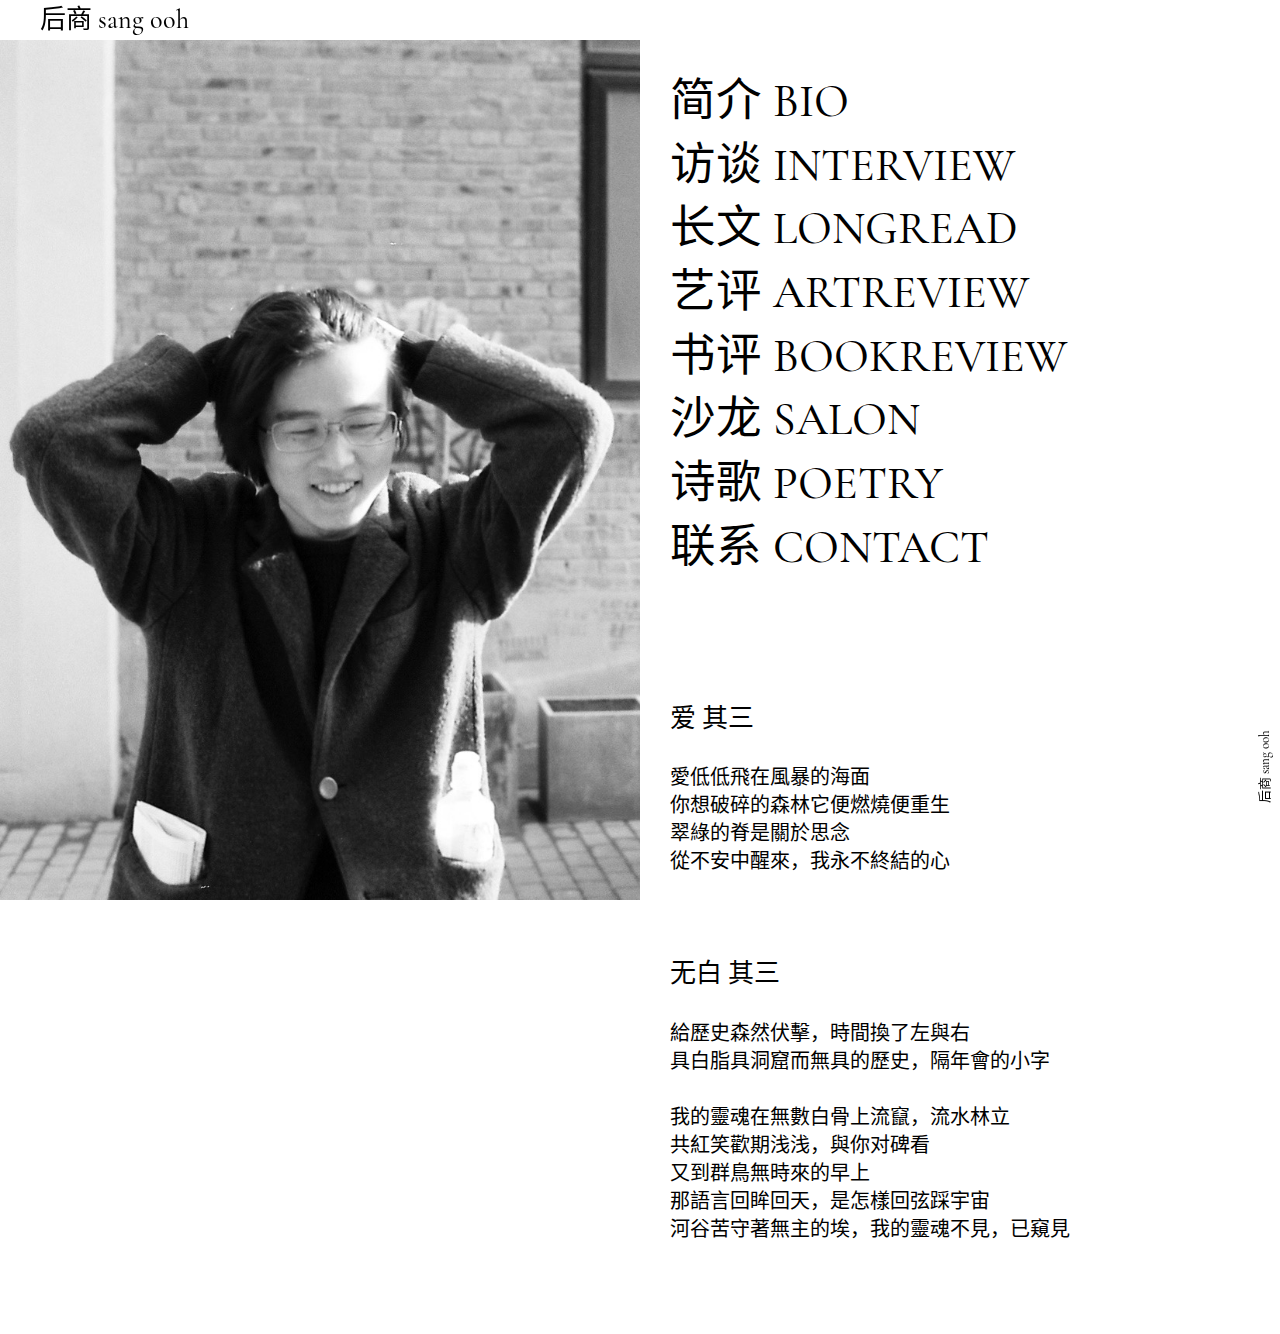
<file: index.html>
<!DOCTYPE html>
<html lang="zh-cn">

<head>
    <meta http-equiv="Content-Type" content="text/html; charset=UTF-8">
    <meta name="viewport" content="width=device-width, initial-scale=1">
    <style>
        @font-face {
            font-family: 'Cormorant Garamond';
            font-style: normal;
            font-weight: 500;
            src: local('Cormorant Garamond Medium'), local('CormorantGaramond-Medium'), url('https://doublenine18.github.io/theme/fonts/cormorant-garamond-v7-latin-500.woff2') format('woff2'), url('https://doublenine18.github.io/theme/fonts/cormorant-garamond-v7-latin-500.woff') format('woff');
        }

        @font-face {
            font-family: 'Cormorant Garamond';
            font-style: italic;
            font-weight: 500;
            src: local('Cormorant Garamond Medium Italic'), local('CormorantGaramond-MediumItalic'), url('https://doublenine18.github.io/theme/fonts/cormorant-garamond-v7-latin-500italic.woff2') format('woff2'), url('https://doublenine18.github.io/theme/fonts/cormorant-garamond-v7-latin-500italic.woff') format('woff');
        }
    </style>
    <title>后商 sang ooh</title>
    <meta name="description"
        content=" A good Friend.  ">
    <meta name="robots" content="index, follow">
    <meta property="og:locale" content="zh-cn">
    <meta property="og:locale:alternate" content="en_US">
    <meta property="og:type" content="article">
    <meta property="og:title" content="后商 sang ooh">
    <meta property="og:description"
        content=" A good Friend. ">
    <meta property="og:url" content="https://doublenine18.github.io/">
    <meta property="og:site_name" content="后商 sang ooh">
    <meta property="og:image" content="https://doublenine18.github.io/theme/index.jpg">
    <!-- <meta name="twitter:card" content="summary">
    <meta name="twitter:description"
        content=" Lutz Seiler erhält für »Stern 111« den Preis der Leipziger Buchmesse 2020 in der Kategorie Belletristik.">
    <meta name="twitter:title" content="Lutz Seiler">
    <meta name="twitter:image" content="https://doublenine18.github.io/theme/index.jpg"> -->
    <link rel="stylesheet" href="https://doublenine18.github.io/theme/bundled.style.css">
</head>

<body class="home">
    <header class="uk-container uk-container-expand ls-header" data-uk-sticky>
        <nav class="uk-navbar-container uk-navbar-transparent" data-uk-navbar>
            <div class="uk-navbar-left uk-width-1-2@m">
                <a class="ls-logo" href="/" style="font-size: 26px; line-height: 36px;">后商 sang ooh</a>
                <ul class="uk-navbar-nav ls-nav ls-nav__main uk-visible@m"></ul>
            </div>
            <div class="uk-navbar-right uk-width-1-2@m">
                <ul class="uk-navbar-nav ls-nav ls-nav__sub uk-visible@s"></ul>
            </div>
            <a href="#" class="ls-toggle-icon uk-hidden@m" data-uk-icon="icon: menu; ratio: 1.5"
                data-uk-toggle="target: #offcanvas-nav"></a>
        </nav>
    </header>
    <div class="content" id="content">
        <div class="uk-grid-collapse uk-child-width-1-2@s" data-uk-grid>
            <div>
                <div class="ls-img_sticky" data-uk-sticky="offset: 40; media: 640">
                    <div class="ls-figure notwork" style="background-color:#DFE2D9">
                        <img data-src="https://doublenine18.github.io/theme/index.jpg" data-uk-cover="media: 640"
                            alt="后商 sang ooh" data-uk-img>
                    </div>
                </div>
            </div>
            <div>
                <div class="ls-padding">
                    <div class="ls-content">
                        <div>
                            <ul class="ls-nav-start uk-h1">
                                <li class=""><a href="https://doublenine18.github.io/bio.html"><span data-name="Bio">简介 BIO</span></a></li>
                                <li class=""><a href="https://doublenine18.github.io/interview.html"><span data-name="Interview">访谈 INTERVIEW</span></a></li>
                                <li class=""><a href="https://doublenine18.github.io/longread.html"><span data-name="Longread">长文 LONGREAD</span></a></li>
                                <li class=""><a href="https://doublenine18.github.io/artreview.html"><span data-name="Artreview">艺评 ARTREVIEW</span></a></li>
                                <li class=""><a href="https://doublenine18.github.io/bookreview.html"><span data-name="bookreview">书评 BOOKREVIEW</span></a></li>
                                <li class=""><a href="https://doublenine18.github.io/salon.html"><span data-name="Salon">沙龙 SALON</span></a></li>
                                <li class=""><a href="https://doublenine18.github.io/poetry.html"><span data-name="Poetry">诗歌 POETRY</span></a></li>
                                <li class=""><a href="https://doublenine18.github.io/contact.html"><span data-name="Contact">联系 CONTACT</span></a></li>
                            </ul>
                        </div>
                        <div class="ls-padding-hor">
                            <div class="txt">
                                <h2>爱 其三</h2>
                                <p>愛低低飛在風暴的海面<br>
                                    你想破碎的森林它便燃燒便重生<br>
                                    翠綠的脊是關於思念<br>
                                    從不安中醒來，我永不終結的心<br></p>
                            </div>
                            <div class="txt eventlist">
                                <h2>无白 其三</h2>
                                <div class="ls-event">
                                    <!-- <h3 class="ls-event__title">Lutz Seiler liest aus seinem Werk und spricht zum Thema
                                        »Literatur und Zeitgeschehen«</h3>
                                    <p class="ls-event__subtitle">Moderation: Michael Braun</p> -->
                                    <p>給歷史森然伏擊，時間換了左與右<br>
                                    具白脂具洞窟而無具的歷史，隔年會的小字<br>
                                    <br>
                                    我的靈魂在無數白骨上流竄，流水林立<br>
                                    共紅笑歡期浅浅，與你对碑看<br>
                                    又到群鳥無時來的早上<br>
                                    那語言回眸回天，是怎樣回弦踩宇宙<br>
                                    河谷苦守著無主的埃，我的靈魂不見，已窺見<br></p>
                                </div>
                            </div>
                        </div>
                    </div>
                </div>
            </div>
        </div>
    </div>
    <ul class="uk-navbar-nav nav_meta rotate">
        <li>
            <a href="https://doublenine18.github.io">后商 sang ooh</a>
        </li>
    </ul>
    <div id="offcanvas-nav" data-uk-offcanvas="mode: none; flip: true;">
        <div class="uk-offcanvas-bar">
            <a href="#" class="ls-toggle-icon__close uk-offcanvas-close" data-uk-icon="icon: close; ratio: 1.5"></a>
            <ul class="ls-offcanvas-nav uk-h1"></ul>
        </div>
    </div>
    <script src="https://doublenine18.github.io/theme/bundled.script.js"></script>
</body>

</html>
</file>
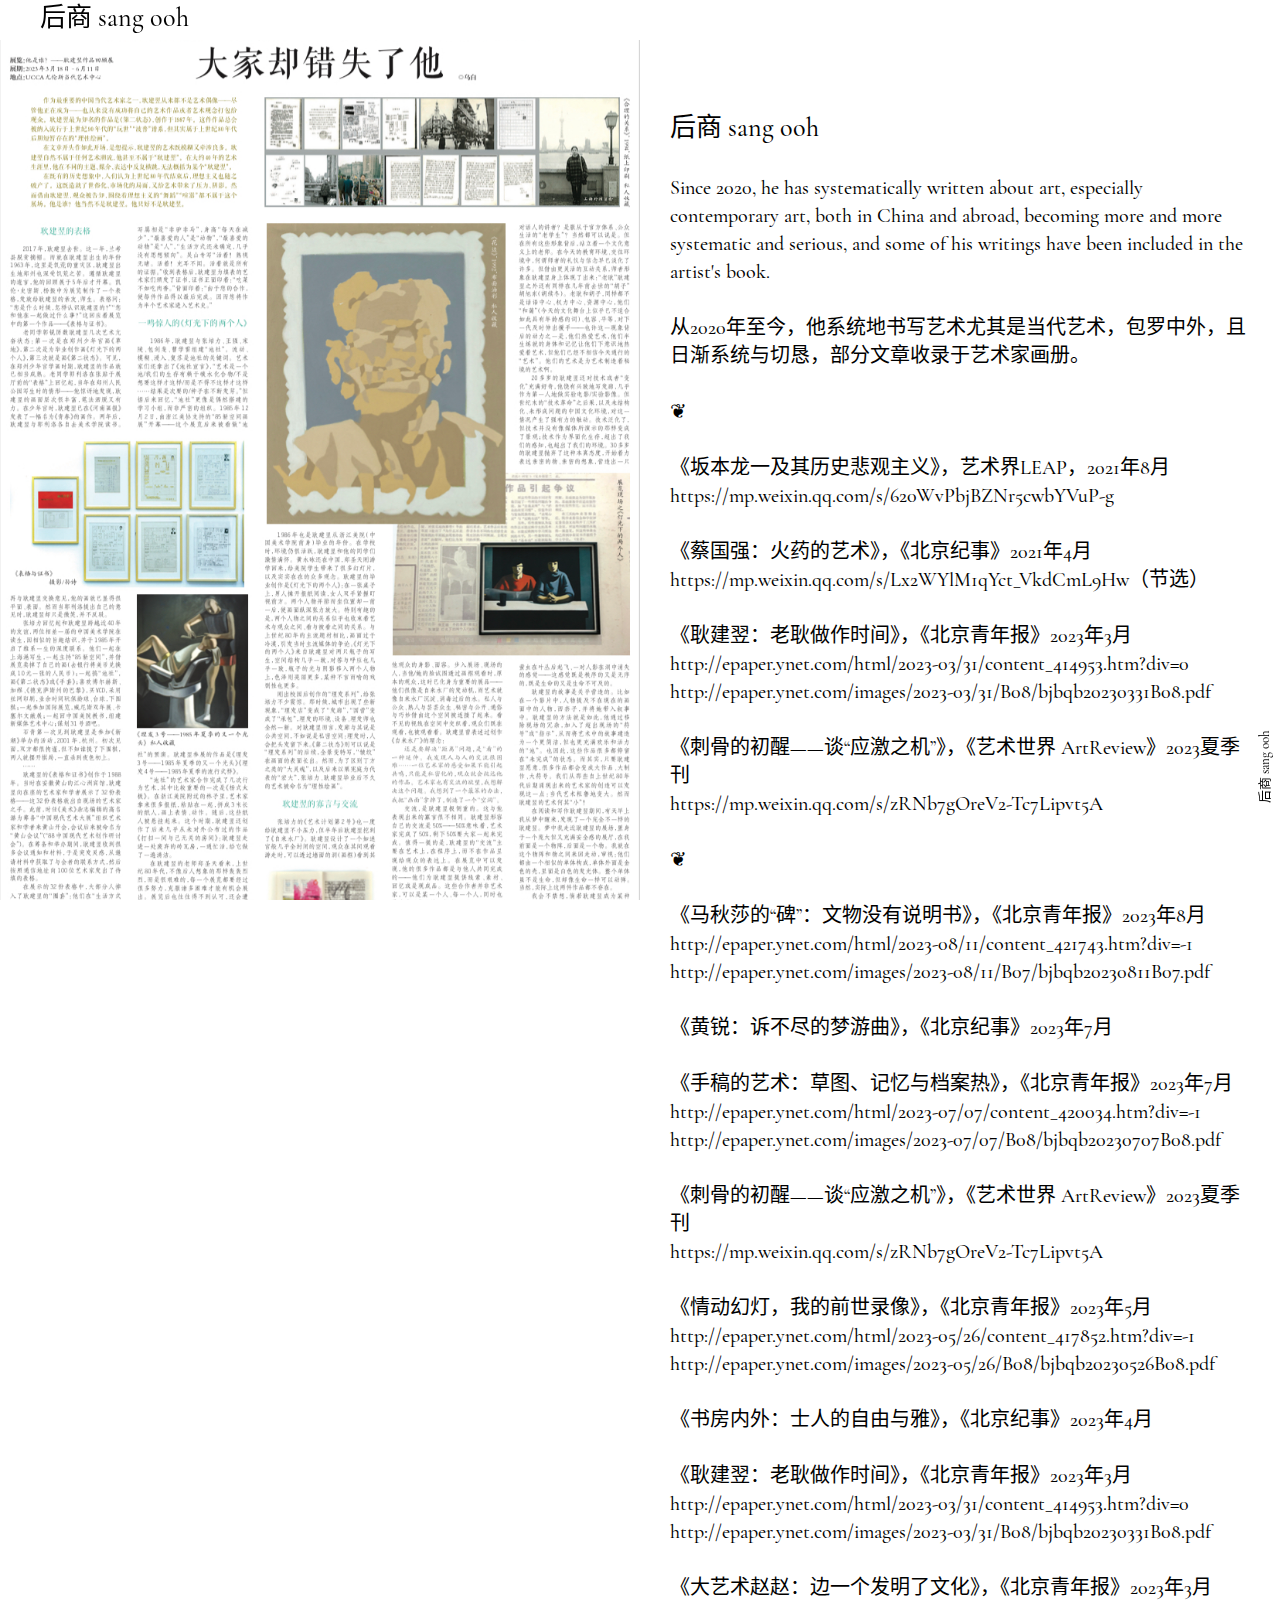
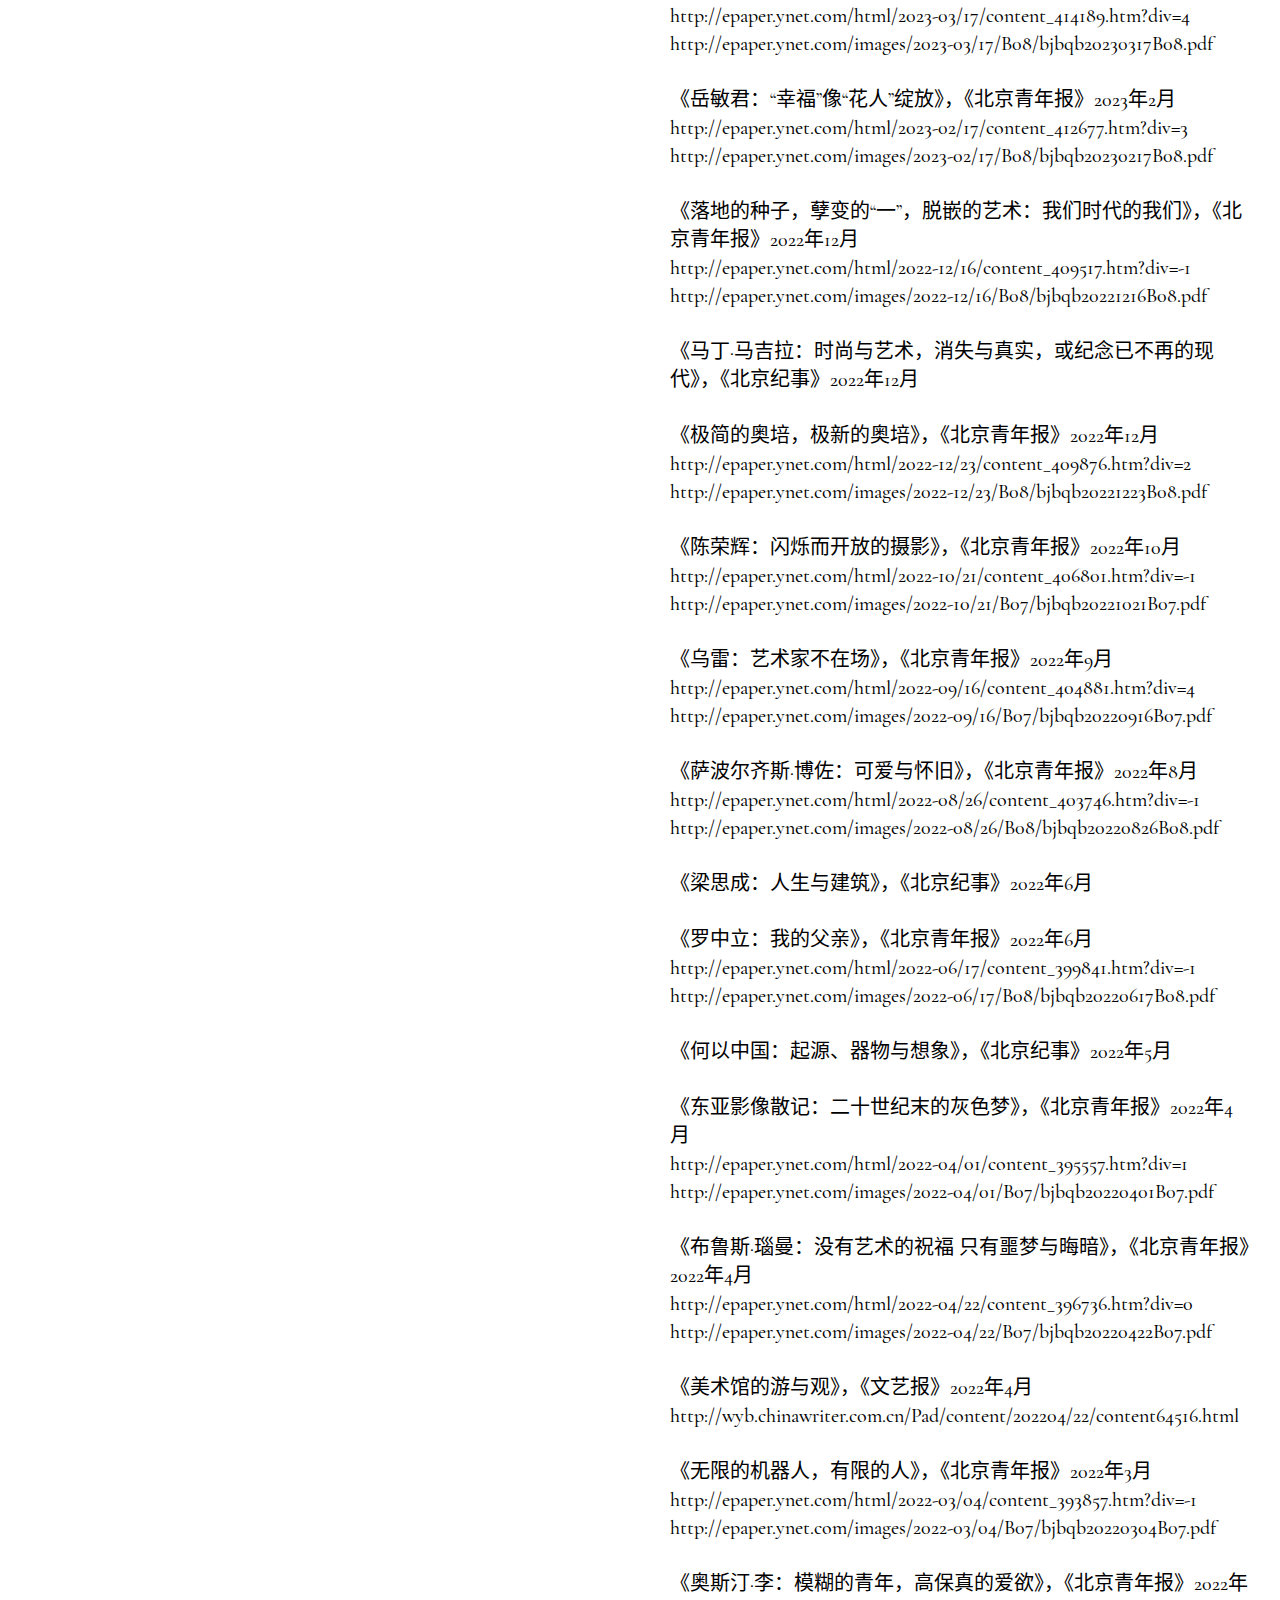
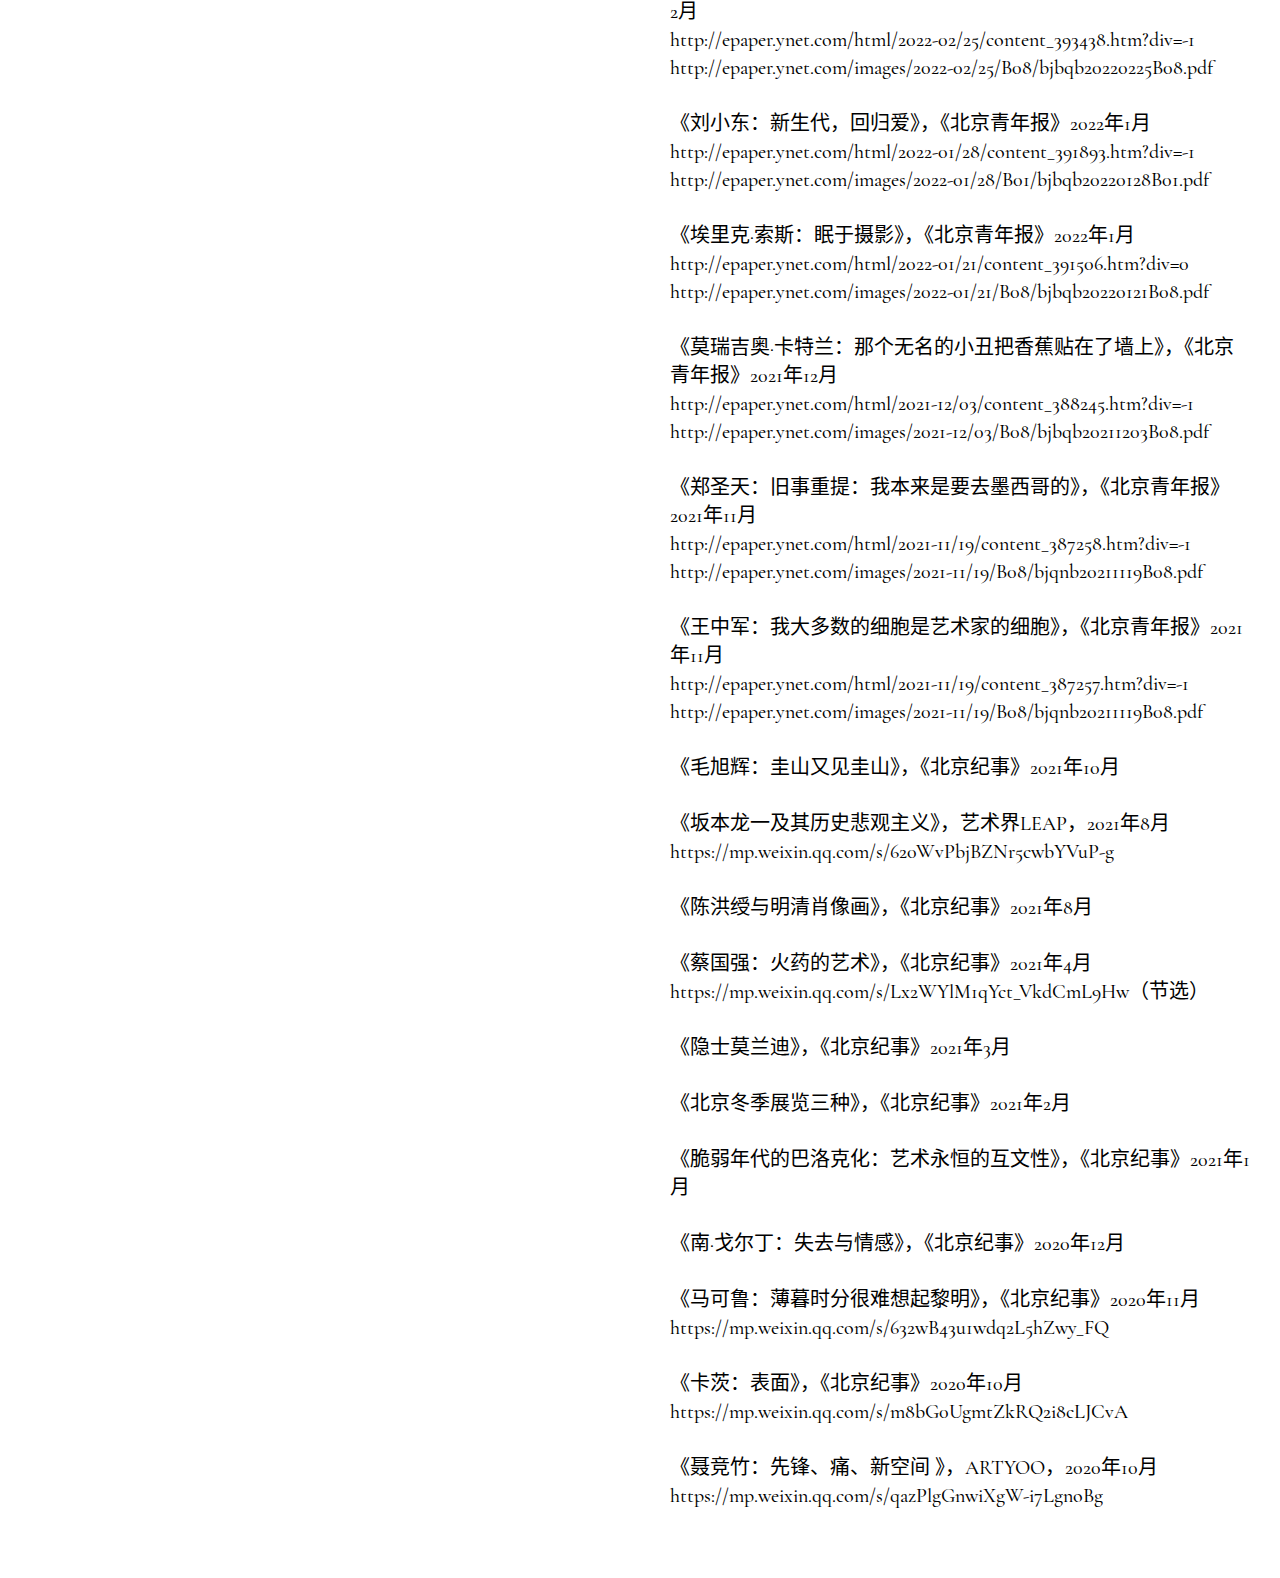
<file: artreview.html>
<!DOCTYPE html>
<html lang="zh-cn">

<head>
    <meta http-equiv="Content-Type" content="text/html; charset=UTF-8">
    <meta name="viewport" content="width=device-width, initial-scale=1">
    <style>
        @font-face {
            font-family: 'Cormorant Garamond';
            font-style: normal;
            font-weight: 500;
            src: local('Cormorant Garamond Medium'), local('CormorantGaramond-Medium'), url('https://doublenine18.github.io/theme/fonts/cormorant-garamond-v7-latin-500.woff2') format('woff2'), url('https://doublenine18.github.io/theme/fonts/cormorant-garamond-v7-latin-500.woff') format('woff');
        }

        @font-face {
            font-family: 'Cormorant Garamond';
            font-style: italic;
            font-weight: 500;
            src: local('Cormorant Garamond Medium Italic'), local('CormorantGaramond-MediumItalic'), url('https://doublenine18.github.io/theme/fonts/cormorant-garamond-v7-latin-500italic.woff2') format('woff2'), url('https://doublenine18.github.io/theme/fonts/cormorant-garamond-v7-latin-500italic.woff') format('woff');
        }
    </style>
    <title>后商 sang ooh</title>
    <meta name="description" content="">
    <meta name="robots" content="index, follow">
    <meta property="og:locale" content="zh-cn">
    <meta property="og:locale:alternate" content="en_US">
    <meta property="og:type" content="article">
    <meta property="og:title" content="后商 sang ooh">
    <meta property="og:description" content=" A Good Friend. ">
    <meta property="og:url" content="https://doublenine18.github.io/artreview.html">
    <meta property="og:site_name" content="后商 sang ooh">
    <meta property="og:image" content="https://doublenine18.github.io/theme/artreview.jpg">
    <!-- <meta name="twitter:card" content="summary">
    <meta name="twitter:description" content="">
    <meta name="twitter:title" content="Leben / Lutz Seiler">
    <meta name="twitter:image" content="https://lutzseiler.de/media/bio.jpg"> -->
    <link rel="stylesheet" href="https://doublenine18.github.io/theme/bundled.style.css">
</head>

<body class="cat6 art6">
    <header class="uk-container uk-container-expand ls-header" data-uk-sticky>
        <nav class="uk-navbar-container uk-navbar-transparent" data-uk-navbar>
            <div class="uk-navbar-left uk-width-1-2@m">
                <a class="ls-logo" href="/" style="font-size: 26px; line-height: 36px;">后商 sang ooh</a>
                <ul class="uk-navbar-nav ls-nav ls-nav__main uk-visible@m">
                    <li class=""><a href="https://doublenine18.github.io/bio.html"><span data-name="Bio">Bio</span></a>
                    </li>
                    <li class=""><a href="https://doublenine18.github.io/interview.html"><span
                                data-name="Interview">Interview</span></a></li>
                    <li class=""><a href="https://doublenine18.github.io/longread.html"><span
                                data-name="Longread">Longread</span></a></li>
                    <li class=""><a href="https://doublenine18.github.io/artreview.html"><span
                                data-name="Artreview">Artreview</span></a></li>
                    <li class=""><a href="https://doublenine18.github.io/bookreview.html"><span data-name="Bookreview">Bookreview</span></a></li>

                    <li class=""><a href="https://doublenine18.github.io/salon.html"><span
                                data-name="Salon">Salon</span></a></li>
                    <li class=""><a href="https://doublenine18.github.io/poetry.html"><span
                                data-name="Poetry">Poetry</span></a></li>
                    <li class=""><a href="https://doublenine18.github.io/contact.html"><span
                                data-name="Contact">Contact</span></a></li>
                </ul>
            </div>
            <div class="uk-navbar-right uk-width-1-2@m">
                <ul class="uk-navbar-nav ls-nav ls-nav__sub uk-visible@s"></ul>
            </div>
            <a href="#" class="ls-toggle-icon uk-hidden@m" data-uk-icon="icon: menu; ratio: 1.5"
                data-uk-toggle="target: #offcanvas-nav"></a>
        </nav>
    </header>
    <div class="content" id="content">
        <div class="uk-grid-collapse uk-child-width-1-2@s" data-uk-grid>
            <div>
                <div class="ls-img_sticky" data-uk-sticky="offset: 40; media: 640">
                    <div class="ls-figure notwork" style="background-image:url(&#39;/theme/artreview.jpg&#39;)">
                        <img data-src="https://doublenine18.github.io/theme/artreview.jpg" data-uk-cover="media: 640"
                            alt=" 后商 sang ooh " src="https://doublenine18.github.io/theme/artreview.jpg" data-uk-img>
                        <!-- <div class="ls-copy uk-position-bottom-left"> 后商 sang ooh </div> -->
                    </div>
                </div>
            </div>
            <div>
                <div class="ls-padding">
                    <div class="ls-content">
                        <div class="txt">
                            <h2>后商 sang ooh</h2>

                            <p>Since 2020, he has systematically written about art, especially contemporary art, both in
                                China and abroad, becoming more and more systematic and serious, and some of his
                                writings have been included in the artist's book.</p>
                            <p>从2020年至今，他系统地书写艺术尤其是当代艺术，包罗中外，且日渐系统与切恳，部分文章收录于艺术家画册。</p>


                            ❦

                            <p>《坂本龙一及其历史悲观主义》，艺术界LEAP，2021年8月<br>
                                https://mp.weixin.qq.com/s/620WvPbjBZNr5cwbYVuP-g</p>

                            <p>《蔡国强：火药的艺术》，《北京纪事》2021年4月<br>
                                https://mp.weixin.qq.com/s/Lx2WYlM1qYct_VkdCmL9Hw（节选）</p>

                            <p>《耿建翌：老耿做作时间》，《北京青年报》2023年3月<br>
                                http://epaper.ynet.com/html/2023-03/31/content_414953.htm?div=0<br>
                                http://epaper.ynet.com/images/2023-03/31/B08/bjbqb20230331B08.pdf</p>

                            <p>《刺骨的初醒——谈“应激之机”》，《艺术世界 ArtReview》2023夏季刊<br>
                                https://mp.weixin.qq.com/s/zRNb7gOreV2-Tc7Lipvt5A</p>


                            ❦

                            <p>《马秋莎的“碑”：文物没有说明书》，《北京青年报》2023年8月<br>
                                http://epaper.ynet.com/html/2023-08/11/content_421743.htm?div=-1<br>
                                http://epaper.ynet.com/images/2023-08/11/B07/bjbqb20230811B07.pdf</p>

                            <p>《黄锐：诉不尽的梦游曲》，《北京纪事》2023年7月</p>

                            <p>《手稿的艺术：草图、记忆与档案热》，《北京青年报》2023年7月<br>
                                http://epaper.ynet.com/html/2023-07/07/content_420034.htm?div=-1<br>
                                http://epaper.ynet.com/images/2023-07/07/B08/bjbqb20230707B08.pdf</p>

                            <p>《刺骨的初醒——谈“应激之机”》，《艺术世界 ArtReview》2023夏季刊<br>
                                https://mp.weixin.qq.com/s/zRNb7gOreV2-Tc7Lipvt5A</p>

                            <p>《情动幻灯，我的前世录像》，《北京青年报》2023年5月<br>
                                http://epaper.ynet.com/html/2023-05/26/content_417852.htm?div=-1<br>
                                http://epaper.ynet.com/images/2023-05/26/B08/bjbqb20230526B08.pdf</p>

                            <p>《书房内外：士人的自由与雅》，《北京纪事》2023年4月</p>

                            <p>《耿建翌：老耿做作时间》，《北京青年报》2023年3月<br>
                                http://epaper.ynet.com/html/2023-03/31/content_414953.htm?div=0<br>
                                http://epaper.ynet.com/images/2023-03/31/B08/bjbqb20230331B08.pdf</p>

                            <p>《大艺术赵赵：边一个发明了文化》，《北京青年报》2023年3月<br>
                                http://epaper.ynet.com/html/2023-03/17/content_414189.htm?div=4<br>
                                http://epaper.ynet.com/images/2023-03/17/B08/bjbqb20230317B08.pdf</p>

                            <p>《岳敏君：“幸福”像“花人”绽放》，《北京青年报》2023年2月<br>
                                http://epaper.ynet.com/html/2023-02/17/content_412677.htm?div=3<br>
                                http://epaper.ynet.com/images/2023-02/17/B08/bjbqb20230217B08.pdf</p>

                            <p>《落地的种子，孽变的“一”，脱嵌的艺术：我们时代的我们》，《北京青年报》2022年12月<br>
                                http://epaper.ynet.com/html/2022-12/16/content_409517.htm?div=-1<br>
                                http://epaper.ynet.com/images/2022-12/16/B08/bjbqb20221216B08.pdf</p>

                            <p>《马丁·马吉拉：时尚与艺术，消失与真实，或纪念已不再的现代》，《北京纪事》2022年12月</p>

                            <p>《极简的奥培，极新的奥培》，《北京青年报》2022年12月<br>
                                http://epaper.ynet.com/html/2022-12/23/content_409876.htm?div=2<br>
                                http://epaper.ynet.com/images/2022-12/23/B08/bjbqb20221223B08.pdf</p>

                            <p>《陈荣辉：闪烁而开放的摄影》，《北京青年报》2022年10月<br>
                                http://epaper.ynet.com/html/2022-10/21/content_406801.htm?div=-1<br>
                                http://epaper.ynet.com/images/2022-10/21/B07/bjbqb20221021B07.pdf</p>

                            <p>《乌雷：艺术家不在场》，《北京青年报》2022年9月<br>
                                http://epaper.ynet.com/html/2022-09/16/content_404881.htm?div=4<br>
                                http://epaper.ynet.com/images/2022-09/16/B07/bjbqb20220916B07.pdf</p>

                            <p>《萨波尔齐斯·博佐：可爱与怀旧》，《北京青年报》2022年8月<br>
                                http://epaper.ynet.com/html/2022-08/26/content_403746.htm?div=-1<br>
                                http://epaper.ynet.com/images/2022-08/26/B08/bjbqb20220826B08.pdf</p>

                            <p>《梁思成：人生与建筑》，《北京纪事》2022年6月</p>

                            <p>《罗中立：我的父亲》，《北京青年报》2022年6月<br>
                                http://epaper.ynet.com/html/2022-06/17/content_399841.htm?div=-1<br>
                                http://epaper.ynet.com/images/2022-06/17/B08/bjbqb20220617B08.pdf</p>

                            <p>《何以中国：起源、器物与想象》，《北京纪事》2022年5月</p>

                            <p>《东亚影像散记：二十世纪末的灰色梦》，《北京青年报》2022年4月<br>
                                http://epaper.ynet.com/html/2022-04/01/content_395557.htm?div=1<br>
                                http://epaper.ynet.com/images/2022-04/01/B07/bjbqb20220401B07.pdf</p>

                            <p>《布鲁斯·瑙曼：没有艺术的祝福 只有噩梦与晦暗》，《北京青年报》2022年4月<br>
                                http://epaper.ynet.com/html/2022-04/22/content_396736.htm?div=0<br>
                                http://epaper.ynet.com/images/2022-04/22/B07/bjbqb20220422B07.pdf</p>

                            <p>《美术馆的游与观》，《文艺报》2022年4月<br>
                                http://wyb.chinawriter.com.cn/Pad/content/202204/22/content64516.html</p>

                            <p>《无限的机器人，有限的人》，《北京青年报》2022年3月<br>
                                http://epaper.ynet.com/html/2022-03/04/content_393857.htm?div=-1<br>
                                http://epaper.ynet.com/images/2022-03/04/B07/bjbqb20220304B07.pdf</p>

                            <p>《奥斯汀·李：模糊的青年，高保真的爱欲》，《北京青年报》2022年2月<br>
                                http://epaper.ynet.com/html/2022-02/25/content_393438.htm?div=-1<br>
                                http://epaper.ynet.com/images/2022-02/25/B08/bjbqb20220225B08.pdf</p>

                            <p>《刘小东：新生代，回归爱》，《北京青年报》2022年1月<br>
                                http://epaper.ynet.com/html/2022-01/28/content_391893.htm?div=-1<br>
                                http://epaper.ynet.com/images/2022-01/28/B01/bjbqb20220128B01.pdf</p>

                            <p>《埃里克·索斯：眠于摄影》，《北京青年报》2022年1月<br>
                                http://epaper.ynet.com/html/2022-01/21/content_391506.htm?div=0<br>
                                http://epaper.ynet.com/images/2022-01/21/B08/bjbqb20220121B08.pdf</p>

                            <p>《莫瑞吉奥·卡特兰：那个无名的小丑把香蕉贴在了墙上》，《北京青年报》2021年12月<br>
                                http://epaper.ynet.com/html/2021-12/03/content_388245.htm?div=-1<br>
                                http://epaper.ynet.com/images/2021-12/03/B08/bjbqb20211203B08.pdf</p>

                            <p>《郑圣天：旧事重提：我本来是要去墨西哥的》，《北京青年报》2021年11月<br>
                                http://epaper.ynet.com/html/2021-11/19/content_387258.htm?div=-1<br>
                                http://epaper.ynet.com/images/2021-11/19/B08/bjqnb20211119B08.pdf</p>

                            <p>《王中军：我大多数的细胞是艺术家的细胞》，《北京青年报》2021年11月<br>
                                http://epaper.ynet.com/html/2021-11/19/content_387257.htm?div=-1<br>
                                http://epaper.ynet.com/images/2021-11/19/B08/bjqnb20211119B08.pdf</p>

                            <p>《毛旭辉：圭山又见圭山》，《北京纪事》2021年10月</p>

                            <p>《坂本龙一及其历史悲观主义》，艺术界LEAP，2021年8月<br>
                                https://mp.weixin.qq.com/s/620WvPbjBZNr5cwbYVuP-g</p>

                            <p>《陈洪绶与明清肖像画》，《北京纪事》2021年8月</p>

                            <p>《蔡国强：火药的艺术》，《北京纪事》2021年4月<br>
                                https://mp.weixin.qq.com/s/Lx2WYlM1qYct_VkdCmL9Hw（节选）</p>

                            <p>《隐士莫兰迪》，《北京纪事》2021年3月</p>

                            <p>《北京冬季展览三种》，《北京纪事》2021年2月</p>

                            <p>《脆弱年代的巴洛克化：艺术永恒的互文性》，《北京纪事》2021年1月</p>

                            <p>《南·戈尔丁：失去与情感》，《北京纪事》2020年12月</p>

                            <p>《马可鲁：薄暮时分很难想起黎明》，《北京纪事》2020年11月<br>
                                https://mp.weixin.qq.com/s/632wB43u1wdq2L5hZwy_FQ</p>

                            <p>《卡茨：表面》，《北京纪事》2020年10月<br>
                                https://mp.weixin.qq.com/s/m8bG0UgmtZkRQ2i8cLJCvA</p>

                            <p>《聂竞竹：先锋、痛、新空间 》，ARTYOO，2020年10月<br>
                                https://mp.weixin.qq.com/s/qazPlgGnwiXgW-i7LgnoBg</p>

                        </div>
                    </div>
                </div>
            </div>
        </div>
    </div>
    <ul class="uk-navbar-nav nav_meta rotate">
        <li>
            <a href="https://doublenine18.github.io/">后商 sang ooh</a>
        </li>
    </ul>
    <div id="offcanvas-nav" data-uk-offcanvas="mode: none; flip: true;">
        <div class="uk-offcanvas-bar">
            <a href="#" class="ls-toggle-icon__close uk-offcanvas-close" data-uk-icon="icon: close; ratio: 1.5"></a>
            <ul class="ls-offcanvas-nav uk-h1">
                <li class=""><a href="https://doublenine18.github.io/bio.html"><span data-name="Bio">BIO</span></a></li>
                <li class=""><a href="https://doublenine18.github.io/interview.html"><span
                            data-name="Interview">INTERVIEW</span></a></li>
                <li class=""><a href="https://doublenine18.github.io/longread.html"><span
                            data-name="Longread">LONGREAD</span></a></li>
                <li class=""><a href="https://doublenine18.github.io/artreview.html"><span
                            data-name="Artreview">ARTREVIEW</span></a></li>
                <li class=""><a href="https://doublenine18.github.io/bookreview.html"><span
                            data-name="Bookreview">BOOKREVIEW</span></a></li>
                <li class=""><a href="https://doublenine18.github.io/salon.html"><span
                            data-name="Salon">SALON</span></a></li>
                <li class=""><a href="https://doublenine18.github.io/poetry.html"><span
                            data-name="Poetry">POETRY</span></a></li>
                <li class=""><a href="https://doublenine18.github.io/contact.html"><span
                            data-name="Contact">CONTACT</span></a></li>
            </ul>
        </div>
    </div>
    <script src="https://doublenine18.github.io/theme/bundled.script.js"></script>
</body>

</html>
</file>
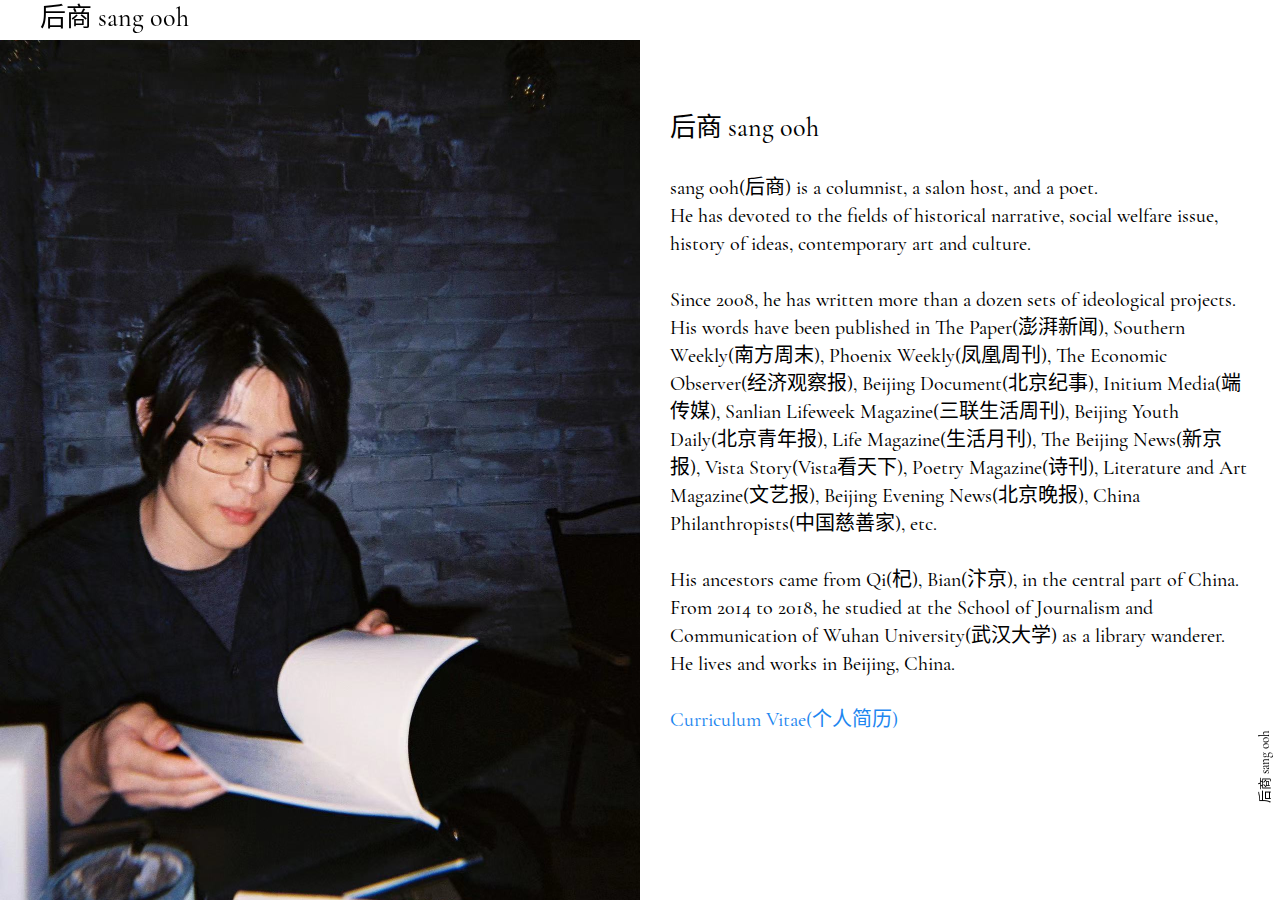
<file: bio.html>
<!DOCTYPE html>
<html lang="zh-cn">

<head>
    <meta http-equiv="Content-Type" content="text/html; charset=UTF-8">
    <meta name="viewport" content="width=device-width, initial-scale=1">
    <style>
        @font-face {
            font-family: 'Cormorant Garamond';
            font-style: normal;
            font-weight: 500;
            src: local('Cormorant Garamond Medium'), local('CormorantGaramond-Medium'), url('https://doublenine18.github.io/theme/fonts/cormorant-garamond-v7-latin-500.woff2') format('woff2'), url('https://doublenine18.github.io/theme/fonts/cormorant-garamond-v7-latin-500.woff') format('woff');
        }

        @font-face {
            font-family: 'Cormorant Garamond';
            font-style: italic;
            font-weight: 500;
            src: local('Cormorant Garamond Medium Italic'), local('CormorantGaramond-MediumItalic'), url('https://doublenine18.github.io/theme/fonts/cormorant-garamond-v7-latin-500italic.woff2') format('woff2'), url('https://doublenine18.github.io/theme/fonts/cormorant-garamond-v7-latin-500italic.woff') format('woff');
        }
    </style>
    <title>后商 sang ooh</title>
    <meta name="description" content="">
    <meta name="robots" content="index, follow">
    <meta property="og:locale" content="zh-cn">
    <meta property="og:locale:alternate" content="en_US">
    <meta property="og:type" content="article">
    <meta property="og:title" content="后商 sang ooh">
    <meta property="og:description" content=" A Good Friend. ">
    <meta property="og:url" content="https://doublenine18.github.io/bio.html">
    <meta property="og:site_name" content="后商 sang ooh">
    <meta property="og:image" content="https://doublenine18.github.io/theme/bio.jpg">
    <!-- <meta name="twitter:card" content="summary">
    <meta name="twitter:description" content="">
    <meta name="twitter:title" content="Leben / Lutz Seiler">
    <meta name="twitter:image" content="https://lutzseiler.de/media/bio.jpg"> -->
    <link rel="stylesheet" href="https://doublenine18.github.io/theme/bundled.style.css">
</head>

<body class="cat6 art6">
    <header class="uk-container uk-container-expand ls-header" data-uk-sticky>
        <nav class="uk-navbar-container uk-navbar-transparent" data-uk-navbar>
            <div class="uk-navbar-left uk-width-1-2@m">
                <a class="ls-logo" href="/" style="font-size: 26px; line-height: 36px;">后商 sang ooh</a>
                <ul class="uk-navbar-nav ls-nav ls-nav__main uk-visible@m">
                    <li class=""><a href="https://doublenine18.github.io/bio.html"><span data-name="Bio">Bio</span></a></li>
                    <li class=""><a href="https://doublenine18.github.io/interview.html"><span data-name="Interview">Interview</span></a></li>
                    <li class=""><a href="https://doublenine18.github.io/longread.html"><span data-name="Longread">Longread</span></a></li>
                    <li class=""><a href="https://doublenine18.github.io/artreview.html"><span data-name="Artreview">Artreview</span></a></li>
                    <li class=""><a href="https://doublenine18.github.io/bookreview.html"><span data-name="Bookreview">Bookreview</span></a></li>
                    <li class=""><a href="https://doublenine18.github.io/salon.html"><span data-name="Salon">Salon</span></a></li>
                    <li class=""><a href="https://doublenine18.github.io/poetry.html"><span data-name="Poetry">Poetry</span></a></li>
                    <li class=""><a href="https://doublenine18.github.io/contact.html"><span data-name="Contact">Contact</span></a></li>
                </ul>
            </div>
            <div class="uk-navbar-right uk-width-1-2@m">
                <ul class="uk-navbar-nav ls-nav ls-nav__sub uk-visible@s"></ul>
            </div>
            <a href="#" class="ls-toggle-icon uk-hidden@m" data-uk-icon="icon: menu; ratio: 1.5"
                data-uk-toggle="target: #offcanvas-nav"></a>
        </nav>
    </header>
    <div class="content" id="content">
        <div class="uk-grid-collapse uk-child-width-1-2@s" data-uk-grid>
            <div>
                <div class="ls-img_sticky" data-uk-sticky="offset: 40; media: 640">
                    <div class="ls-figure notwork" style="background-image:url(&#39;/theme/bio.jpg&#39;)">
                        <img data-src="https://doublenine18.github.io/theme/bio.jpg" data-uk-cover="media: 640"
                            alt=" 后商 sang ooh " src="https://doublenine18.github.io/theme/bio.jpg" data-uk-img>
                        <!-- <div class="ls-copy uk-position-bottom-left"> 后商 sang ooh </div> -->
                    </div>
                </div>
            </div>
            <div>
                <div class="ls-padding">
                    <div class="ls-content">
                        <div class="txt">
                            <h2>后商 sang ooh</h2>
                            <p>sang ooh(后商) is a columnist, a salon host, and a poet. <br>
                                He has devoted to the fields of historical narrative, social welfare issue, history of ideas, contemporary art and culture. <br></p>
                            <p>Since 2008, he has written more than a dozen sets of ideological projects. 
                                His words have been published in The Paper(澎湃新闻), Southern Weekly(南方周末), 
                                Phoenix Weekly(凤凰周刊), The Economic Observer(经济观察报), Beijing Document(北京纪事), 
                                Initium Media(端传媒), Sanlian Lifeweek Magazine(三联生活周刊), Beijing Youth Daily(北京青年报), 
                                Life Magazine(生活月刊), The Beijing News(新京报), Vista Story(Vista看天下), Poetry Magazine(诗刊), 
                                Literature and Art Magazine(文艺报), Beijing Evening News(北京晚报), China Philanthropists(中国慈善家), etc.<br></p>
                            <p>His ancestors came from Qi(杞), Bian(汴京), in the central part of China. 
                                From 2014 to 2018, he studied at the School of Journalism and Communication of Wuhan University(武汉大学) as a library wanderer. <br>
                                He lives and works in Beijing, China.<br></p>

                            <p><a href="https://drive.google.com/file/d/1eHh4KNx77u_oAgIKGqzVhGWqLTQWpGXD/view?usp=sharing">Curriculum Vitae(个人简历)</a></p>
                        </div>
                    </div>
                </div>
            </div>
        </div>
    </div>
    <ul class="uk-navbar-nav nav_meta rotate">
        <li>
            <a href="https://doublenine18.github.io/">后商 sang ooh</a>
        </li>
    </ul>
    <div id="offcanvas-nav" data-uk-offcanvas="mode: none; flip: true;">
        <div class="uk-offcanvas-bar">
            <a href="#" class="ls-toggle-icon__close uk-offcanvas-close" data-uk-icon="icon: close; ratio: 1.5"></a>
            <ul class="ls-offcanvas-nav uk-h1">
                <li class=""><a href="https://doublenine18.github.io/bio.html"><span data-name="Bio">BIO</span></a></li>
                <li class=""><a href="https://doublenine18.github.io/interview.html"><span data-name="Interview">INTERVIEW</span></a></li>
                <li class=""><a href="https://doublenine18.github.io/longread.html"><span data-name="Longread">LONGREAD</span></a></li>
                <li class=""><a href="https://doublenine18.github.io/artreview.html"><span data-name="Artreview">ARTREVIEW</span></a></li>
                <li class=""><a href="https://doublenine18.github.io/bookreview.html"><span data-name="Bookreview">BOOKREVIEW</span></a></li>
                <li class=""><a href="https://doublenine18.github.io/salon.html"><span data-name="Salon">SALON</span></a></li>
                <li class=""><a href="https://doublenine18.github.io/poetry.html"><span data-name="Poetry">POETRY</span></a></li>
                <li class=""><a href="https://doublenine18.github.io/contact.html"><span data-name="Contact">CONTACT</span></a></li>
            </ul>
        </div>
    </div>
    <script src="https://doublenine18.github.io/theme/bundled.script.js"></script>
</body>

</html>
</file>
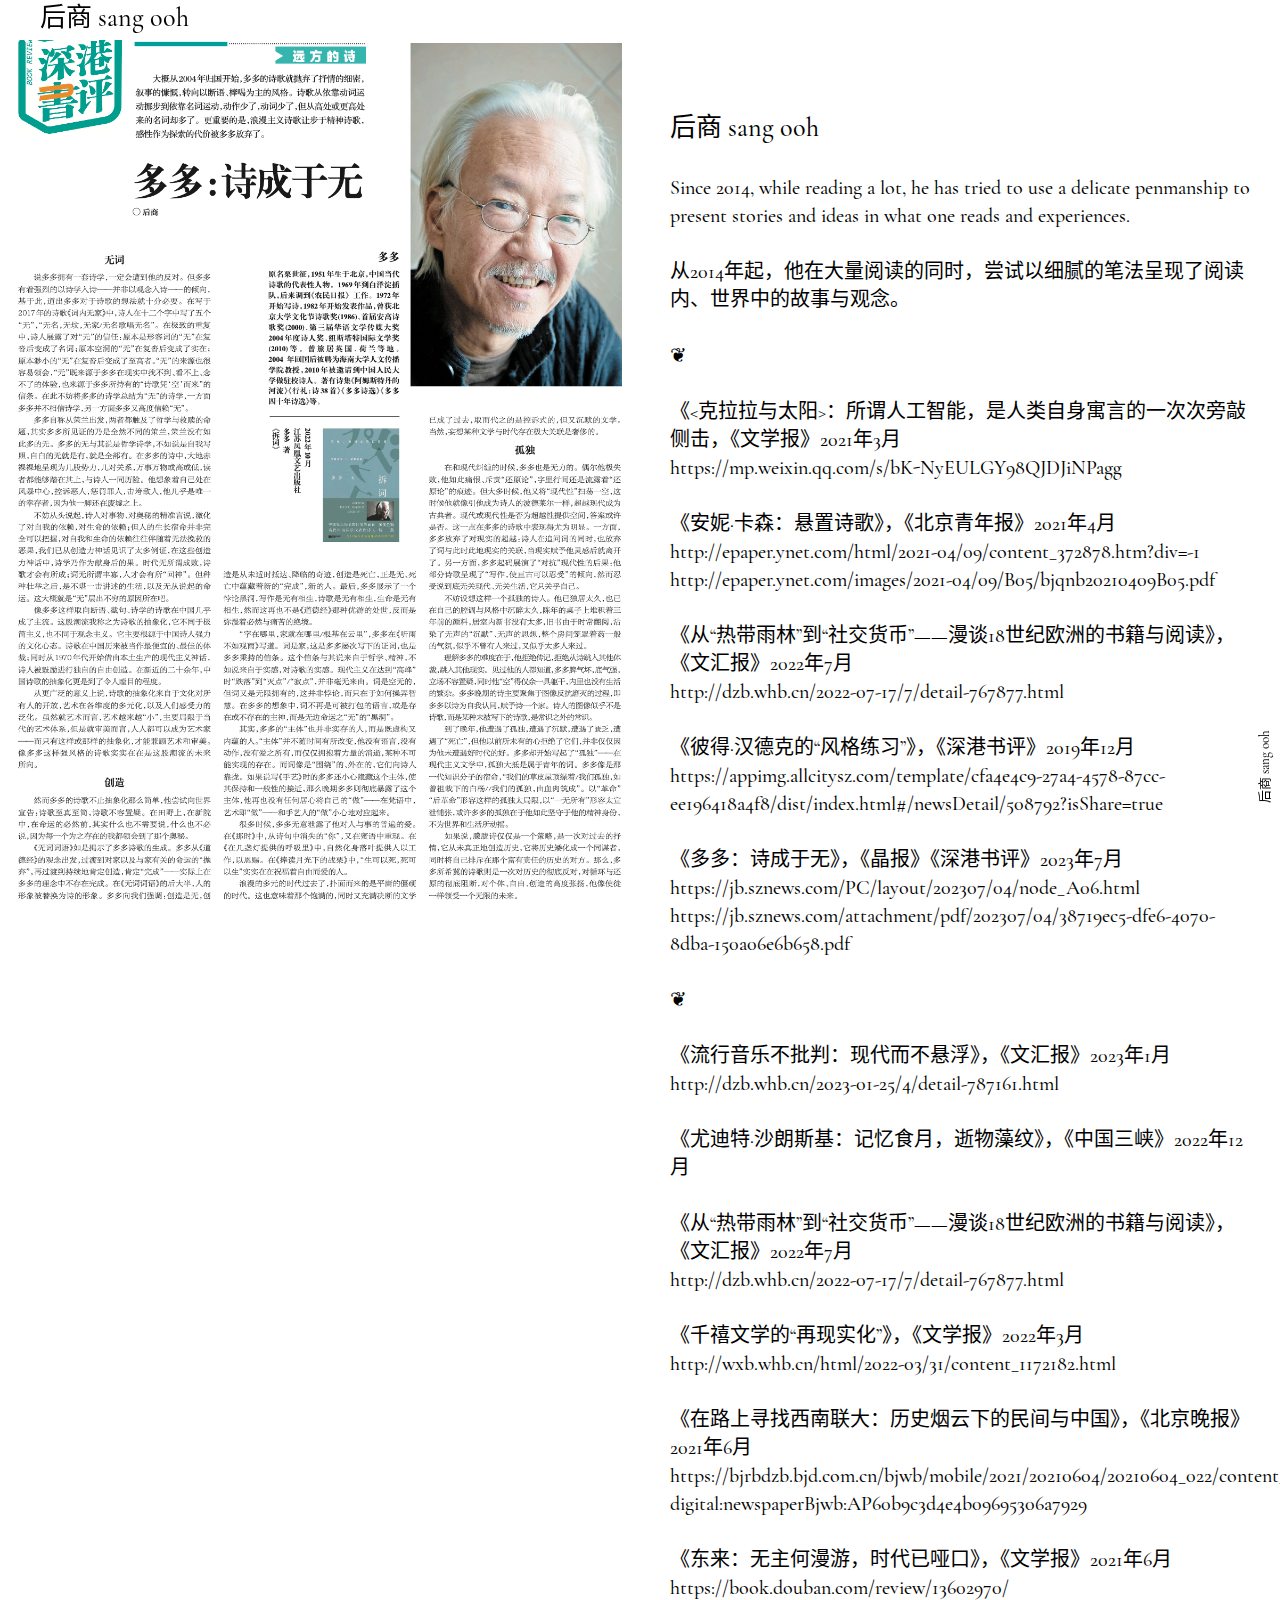
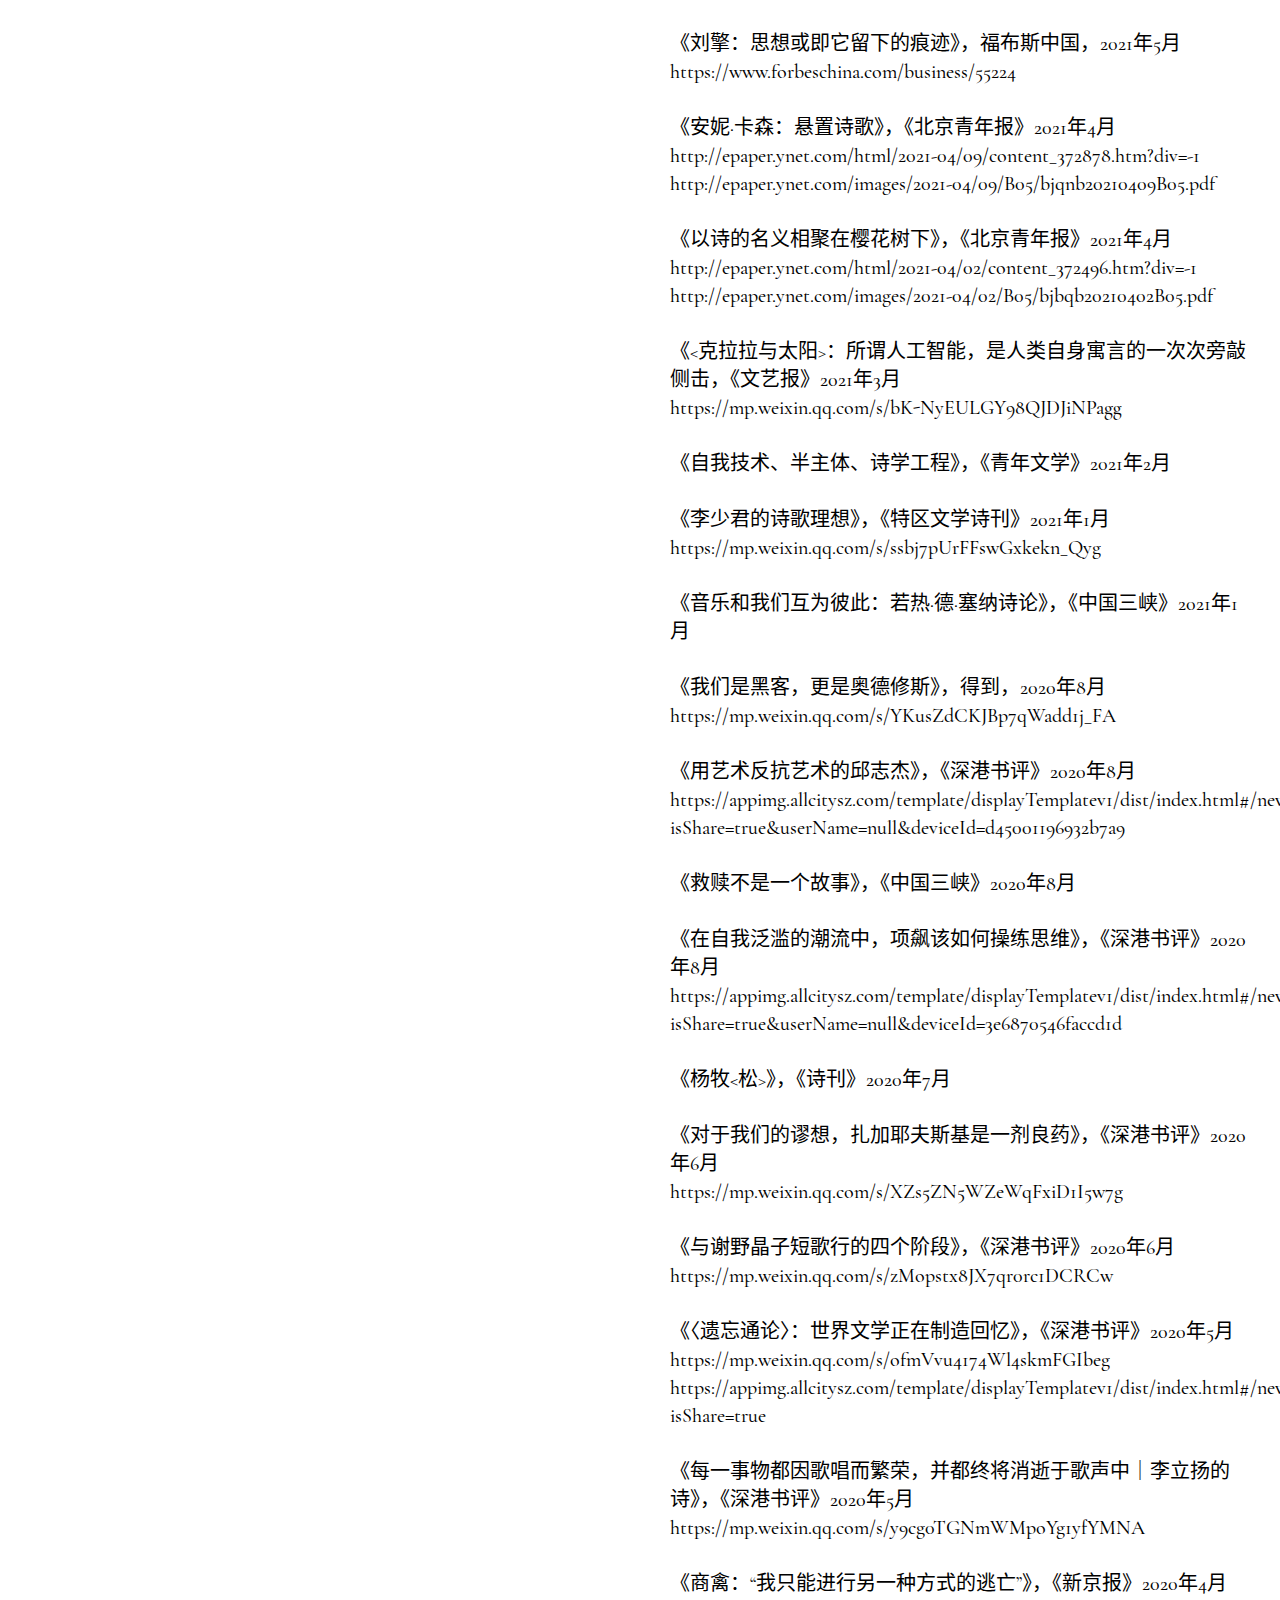
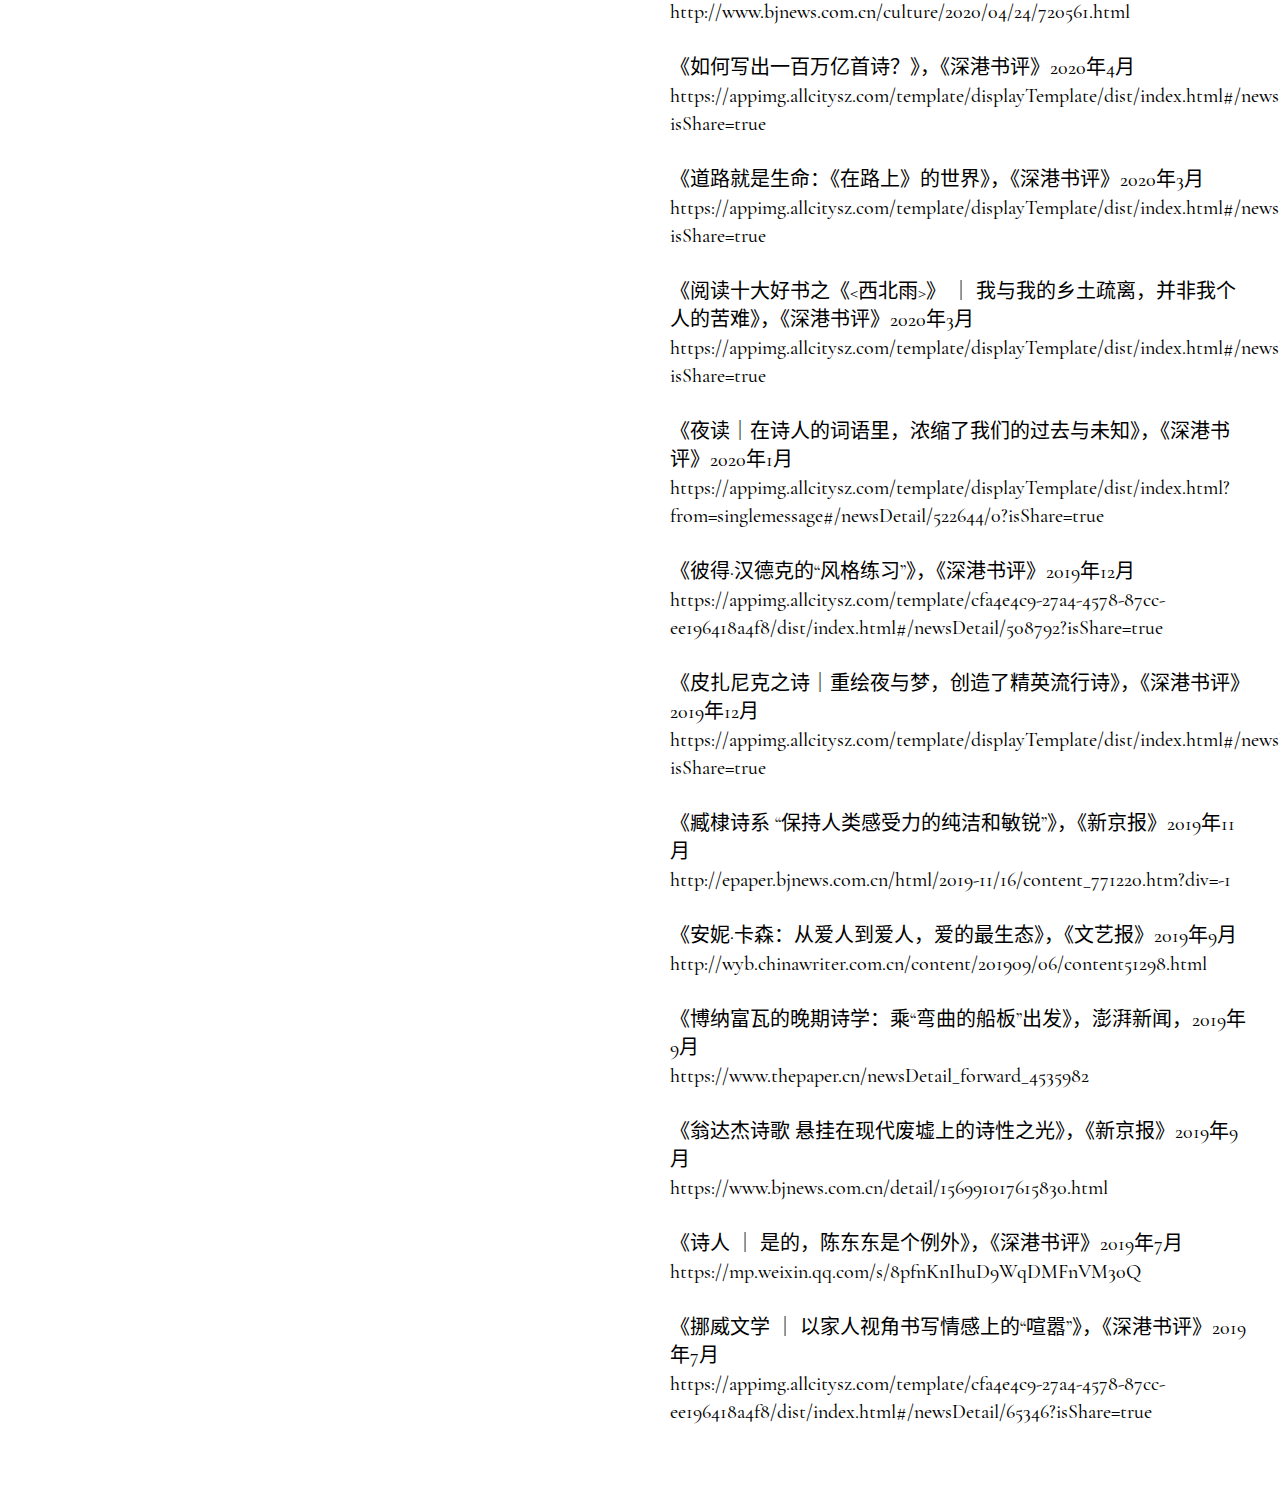
<file: bookreview.html>
<!DOCTYPE html>
<html lang="zh-cn">

<head>
    <meta http-equiv="Content-Type" content="text/html; charset=UTF-8">
    <meta name="viewport" content="width=device-width, initial-scale=1">
    <style>
        @font-face {
            font-family: 'Cormorant Garamond';
            font-style: normal;
            font-weight: 500;
            src: local('Cormorant Garamond Medium'), local('CormorantGaramond-Medium'), url('https://doublenine18.github.io/theme/fonts/cormorant-garamond-v7-latin-500.woff2') format('woff2'), url('https://doublenine18.github.io/theme/fonts/cormorant-garamond-v7-latin-500.woff') format('woff');
        }

        @font-face {
            font-family: 'Cormorant Garamond';
            font-style: italic;
            font-weight: 500;
            src: local('Cormorant Garamond Medium Italic'), local('CormorantGaramond-MediumItalic'), url('https://doublenine18.github.io/theme/fonts/cormorant-garamond-v7-latin-500italic.woff2') format('woff2'), url('https://doublenine18.github.io/theme/fonts/cormorant-garamond-v7-latin-500italic.woff') format('woff');
        }
    </style>
    <title>后商 sang ooh</title>
    <meta name="description" content="">
    <meta name="robots" content="index, follow">
    <meta property="og:locale" content="zh-cn">
    <meta property="og:locale:alternate" content="en_US">
    <meta property="og:type" content="article">
    <meta property="og:title" content="后商 sang ooh">
    <meta property="og:description" content=" A Good Friend. ">
    <meta property="og:url" content="https://doublenine18.github.io/bookreview.html">
    <meta property="og:site_name" content="后商 sang ooh">
    <meta property="og:image" content="https://doublenine18.github.io/theme/bookreview.jpg">
    <!-- <meta name="twitter:card" content="summary">
    <meta name="twitter:description" content="">
    <meta name="twitter:title" content="Leben / Lutz Seiler">
    <meta name="twitter:image" content="https://lutzseiler.de/media/bio.jpg"> -->
    <link rel="stylesheet" href="https://doublenine18.github.io/theme/bundled.style.css">
</head>

<body class="cat6 art6">
    <header class="uk-container uk-container-expand ls-header" data-uk-sticky>
        <nav class="uk-navbar-container uk-navbar-transparent" data-uk-navbar>
            <div class="uk-navbar-left uk-width-1-2@m">
                <a class="ls-logo" href="/" style="font-size: 26px; line-height: 36px;">后商 sang ooh</a>
                <ul class="uk-navbar-nav ls-nav ls-nav__main uk-visible@m">
                    <li class=""><a href="https://doublenine18.github.io/bio.html"><span data-name="Bio">Bio</span></a>
                    </li>
                    <li class=""><a href="https://doublenine18.github.io/interview.html"><span
                                data-name="Interview">Interview</span></a></li>
                    <li class=""><a href="https://doublenine18.github.io/longread.html"><span
                                data-name="Longread">Longread</span></a></li>
                    <li class=""><a href="https://doublenine18.github.io/artreview.html"><span
                                data-name="Artreview">Artreview</span></a></li>
                    <li class=""><a href="https://doublenine18.github.io/bookreview.html"><span data-name="Bookreview">Bookreview</span></a></li>

                    <li class=""><a href="https://doublenine18.github.io/salon.html"><span
                                data-name="Salon">Salon</span></a></li>
                    <li class=""><a href="https://doublenine18.github.io/poetry.html"><span
                                data-name="Poetry">Poetry</span></a></li>
                    <li class=""><a href="https://doublenine18.github.io/contact.html"><span
                                data-name="Contact">Contact</span></a></li>
                </ul>
            </div>
            <div class="uk-navbar-right uk-width-1-2@m">
                <ul class="uk-navbar-nav ls-nav ls-nav__sub uk-visible@s"></ul>
            </div>
            <a href="#" class="ls-toggle-icon uk-hidden@m" data-uk-icon="icon: menu; ratio: 1.5"
                data-uk-toggle="target: #offcanvas-nav"></a>
        </nav>
    </header>
    <div class="content" id="content">
        <div class="uk-grid-collapse uk-child-width-1-2@s" data-uk-grid>
            <div>
                <div class="ls-img_sticky" data-uk-sticky="offset: 40; media: 640">
                    <div class="ls-figure notwork" style="background-image:url(&#39;/theme/bookreview.jpg&#39;)">
                        <img data-src="https://doublenine18.github.io/theme/bookreview.jpg" data-uk-cover="media: 640"
                            alt=" 后商 sang ooh " src="https://doublenine18.github.io/theme/bookreview.jpg" data-uk-img>
                        <!-- <div class="ls-copy uk-position-bottom-left"> 后商 sang ooh </div> -->
                    </div>
                </div>
            </div>
            <div>
                <div class="ls-padding">
                    <div class="ls-content">
                        <div class="txt">
                            <h2>后商 sang ooh</h2>

                            <p>Since 2014, while reading a lot, he has tried to use a delicate penmanship to present
                                stories and ideas in what one reads and experiences.</p>
                            <p>从2014年起，他在大量阅读的同时，尝试以细腻的笔法呈现了阅读内、世界中的故事与观念。</p>


                            ❦

                            <p>《<克拉拉与太阳>：所谓人工智能，是人类自身寓言的一次次旁敲侧击，《文学报》2021年3月<br>
                                    https://mp.weixin.qq.com/s/bK-NyEULGY98QJDJiNPagg </p>

                            <p>《安妮·卡森：悬置诗歌》，《北京青年报》2021年4月<br>
                                http://epaper.ynet.com/html/2021-04/09/content_372878.htm?div=-1<br>
                                http://epaper.ynet.com/images/2021-04/09/B05/bjqnb20210409B05.pdf</p>

                            <p>《从“热带雨林”到“社交货币”——漫谈18世纪欧洲的书籍与阅读》，《文汇报》2022年7月<br>
                                http://dzb.whb.cn/2022-07-17/7/detail-767877.html</p>

                            <p>《彼得·汉德克的“风格练习”》，《深港书评》2019年12月<br>
                                https://appimg.allcitysz.com/template/cfa4e4c9-27a4-4578-87cc-ee196418a4f8/dist/index.html#/newsDetail/508792?isShare=true
                            </p>

                            <p>《多多：诗成于无》，《晶报》《深港书评》2023年7月<br>
                                https://jb.sznews.com/PC/layout/202307/04/node_A06.html<br>
                                https://jb.sznews.com/attachment/pdf/202307/04/38719ec5-dfe6-4070-8dba-150a06e6b658.pdf
                            </p>
                            ❦

                            <p>《流行音乐不批判：现代而不悬浮》，《文汇报》2023年1月<br>
                                http://dzb.whb.cn/2023-01-25/4/detail-787161.html</p>

                            <p>《尤迪特·沙朗斯基：记忆食月，逝物藻纹》，《中国三峡》2022年12月</p>

                            <p>《从“热带雨林”到“社交货币”——漫谈18世纪欧洲的书籍与阅读》，《文汇报》2022年7月<br>
                                http://dzb.whb.cn/2022-07-17/7/detail-767877.html</p>

                            <p>《千禧文学的“再现实化”》，《文学报》2022年3月<br>
                                http://wxb.whb.cn/html/2022-03/31/content_1172182.html</p>

                            <p>《在路上寻找西南联大：历史烟云下的民间与中国》，《北京晚报》2021年6月<br>
                                https://bjrbdzb.bjd.com.cn/bjwb/mobile/2021/20210604/20210604_022/content_20210604_022_1.htm#page21?digital:newspaperBjwb:AP60b9c3d4e4b09695306a7929
                            </p>

                            <p>《东来：无主何漫游，时代已哑口》，《文学报》2021年6月<br>
                                https://book.douban.com/review/13602970/</p>

                            <p>《刘擎：思想或即它留下的痕迹》，福布斯中国，2021年5月<br>
                                https://www.forbeschina.com/business/55224</p>

                            <p>《安妮·卡森：悬置诗歌》，《北京青年报》2021年4月<br>
                                http://epaper.ynet.com/html/2021-04/09/content_372878.htm?div=-1<br>
                                http://epaper.ynet.com/images/2021-04/09/B05/bjqnb20210409B05.pdf</p>

                            <p>《以诗的名义相聚在樱花树下》，《北京青年报》2021年4月<br>
                                http://epaper.ynet.com/html/2021-04/02/content_372496.htm?div=-1<br>
                                http://epaper.ynet.com/images/2021-04/02/B05/bjbqb20210402B05.pdf</p>

                            <p>《<克拉拉与太阳>：所谓人工智能，是人类自身寓言的一次次旁敲侧击，《文艺报》2021年3月<br>
                                    https://mp.weixin.qq.com/s/bK-NyEULGY98QJDJiNPagg </p>

                            <p>《自我技术、半主体、诗学工程》，《青年文学》2021年2月</p>

                            <p>《李少君的诗歌理想》，《特区文学诗刊》2021年1月<br>
                                https://mp.weixin.qq.com/s/ssbj7pUrFFswGxkekn_Qyg</p>

                            <p>《音乐和我们互为彼此：若热·德·塞纳诗论》，《中国三峡》2021年1月</p>

                            <p>《我们是黑客，更是奥德修斯》，得到，2020年8月<br>
                                https://mp.weixin.qq.com/s/YKusZdCKJBp7qWadd1j_FA</p>

                            <p>《用艺术反抗艺术的邱志杰》，《深港书评》2020年8月<br>
                                https://appimg.allcitysz.com/template/displayTemplatev1/dist/index.html#/newsDetail/597998/83?isShare=true&userName=null&deviceId=d45001196932b7a9
                            </p>

                            <p>《救赎不是一个故事》，《中国三峡》2020年8月</p>

                            <p>《在自我泛滥的潮流中，项飙该如何操练思维》，《深港书评》2020年8月<br>
                                https://appimg.allcitysz.com/template/displayTemplatev1/dist/index.html#/newsDetail/590949/83?isShare=true&userName=null&deviceId=3e6870546faccd1d
                            </p>

                            <p>《杨牧<松>》，《诗刊》2020年7月</p>

                            <p>《对于我们的谬想，扎加耶夫斯基是一剂良药》，《深港书评》2020年6月<br>
                                https://mp.weixin.qq.com/s/XZs5ZN5WZeWqFxiD1I5w7g</p>

                            <p>《与谢野晶子短歌行的四个阶段》，《深港书评》2020年6月<br>
                                https://mp.weixin.qq.com/s/zMopstx8JX7qr0rc1DCRCw</p>

                            <p>《〈遗忘通论〉：世界文学正在制造回忆》，《深港书评》2020年5月<br>
                                https://mp.weixin.qq.com/s/ofmVvu4174Wl4skmFGIbeg<br>
                                https://appimg.allcitysz.com/template/displayTemplatev1/dist/index.html#/newsDetail/567767/122?isShare=true
                            </p>

                            <p>《每一事物都因歌唱而繁荣，并都终将消逝于歌声中｜李立扬的诗》，《深港书评》2020年5月<br>
                                https://mp.weixin.qq.com/s/y9cg0TGNmWMpoYg1yfYMNA</p>

                            <p>《商禽：“我只能进行另一种方式的逃亡”》，《新京报》2020年4月<br>
                                http://www.bjnews.com.cn/culture/2020/04/24/720561.html</p>

                            <p>《如何写出一百万亿首诗？》，《深港书评》2020年4月<br>
                                https://appimg.allcitysz.com/template/displayTemplate/dist/index.html#/newsDetail/558215?isShare=true
                            </p>

                            <p>《道路就是生命：《在路上》的世界》，《深港书评》2020年3月<br>
                                https://appimg.allcitysz.com/template/displayTemplate/dist/index.html#/newsDetail/550669/82?isShare=true
                            </p>

                            <p>《阅读十大好书之《<西北雨>》 ｜ 我与我的乡土疏离，并非我个人的苦难》，《深港书评》2020年3月<br>
                                    https://appimg.allcitysz.com/template/displayTemplate/dist/index.html#/newsDetail/545222/82?isShare=true
                            </p>

                            <p>《夜读｜在诗人的词语里，浓缩了我们的过去与未知》，《深港书评》2020年1月<br>
                                https://appimg.allcitysz.com/template/displayTemplate/dist/index.html?from=singlemessage#/newsDetail/522644/0?isShare=true
                            </p>

                            <p>《彼得·汉德克的“风格练习”》，《深港书评》2019年12月<br>
                                https://appimg.allcitysz.com/template/cfa4e4c9-27a4-4578-87cc-ee196418a4f8/dist/index.html#/newsDetail/508792?isShare=true
                            </p>

                            <p>《皮扎尼克之诗｜重绘夜与梦，创造了精英流行诗》，《深港书评》2019年12月<br>
                                https://appimg.allcitysz.com/template/displayTemplate/dist/index.html#/newsDetail/514646/0?isShare=true
                            </p>

                            <p>《臧棣诗系 “保持人类感受力的纯洁和敏锐”》，《新京报》2019年11月<br>
                                http://epaper.bjnews.com.cn/html/2019-11/16/content_771220.htm?div=-1</p>

                            <p>《安妮·卡森：从爱人到爱人，爱的最生态》，《文艺报》2019年9月<br>
                                http://wyb.chinawriter.com.cn/content/201909/06/content51298.html</p>

                            <p>《博纳富瓦的晚期诗学：乘“弯曲的船板”出发》，澎湃新闻，2019年9月<br>
                                https://www.thepaper.cn/newsDetail_forward_4535982</p>

                            <p>《翁达杰诗歌 悬挂在现代废墟上的诗性之光》，《新京报》2019年9月<br>
                                https://www.bjnews.com.cn/detail/156991017615830.html</p>

                            <p>《诗人 ｜ 是的，陈东东是个例外》，《深港书评》2019年7月<br>
                                https://mp.weixin.qq.com/s/8pfnKnIhuD9WqDMFnVM30Q</p>

                            <p>《挪威文学 ｜ 以家人视角书写情感上的“喧嚣”》，《深港书评》2019年7月<br>
                                https://appimg.allcitysz.com/template/cfa4e4c9-27a4-4578-87cc-ee196418a4f8/dist/index.html#/newsDetail/65346?isShare=true
                            </p>

                        </div>
                    </div>
                </div>
            </div>
        </div>
    </div>
    <ul class="uk-navbar-nav nav_meta rotate">
        <li>
            <a href="https://doublenine18.github.io/">后商 sang ooh</a>
        </li>
    </ul>
    <div id="offcanvas-nav" data-uk-offcanvas="mode: none; flip: true;">
        <div class="uk-offcanvas-bar">
            <a href="#" class="ls-toggle-icon__close uk-offcanvas-close" data-uk-icon="icon: close; ratio: 1.5"></a>
            <ul class="ls-offcanvas-nav uk-h1">
                <li class=""><a href="https://doublenine18.github.io/bio.html"><span data-name="Bio">BIO</span></a></li>
                <li class=""><a href="https://doublenine18.github.io/interview.html"><span
                            data-name="Interview">INTERVIEW</span></a></li>
                <li class=""><a href="https://doublenine18.github.io/longread.html"><span
                            data-name="Longread">LONGREAD</span></a></li>
                <li class=""><a href="https://doublenine18.github.io/artreview.html"><span
                            data-name="Artreview">ARTREVIEW</span></a></li>
                <li class=""><a href="https://doublenine18.github.io/bookreview.html"><span
                            data-name="Bookreview">BOOKREVIEW</span></a></li>
                <li class=""><a href="https://doublenine18.github.io/salon.html"><span
                            data-name="Salon">SALON</span></a></li>
                <li class=""><a href="https://doublenine18.github.io/poetry.html"><span
                            data-name="Poetry">POETRY</span></a></li>
                <li class=""><a href="https://doublenine18.github.io/contact.html"><span
                            data-name="Contact">CONTACT</span></a></li>
            </ul>
        </div>
    </div>
    <script src="https://doublenine18.github.io/theme/bundled.script.js"></script>
</body>

</html>
</file>
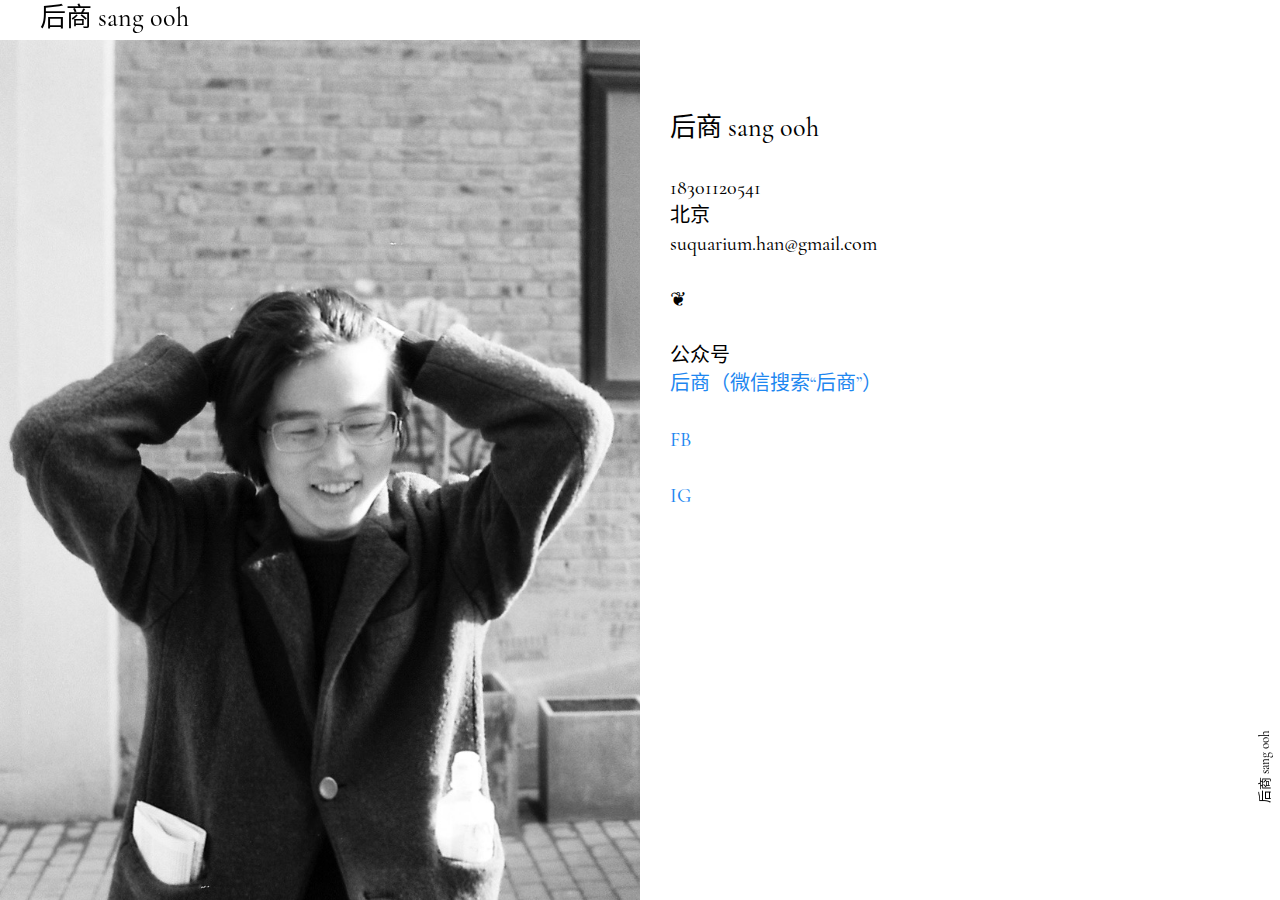
<file: contact.html>
<!DOCTYPE html>
<html lang="zh-cn">

<head>
    <meta http-equiv="Content-Type" content="text/html; charset=UTF-8">
    <meta name="viewport" content="width=device-width, initial-scale=1">
    <style>
        @font-face {
            font-family: 'Cormorant Garamond';
            font-style: normal;
            font-weight: 500;
            src: local('Cormorant Garamond Medium'), local('CormorantGaramond-Medium'), url('https://doublenine18.github.io/theme/fonts/cormorant-garamond-v7-latin-500.woff2') format('woff2'), url('https://doublenine18.github.io/theme/fonts/cormorant-garamond-v7-latin-500.woff') format('woff');
        }

        @font-face {
            font-family: 'Cormorant Garamond';
            font-style: italic;
            font-weight: 500;
            src: local('Cormorant Garamond Medium Italic'), local('CormorantGaramond-MediumItalic'), url('https://doublenine18.github.io/theme/fonts/cormorant-garamond-v7-latin-500italic.woff2') format('woff2'), url('https://doublenine18.github.io/theme/fonts/cormorant-garamond-v7-latin-500italic.woff') format('woff');
        }
    </style>
    <title>后商 sang ooh</title>
    <meta name="description" content="">
    <meta name="robots" content="index, follow">
    <meta property="og:locale" content="zh-cn">
    <meta property="og:locale:alternate" content="en_US">
    <meta property="og:type" content="article">
    <meta property="og:title" content="后商 sang ooh">
    <meta property="og:description" content=" A Good Friend. ">
    <meta property="og:url" content="https://doublenine18.github.io/contact.html">
    <meta property="og:site_name" content="后商 sang ooh">
    <meta property="og:image" content="https://doublenine18.github.io/theme/index.jpg">
    <!-- <meta name="twitter:card" content="summary">
    <meta name="twitter:description" content="">
    <meta name="twitter:title" content="Leben / Lutz Seiler">
    <meta name="twitter:image" content="https://lutzseiler.de/media/bio.jpg"> -->
    <link rel="stylesheet" href="https://doublenine18.github.io/theme/bundled.style.css">
</head>

<body class="cat6 art6">
    <header class="uk-container uk-container-expand ls-header" data-uk-sticky>
        <nav class="uk-navbar-container uk-navbar-transparent" data-uk-navbar>
            <div class="uk-navbar-left uk-width-1-2@m">
                <a class="ls-logo" href="/" style="font-size: 26px; line-height: 36px;">后商 sang ooh</a>
                <ul class="uk-navbar-nav ls-nav ls-nav__main uk-visible@m">
                    <li class=""><a href="https://doublenine18.github.io/bio.html"><span data-name="Bio">Bio</span></a>
                    </li>
                    <li class=""><a href="https://doublenine18.github.io/interview.html"><span
                                data-name="Interview">Interview</span></a></li>
                    <li class=""><a href="https://doublenine18.github.io/longread.html"><span
                                data-name="Longread">Longread</span></a></li>
                    <li class=""><a href="https://doublenine18.github.io/artreview.html"><span
                                data-name="Artreview">Artreview</span></a></li>
                    <li class=""><a href="https://doublenine18.github.io/bookreview.html"><span
                                data-name="Bookreview">Bookreview</span></a></li>

                    <li class=""><a href="https://doublenine18.github.io/salon.html"><span
                                data-name="Salon">Salon</span></a></li>
                    <li class=""><a href="https://doublenine18.github.io/poetry.html"><span
                                data-name="Poetry">Poetry</span></a></li>
                    <li class=""><a href="https://doublenine18.github.io/contact.html"><span
                                data-name="Contact">Contact</span></a></li>
                </ul>
            </div>
            <div class="uk-navbar-right uk-width-1-2@m">
                <ul class="uk-navbar-nav ls-nav ls-nav__sub uk-visible@s"></ul>
            </div>
            <a href="#" class="ls-toggle-icon uk-hidden@m" data-uk-icon="icon: menu; ratio: 1.5"
                data-uk-toggle="target: #offcanvas-nav"></a>
        </nav>
    </header>
    <div class="content" id="content">
        <div class="uk-grid-collapse uk-child-width-1-2@s" data-uk-grid>
            <div>
                <div class="ls-img_sticky" data-uk-sticky="offset: 40; media: 640">
                    <div class="ls-figure notwork" style="background-image:url(&#39;/theme/index.jpg&#39;)">
                        <img data-src="https://doublenine18.github.io/theme/index.jpg" data-uk-cover="media: 640"
                            alt=" 后商 sang ooh " src="https://doublenine18.github.io/theme/index.jpg" data-uk-img>
                        <!-- <div class="ls-copy uk-position-bottom-left"> 后商 sang ooh </div> -->
                    </div>
                </div>
            </div>
            <div>
                <div class="ls-padding">
                    <div class="ls-content">
                        <div class="txt">
                            <h2>后商 sang ooh</h2>
                            <p>18301120541<br>
                                北京<br>
                                suquarium.han@gmail.com</p>
                            ❦
                            <p>公众号<br><a href="https://mp.weixin.qq.com/s/b3FyjtAqKJSOxXDBzxwQ_w" class="workspace__link ls-link">后商（微信搜索“后商”）</a></p>
                            <p><a href="https://www.facebook.com/criticshang/" class="workspace__link ls-link">FB</a></p>
                            <p><a href="https://www.instagram.com/ryu_sang_ooh/" class="workspace__link ls-link">IG</a></p>
                        
                        </div>
                    </div>
                </div>
            </div>
        </div>
    </div>
    <ul class="uk-navbar-nav nav_meta rotate">
        <li>
            <a href="https://doublenine18.github.io/">后商 sang ooh</a>
        </li>
    </ul>
    <div id="offcanvas-nav" data-uk-offcanvas="mode: none; flip: true;">
        <div class="uk-offcanvas-bar">
            <a href="#" class="ls-toggle-icon__close uk-offcanvas-close" data-uk-icon="icon: close; ratio: 1.5"></a>
            <ul class="ls-offcanvas-nav uk-h1">
                <li class=""><a href="https://doublenine18.github.io/bio.html"><span data-name="Bio">BIO</span></a></li>
                <li class=""><a href="https://doublenine18.github.io/interview.html"><span
                            data-name="Interview">INTERVIEW</span></a></li>
                <li class=""><a href="https://doublenine18.github.io/longread.html"><span
                            data-name="Longread">LONGREAD</span></a></li>
                <li class=""><a href="https://doublenine18.github.io/artreview.html"><span
                            data-name="Artreview">ARTREVIEW</span></a></li>
                <li class=""><a href="https://doublenine18.github.io/bookreview.html"><span
                            data-name="Bookreview">BOOKREVIEW</span></a></li>
                <li class=""><a href="https://doublenine18.github.io/salon.html"><span
                            data-name="Salon">SALON</span></a></li>
                <li class=""><a href="https://doublenine18.github.io/poetry.html"><span
                            data-name="Poetry">POETRY</span></a></li>
                <li class=""><a href="https://doublenine18.github.io/contact.html"><span
                            data-name="Contact">CONTACT</span></a></li>
            </ul>
        </div>
    </div>
    <script src="https://doublenine18.github.io/theme/bundled.script.js"></script>
</body>

</html>
</file>
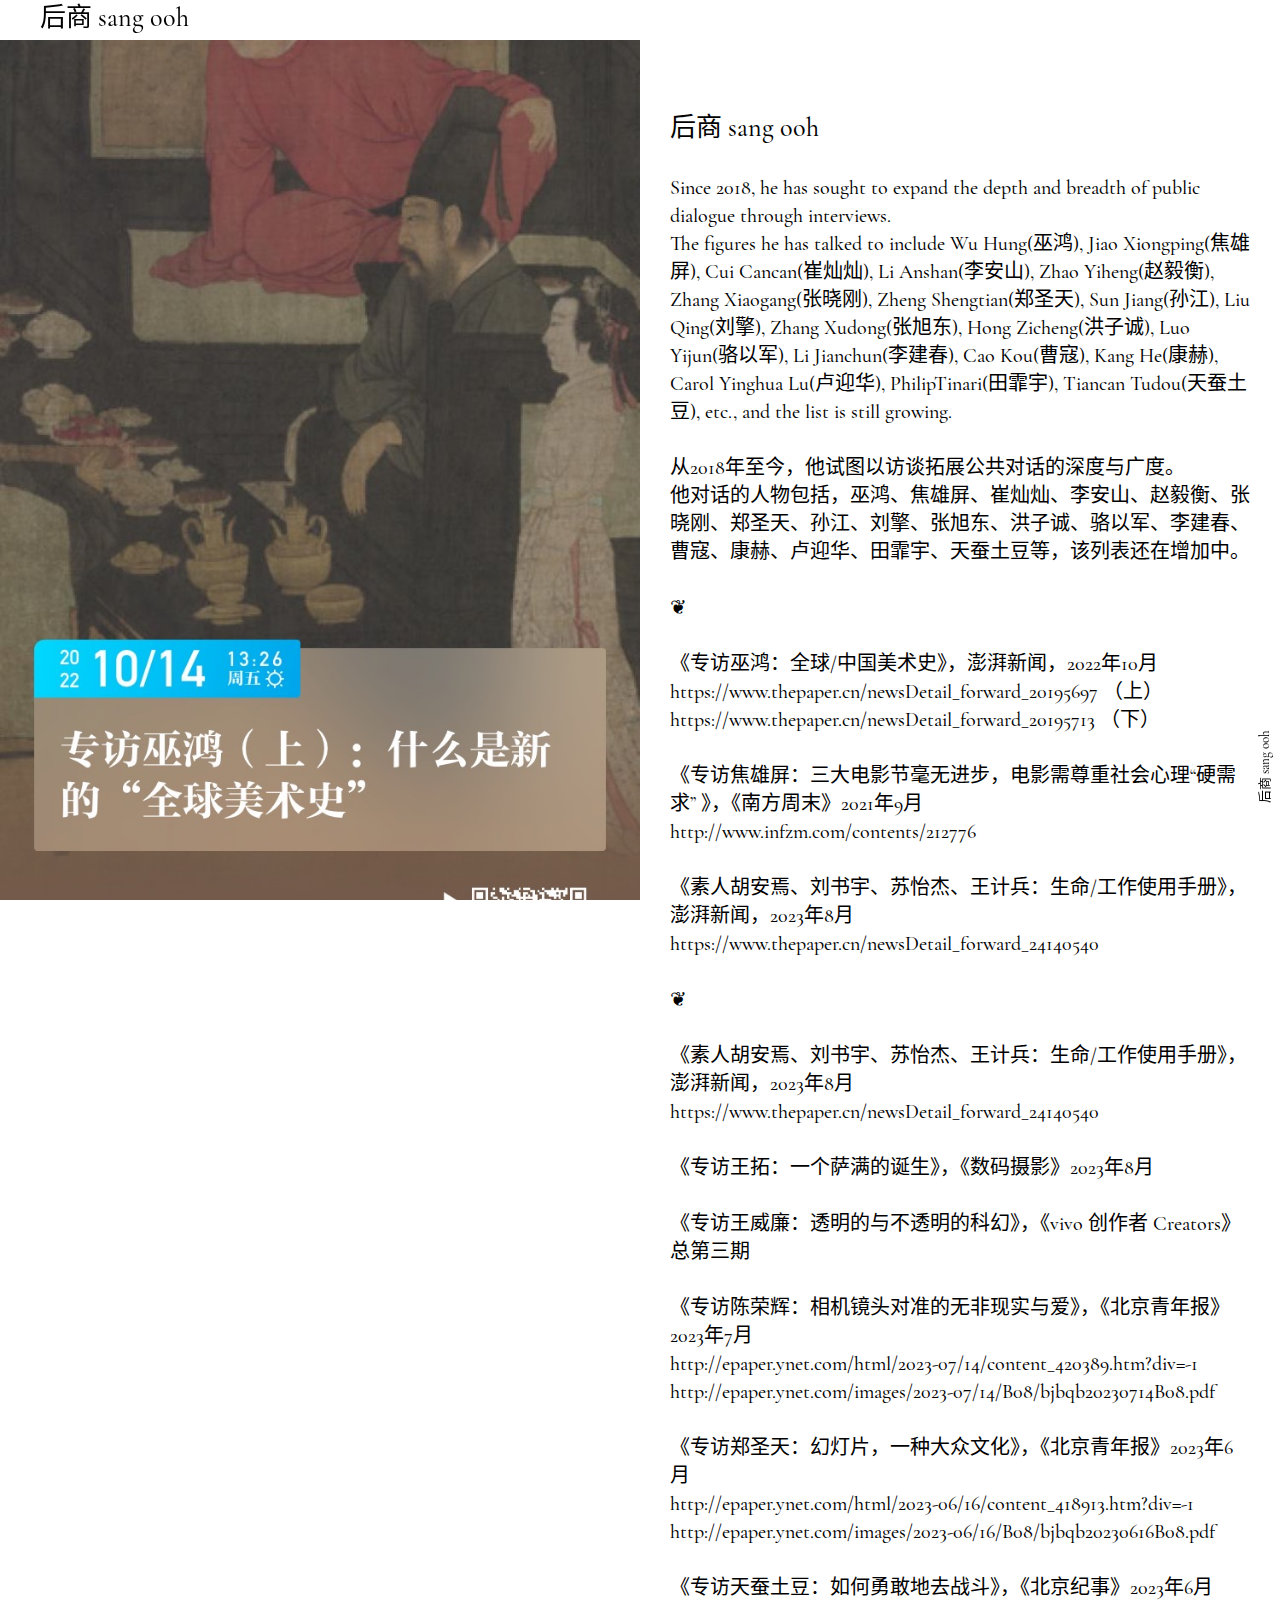
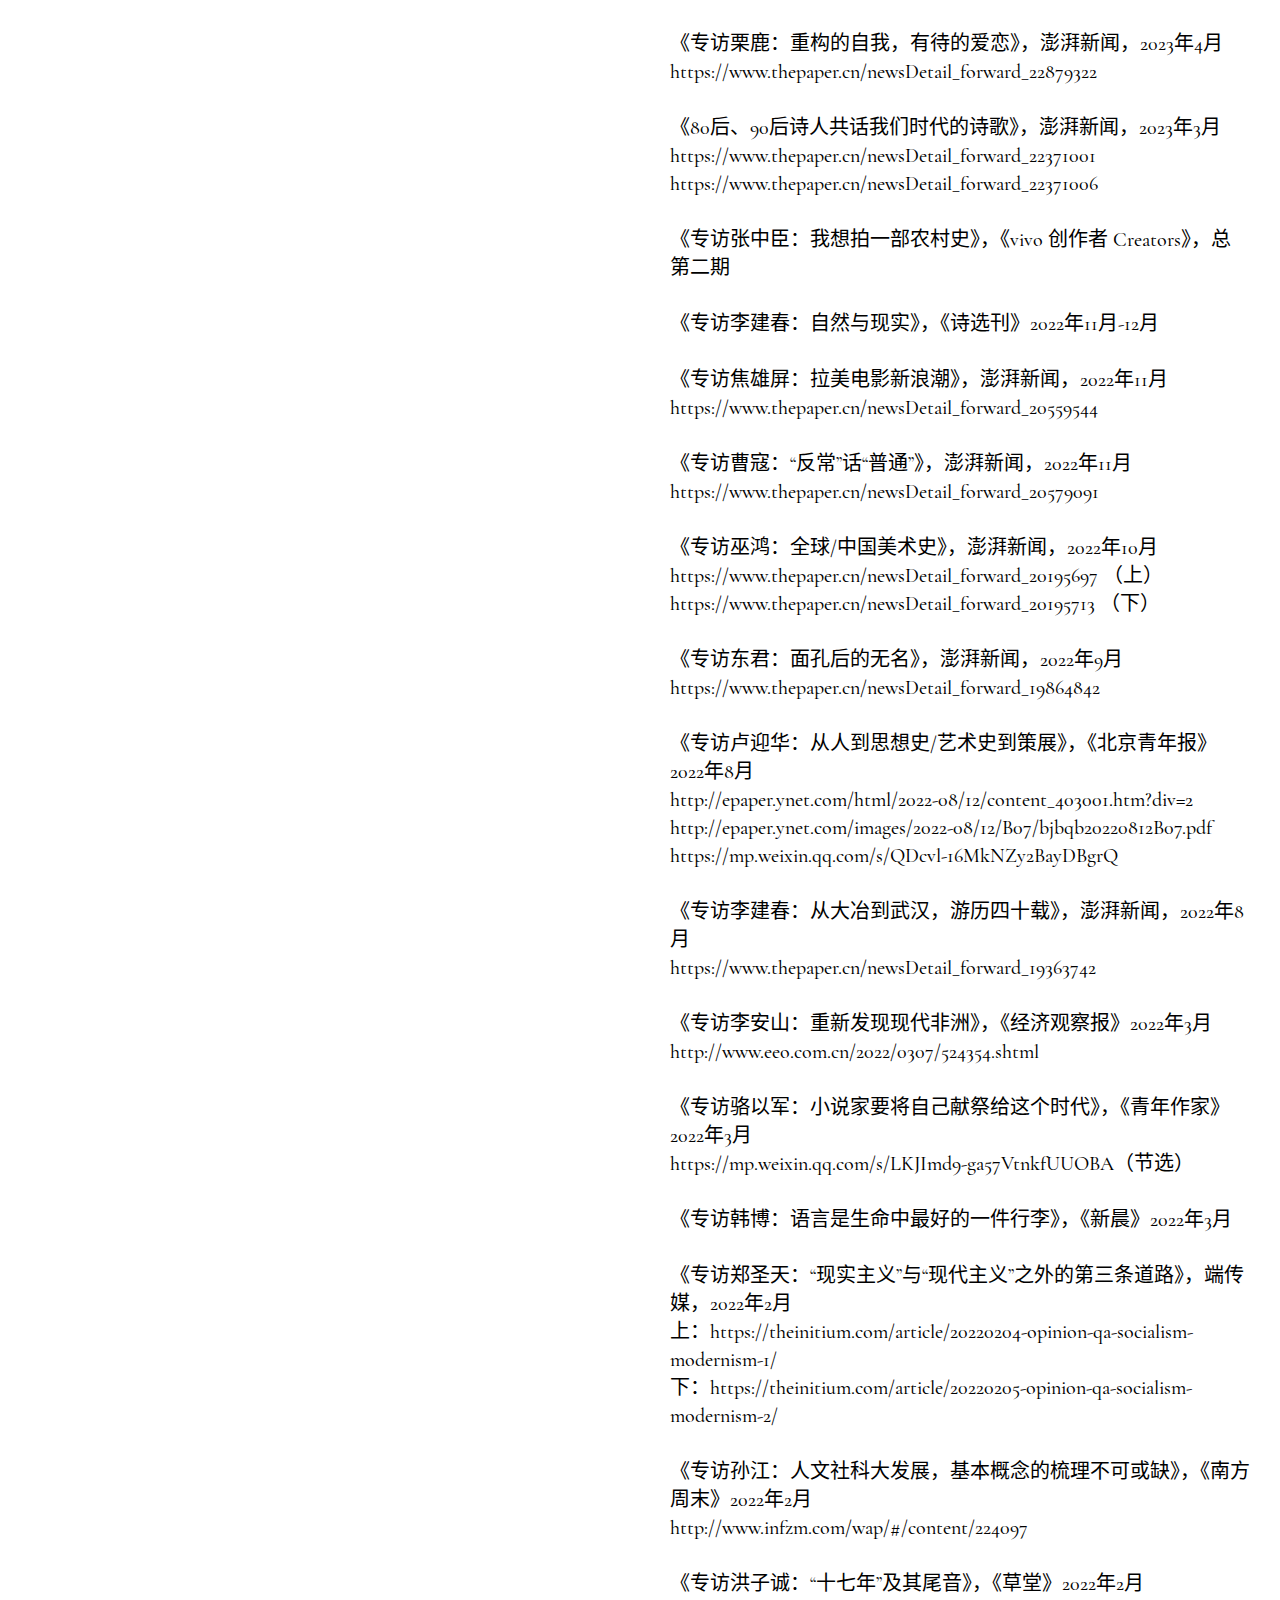
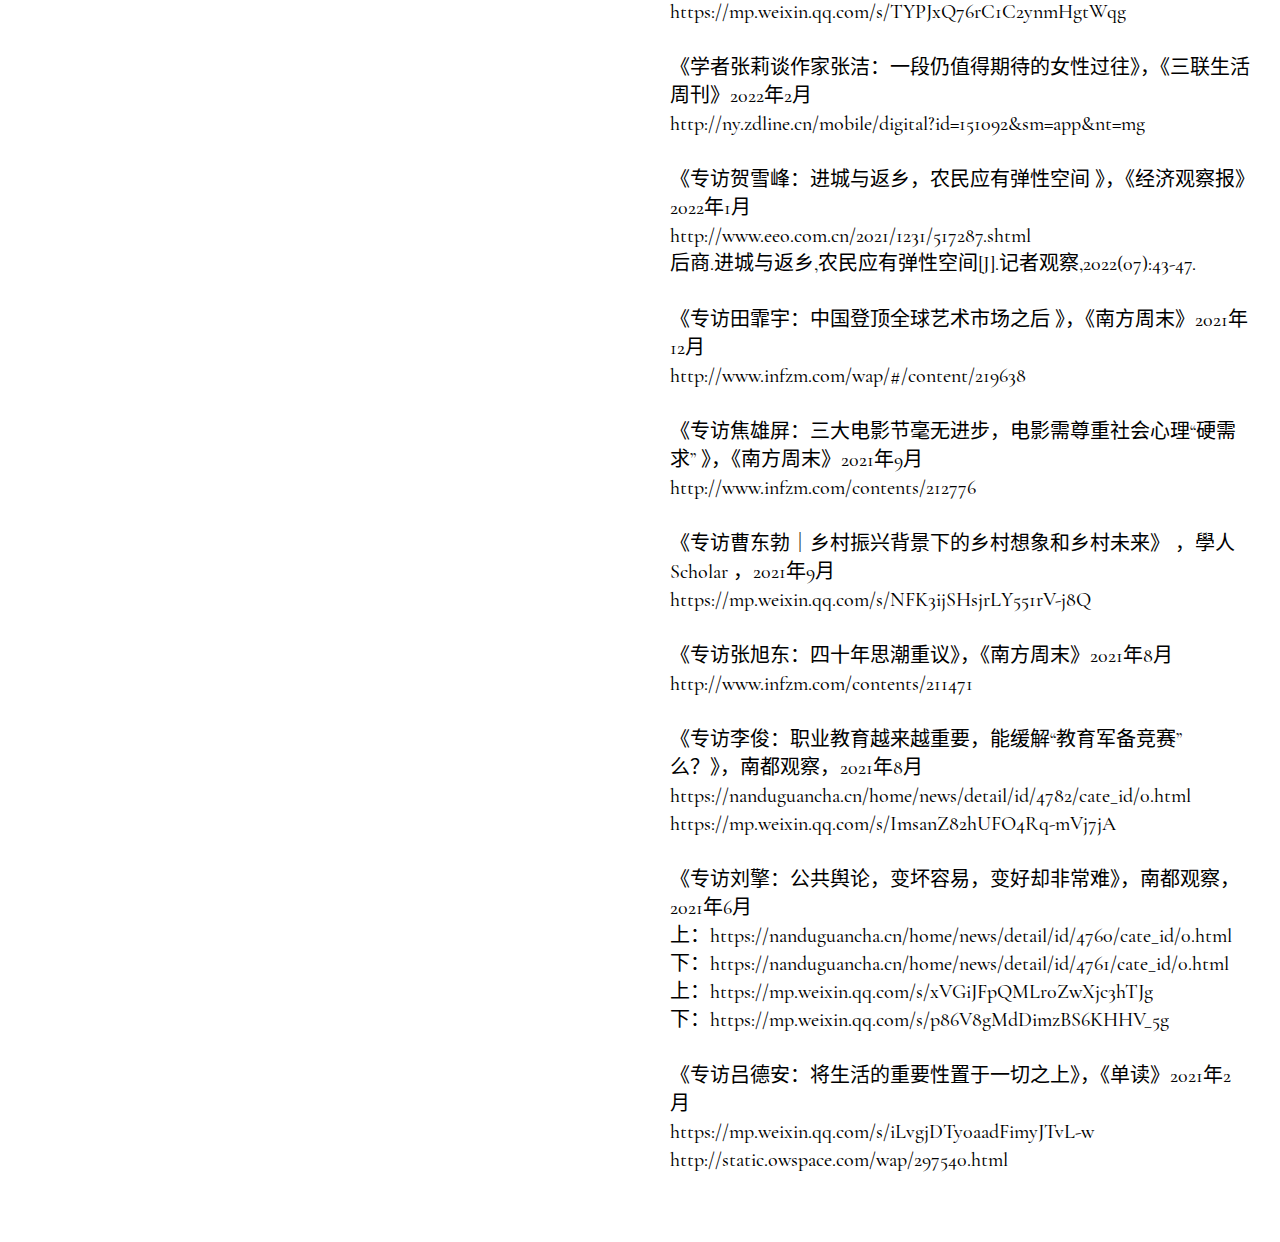
<file: interview.html>
<!DOCTYPE html>
<html lang="zh-cn">

<head>
    <meta http-equiv="Content-Type" content="text/html; charset=UTF-8">
    <meta name="viewport" content="width=device-width, initial-scale=1">
    <style>
        @font-face {
            font-family: 'Cormorant Garamond';
            font-style: normal;
            font-weight: 500;
            src: local('Cormorant Garamond Medium'), local('CormorantGaramond-Medium'), url('https://doublenine18.github.io/theme/fonts/cormorant-garamond-v7-latin-500.woff2') format('woff2'), url('https://doublenine18.github.io/theme/fonts/cormorant-garamond-v7-latin-500.woff') format('woff');
        }

        @font-face {
            font-family: 'Cormorant Garamond';
            font-style: italic;
            font-weight: 500;
            src: local('Cormorant Garamond Medium Italic'), local('CormorantGaramond-MediumItalic'), url('https://doublenine18.github.io/theme/fonts/cormorant-garamond-v7-latin-500italic.woff2') format('woff2'), url('https://doublenine18.github.io/theme/fonts/cormorant-garamond-v7-latin-500italic.woff') format('woff');
        }
    </style>
    <title>后商 sang ooh</title>
    <meta name="description" content="">
    <meta name="robots" content="index, follow">
    <meta property="og:locale" content="zh-cn">
    <meta property="og:locale:alternate" content="en_US">
    <meta property="og:type" content="article">
    <meta property="og:title" content="后商 sang ooh">
    <meta property="og:description" content=" A Good Friend. ">
    <meta property="og:url" content="https://doublenine18.github.io/interview.html">
    <meta property="og:site_name" content="后商 sang ooh">
    <meta property="og:image" content="https://doublenine18.github.io/theme/interview.jpg">
    <!-- <meta name="twitter:card" content="summary">
    <meta name="twitter:description" content="">
    <meta name="twitter:title" content="Leben / Lutz Seiler">
    <meta name="twitter:image" content="https://lutzseiler.de/media/bio.jpg"> -->
    <link rel="stylesheet" href="https://doublenine18.github.io/theme/bundled.style.css">
</head>

<body class="cat6 art6">
    <header class="uk-container uk-container-expand ls-header" data-uk-sticky>
        <nav class="uk-navbar-container uk-navbar-transparent" data-uk-navbar>
            <div class="uk-navbar-left uk-width-1-2@m">
                <a class="ls-logo" href="/" style="font-size: 26px; line-height: 36px;">后商 sang ooh</a>
                <ul class="uk-navbar-nav ls-nav ls-nav__main uk-visible@m">
                    <li class=""><a href="https://doublenine18.github.io/bio.html"><span data-name="Bio">Bio</span></a></li>
                    <li class=""><a href="https://doublenine18.github.io/interview.html"><span data-name="Interview">Interview</span></a></li>
                    <li class=""><a href="https://doublenine18.github.io/longread.html"><span data-name="Longread">Longread</span></a></li>
                    <li class=""><a href="https://doublenine18.github.io/artreview.html"><span data-name="Artreview">Artreview</span></a></li>
                    <li class=""><a href="https://doublenine18.github.io/bookreview.html"><span data-name="Bookreview">Bookreview</span></a></li>
                    <li class=""><a href="https://doublenine18.github.io/salon.html"><span data-name="Salon">Salon</span></a></li>
                    <li class=""><a href="https://doublenine18.github.io/poetry.html"><span data-name="Poetry">Poetry</span></a></li>
                    <li class=""><a href="https://doublenine18.github.io/contact.html"><span data-name="Contact">Contact</span></a></li>
                </ul>
            </div>
            <div class="uk-navbar-right uk-width-1-2@m">
                <ul class="uk-navbar-nav ls-nav ls-nav__sub uk-visible@s"></ul>
            </div>
            <a href="#" class="ls-toggle-icon uk-hidden@m" data-uk-icon="icon: menu; ratio: 1.5"
                data-uk-toggle="target: #offcanvas-nav"></a>
        </nav>
    </header>
    <div class="content" id="content">
        <div class="uk-grid-collapse uk-child-width-1-2@s" data-uk-grid>
            <div>
                <div class="ls-img_sticky" data-uk-sticky="offset: 40; media: 640">
                    <div class="ls-figure notwork" style="background-image:url(&#39;/theme/interview.jpg&#39;)">
                        <img data-src="https://doublenine18.github.io/theme/interview.jpg" data-uk-cover="media: 640"
                            alt=" 后商 sang ooh " src="https://doublenine18.github.io/theme/interview.jpg" data-uk-img>
                        <!-- <div class="ls-copy uk-position-bottom-left"> 后商 sang ooh </div> -->
                    </div>
                </div>
            </div>
            <div>
                <div class="ls-padding">
                    <div class="ls-content">
                        <div class="txt">
                            <h2>后商 sang ooh</h2>
                            <p>Since 2018, he has sought to expand the depth and breadth of public dialogue through interviews.<br> 
                                The figures he has talked to include Wu Hung(巫鸿), Jiao Xiongping(焦雄屏), Cui Cancan(崔灿灿), Li Anshan(李安山), Zhao Yiheng(赵毅衡), Zhang Xiaogang(张晓刚), Zheng Shengtian(郑圣天), Sun Jiang(孙江), Liu Qing(刘擎), Zhang Xudong(张旭东), Hong Zicheng(洪子诚), Luo Yijun(骆以军), Li Jianchun(李建春), Cao Kou(曹寇), Kang He(康赫), Carol Yinghua Lu(卢迎华), PhilipTinari(田霏宇), Tiancan Tudou(天蚕土豆), etc., and the list is still growing.</p>
                                <p>从2018年至今，他试图以访谈拓展公共对话的深度与广度。<br>他对话的人物包括，巫鸿、焦雄屏、崔灿灿、李安山、赵毅衡、张晓刚、郑圣天、孙江、刘擎、张旭东、洪子诚、骆以军、李建春、曹寇、康赫、卢迎华、田霏宇、天蚕土豆等，该列表还在增加中。</p>
                                
                                ❦                           
                                <p>《专访巫鸿：全球/中国美术史》，澎湃新闻，2022年10月<br>
                                https://www.thepaper.cn/newsDetail_forward_20195697 （上）<br>
                                https://www.thepaper.cn/newsDetail_forward_20195713 （下）</p>
                                
                                <p>《专访焦雄屏：三大电影节毫无进步，电影需尊重社会心理“硬需求” 》，《南方周末》2021年9月<br>
                                http://www.infzm.com/contents/212776 </p>
                                
                                <p>《素人胡安焉、刘书宇、苏怡杰、王计兵：生命/工作使用手册》，澎湃新闻，2023年8月<br>
                                https://www.thepaper.cn/newsDetail_forward_24140540</p>
                                
                                ❦
                                <p>《素人胡安焉、刘书宇、苏怡杰、王计兵：生命/工作使用手册》，澎湃新闻，2023年8月<br>
                                https://www.thepaper.cn/newsDetail_forward_24140540</p>
                                
                                <p>《专访王拓：一个萨满的诞生》，《数码摄影》2023年8月</p>
                                
                                <p>《专访王威廉：透明的与不透明的科幻》，《vivo 创作者 Creators》总第三期</p>
                                
                                <p>《专访陈荣辉：相机镜头对准的无非现实与爱》，《北京青年报》2023年7月<br>
                                http://epaper.ynet.com/html/2023-07/14/content_420389.htm?div=-1<br>
                                http://epaper.ynet.com/images/2023-07/14/B08/bjbqb20230714B08.pdf</p>
                                
                                <p>《专访郑圣天：幻灯片，一种大众文化》，《北京青年报》2023年6月<br>
                                http://epaper.ynet.com/html/2023-06/16/content_418913.htm?div=-1<br>
                                http://epaper.ynet.com/images/2023-06/16/B08/bjbqb20230616B08.pdf</p>
                                
                                <p>《专访天蚕土豆：如何勇敢地去战斗》，《北京纪事》2023年6月</p>
                                
                                <p>《专访栗鹿：重构的自我，有待的爱恋》，澎湃新闻，2023年4月<br>
                                https://www.thepaper.cn/newsDetail_forward_22879322</p>
                                
                                <p>《80后、90后诗人共话我们时代的诗歌》，澎湃新闻，2023年3月<br>
                                https://www.thepaper.cn/newsDetail_forward_22371001<br>
                                https://www.thepaper.cn/newsDetail_forward_22371006</p>
                                
                                <p>《专访张中臣：我想拍一部农村史》，《vivo 创作者 Creators》，总第二期</p>
                                
                                <p>《专访李建春：自然与现实》，《诗选刊》2022年11月-12月</p>
                                
                                <p>《专访焦雄屏：拉美电影新浪潮》，澎湃新闻，2022年11月<br>
                                https://www.thepaper.cn/newsDetail_forward_20559544</p>
                                
                                <p>《专访曹寇：“反常”话“普通”》，澎湃新闻，2022年11月<br>
                                https://www.thepaper.cn/newsDetail_forward_20579091</p>
                                
                                <p>《专访巫鸿：全球/中国美术史》，澎湃新闻，2022年10月<br>
                                https://www.thepaper.cn/newsDetail_forward_20195697 （上）<br>
                                https://www.thepaper.cn/newsDetail_forward_20195713 （下）</p>
                                
                                <p>《专访东君：面孔后的无名》，澎湃新闻，2022年9月<br>
                                https://www.thepaper.cn/newsDetail_forward_19864842</p>
                                
                                <p>《专访卢迎华：从人到思想史/艺术史到策展》，《北京青年报》2022年8月<br>
                                http://epaper.ynet.com/html/2022-08/12/content_403001.htm?div=2<br>
                                http://epaper.ynet.com/images/2022-08/12/B07/bjbqb20220812B07.pdf<br>
                                https://mp.weixin.qq.com/s/QDcvl-16MkNZy2BayDBgrQ </p>
                                
                                <p>《专访李建春：从大冶到武汉，游历四十载》，澎湃新闻，2022年8月<br>
                                https://www.thepaper.cn/newsDetail_forward_19363742 </p>
                                
                                <p>《专访李安山：重新发现现代非洲》，《经济观察报》2022年3月<br>
                                http://www.eeo.com.cn/2022/0307/524354.shtml </p>
                                
                                <p>《专访骆以军：小说家要将自己献祭给这个时代》，《青年作家》2022年3月<br>
                                https://mp.weixin.qq.com/s/LKJImd9-ga57VtnkfUUOBA（节选）</p>
                                
                                <p>《专访韩博：语言是生命中最好的一件行李》，《新晨》2022年3月</p>
                                
                                <p>《专访郑圣天：“现实主义”与“现代主义”之外的第三条道路》，端传媒，2022年2月<br>
                                上：https://theinitium.com/article/20220204-opinion-qa-socialism-modernism-1/<br>
                                下：https://theinitium.com/article/20220205-opinion-qa-socialism-modernism-2/</p>
                                
                                <p>《专访孙江：人文社科大发展，基本概念的梳理不可或缺》，《南方周末》2022年2月<br>
                                http://www.infzm.com/wap/#/content/224097</p>
                                
                                <p>《专访洪子诚：“十七年”及其尾音》，《草堂》2022年2月<br>
                                https://mp.weixin.qq.com/s/TYPJxQ76rC1C2ynmHgtWqg</p>
                                
                                <p>《学者张莉谈作家张洁：一段仍值得期待的女性过往》，《三联生活周刊》2022年2月<br>
                                http://ny.zdline.cn/mobile/digital?id=151092&sm=app&nt=mg</p>
                                
                                <p>《专访贺雪峰：进城与返乡，农民应有弹性空间 》，《经济观察报》2022年1月<br>
                                http://www.eeo.com.cn/2021/1231/517287.shtml<br>
                                后商.进城与返乡,农民应有弹性空间[J].记者观察,2022(07):43-47.</p>
                                
                                <p>《专访田霏宇：中国登顶全球艺术市场之后 》，《南方周末》2021年12月<br>
                                http://www.infzm.com/wap/#/content/219638</p>
                                
                                <p>《专访焦雄屏：三大电影节毫无进步，电影需尊重社会心理“硬需求” 》，《南方周末》2021年9月<br>
                                http://www.infzm.com/contents/212776</p>
                                
                                <p>《专访曹东勃｜乡村振兴背景下的乡村想象和乡村未来》 ，學人Scholar ，2021年9月<br>
                                https://mp.weixin.qq.com/s/NFK3ijSHsjrLY551rV-j8Q</p>
                                
                                <p>《专访张旭东：四十年思潮重议》，《南方周末》2021年8月<br>
                                http://www.infzm.com/contents/211471</p>
                                
                                <p>《专访李俊：职业教育越来越重要，能缓解“教育军备竞赛”么？》，南都观察，2021年8月<br>
                                https://nanduguancha.cn/home/news/detail/id/4782/cate_id/0.html<br>
                                https://mp.weixin.qq.com/s/ImsanZ82hUFO4Rq-mVj7jA</p>
                                
                                <p>《专访刘擎：公共舆论，变坏容易，变好却非常难》，南都观察，2021年6月<br>
                                上：https://nanduguancha.cn/home/news/detail/id/4760/cate_id/0.html<br>
                                下：https://nanduguancha.cn/home/news/detail/id/4761/cate_id/0.html<br>
                                上：https://mp.weixin.qq.com/s/xVGiJFpQMLr0ZwXjc3hTJg<br>
                                下：https://mp.weixin.qq.com/s/p86V8gMdDimzBS6KHHV_5g</p>
                                
                                <p>《专访吕德安：将生活的重要性置于一切之上》，《单读》2021年2月<br>
                                https://mp.weixin.qq.com/s/iLvgjDTy0aadFimyJTvL-w<br>
                                http://static.owspace.com/wap/297540.html</p>                                

                        </div>
                    </div>
                </div>
            </div>
        </div>
    </div>
    <ul class="uk-navbar-nav nav_meta rotate">
        <li>
            <a href="https://doublenine18.github.io/">后商 sang ooh</a>
        </li>
    </ul>
    <div id="offcanvas-nav" data-uk-offcanvas="mode: none; flip: true;">
        <div class="uk-offcanvas-bar">
            <a href="#" class="ls-toggle-icon__close uk-offcanvas-close" data-uk-icon="icon: close; ratio: 1.5"></a>
            <ul class="ls-offcanvas-nav uk-h1">
                <li class=""><a href="https://doublenine18.github.io/bio.html"><span data-name="Bio">BIO</span></a></li>
                <li class=""><a href="https://doublenine18.github.io/interview.html"><span data-name="Interview">INTERVIEW</span></a></li>
                <li class=""><a href="https://doublenine18.github.io/longread.html"><span data-name="Longread">LONGREAD</span></a></li>
                <li class=""><a href="https://doublenine18.github.io/artreview.html"><span data-name="Artreview">ARTREVIEW</span></a></li>
                <li class=""><a href="https://doublenine18.github.io/bookreview.html"><span data-name="Bookreview">BOOKREVIEW</span></a></li>
                <li class=""><a href="https://doublenine18.github.io/salon.html"><span data-name="Salon">SALON</span></a></li>
                <li class=""><a href="https://doublenine18.github.io/poetry.html"><span data-name="Poetry">POETRY</span></a></li>
                <li class=""><a href="https://doublenine18.github.io/contact.html"><span data-name="Contact">CONTACT</span></a></li>
            </ul>
        </div>
    </div>
    <script src="https://doublenine18.github.io/theme/bundled.script.js"></script>
</body>

</html>
</file>
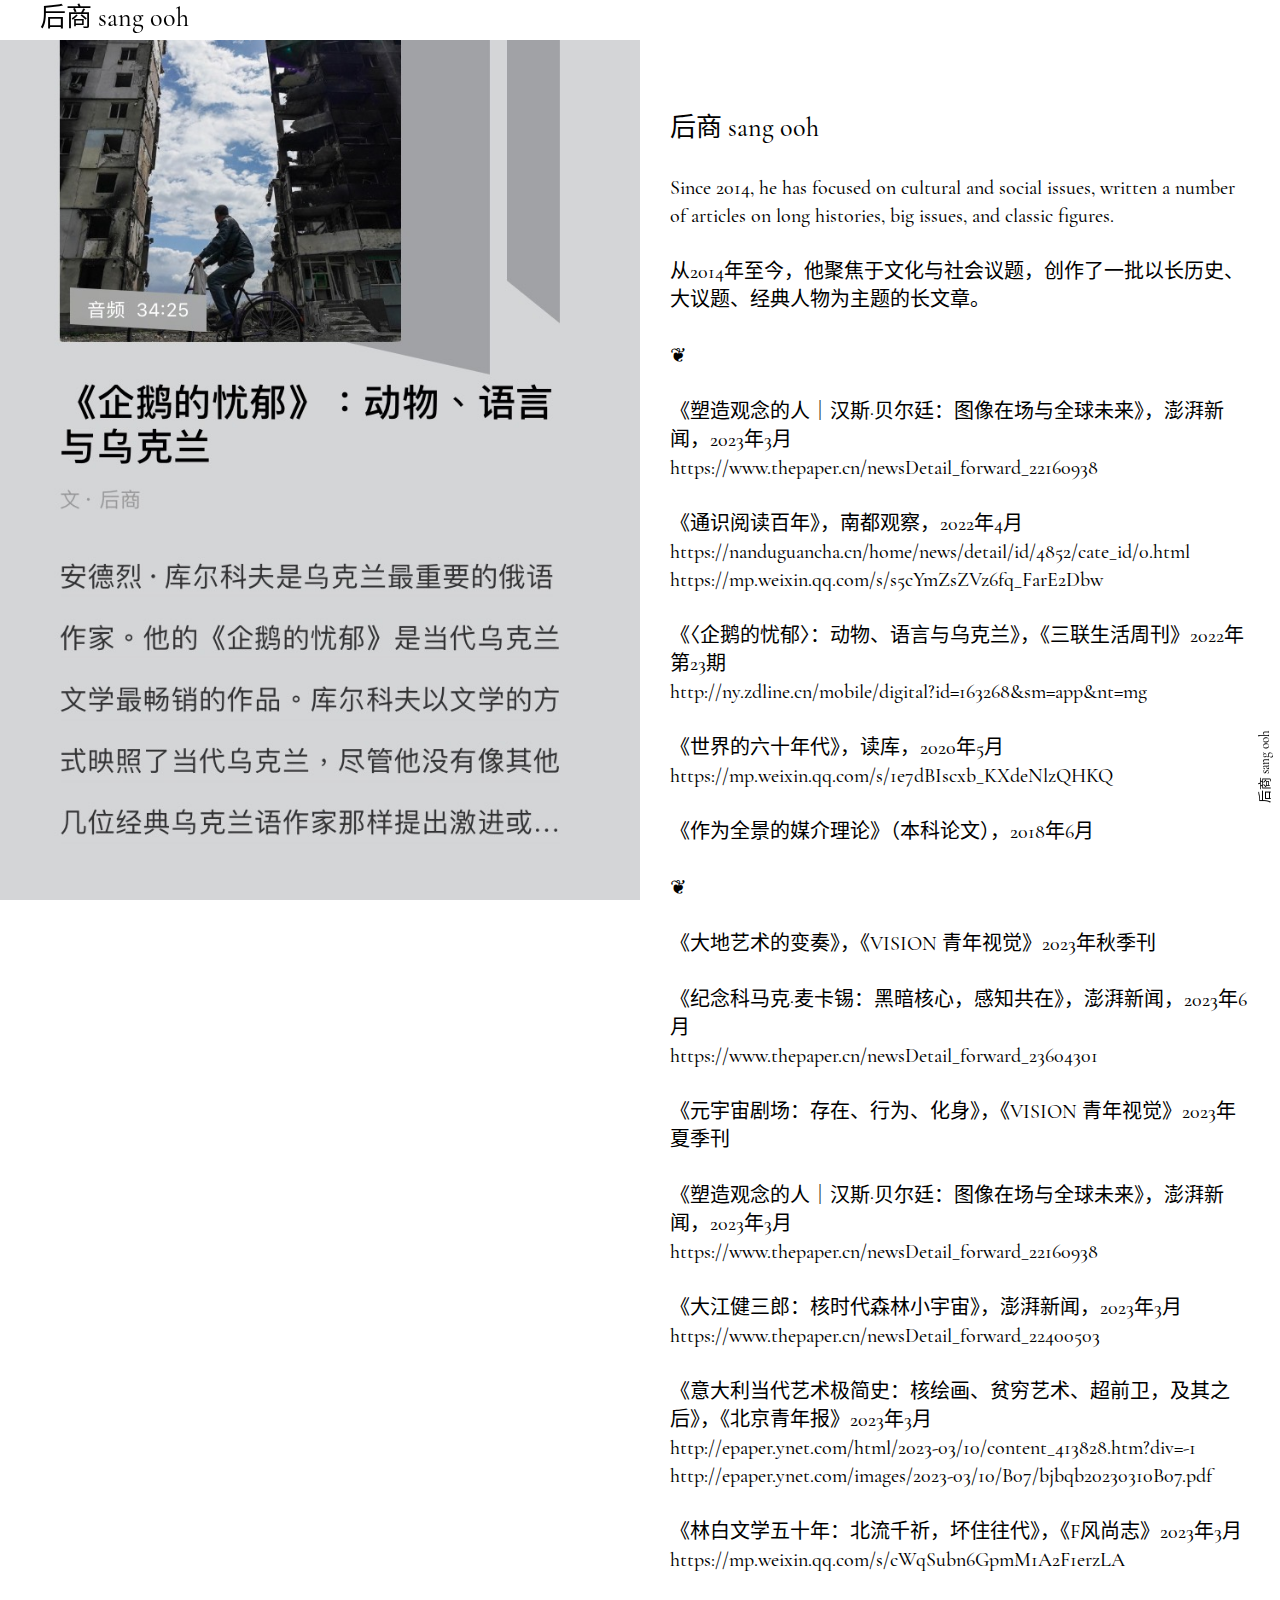
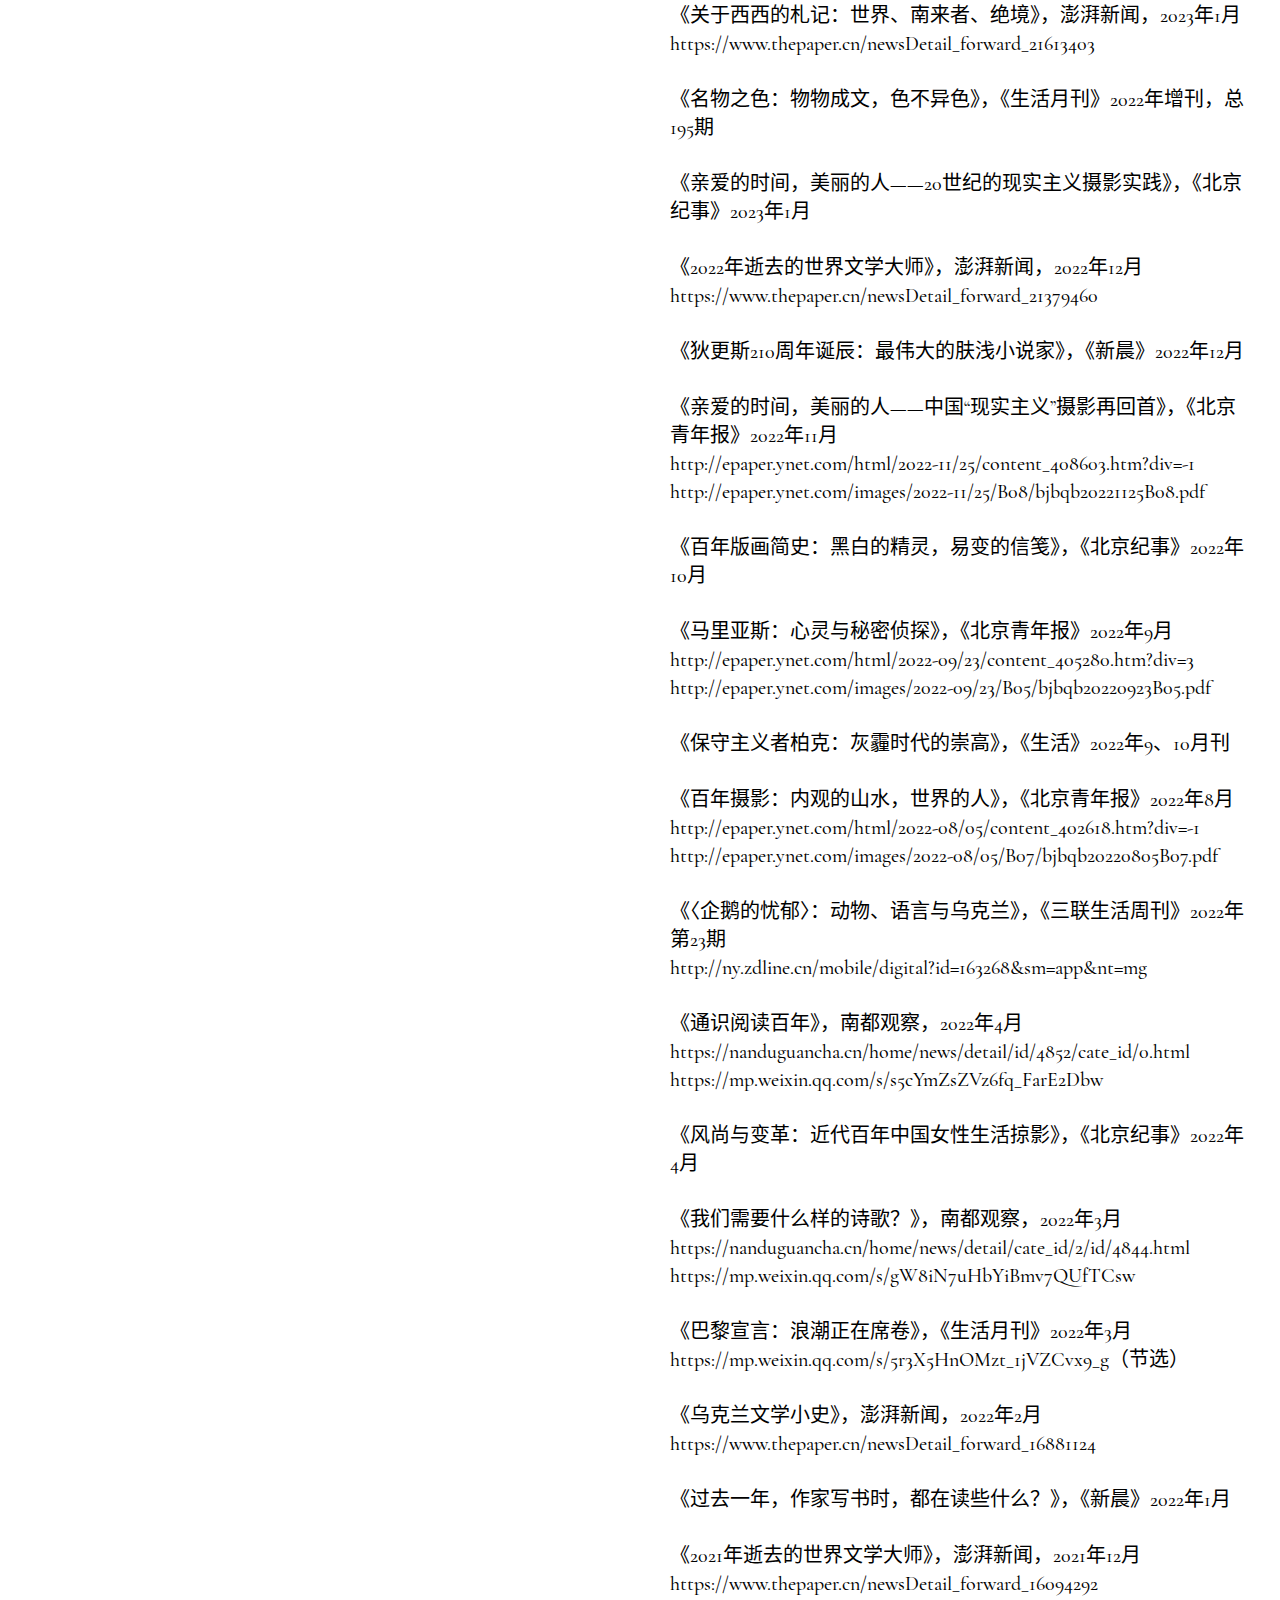
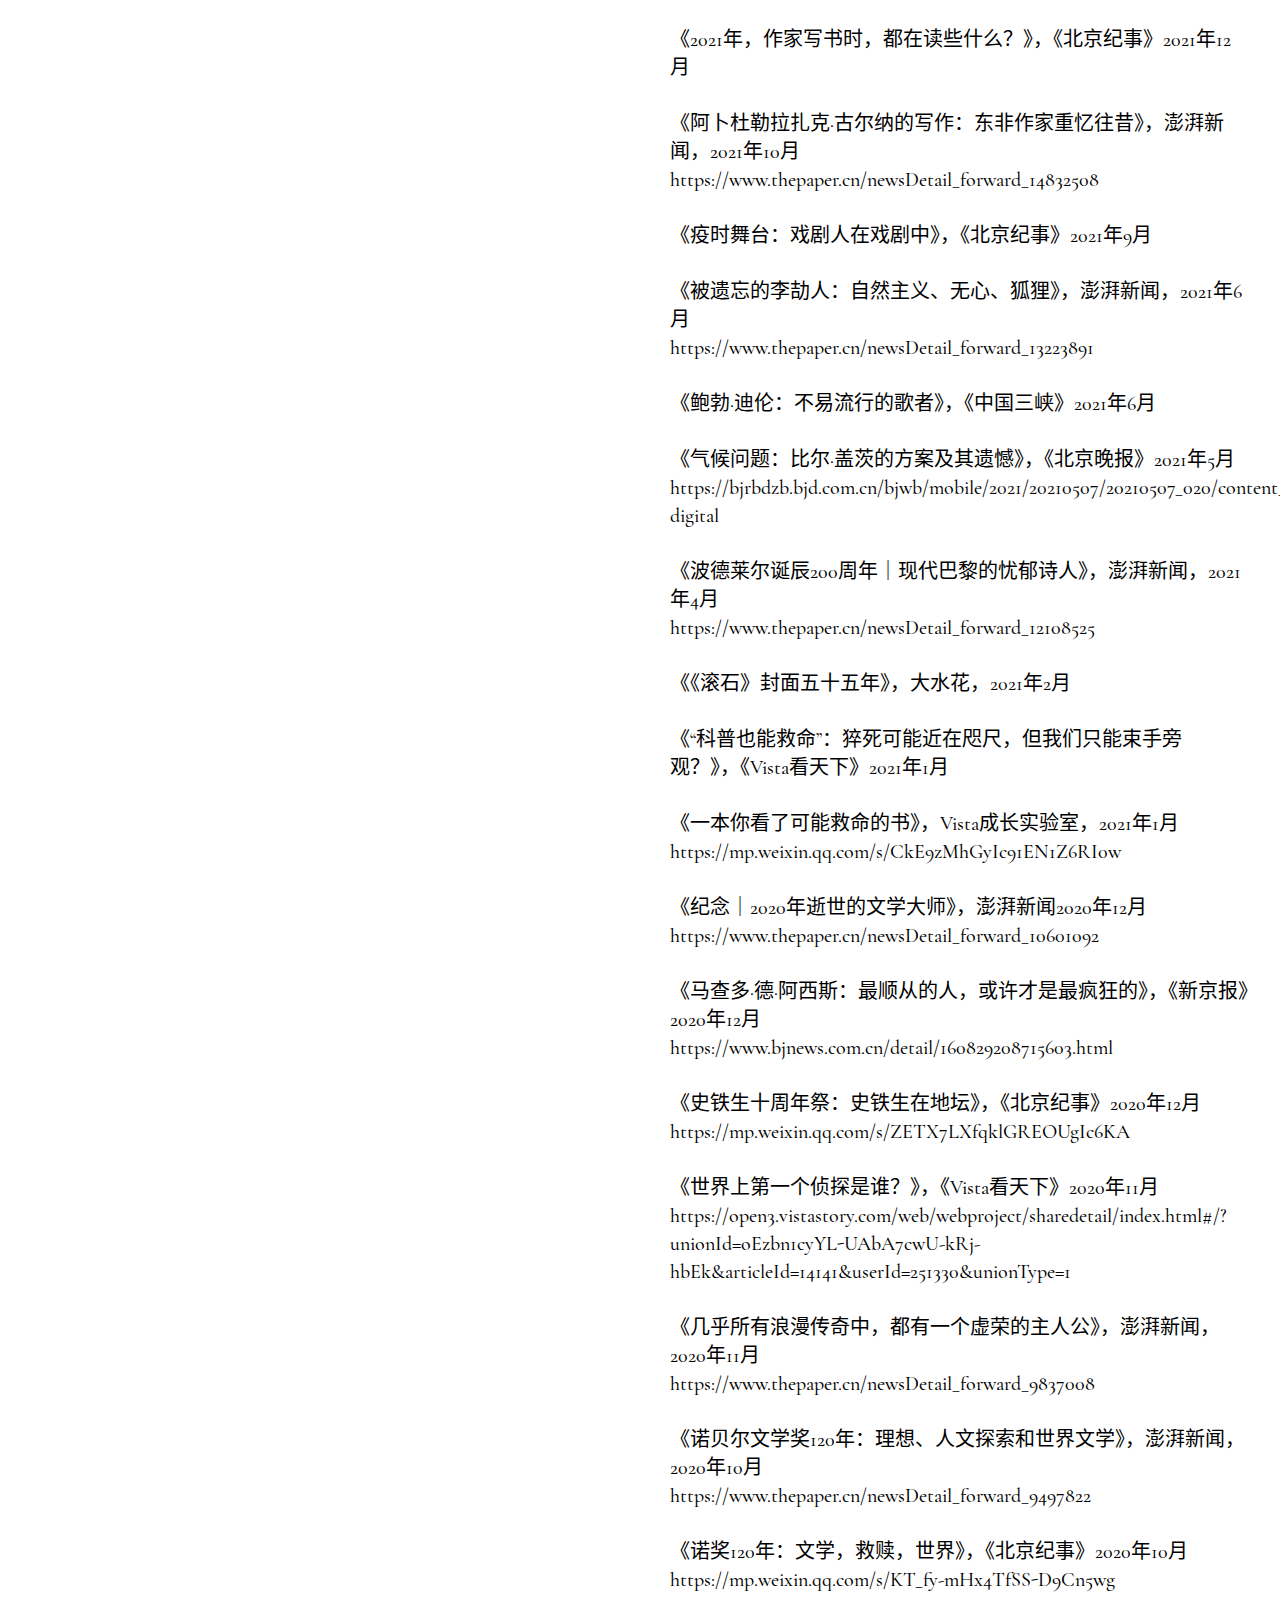
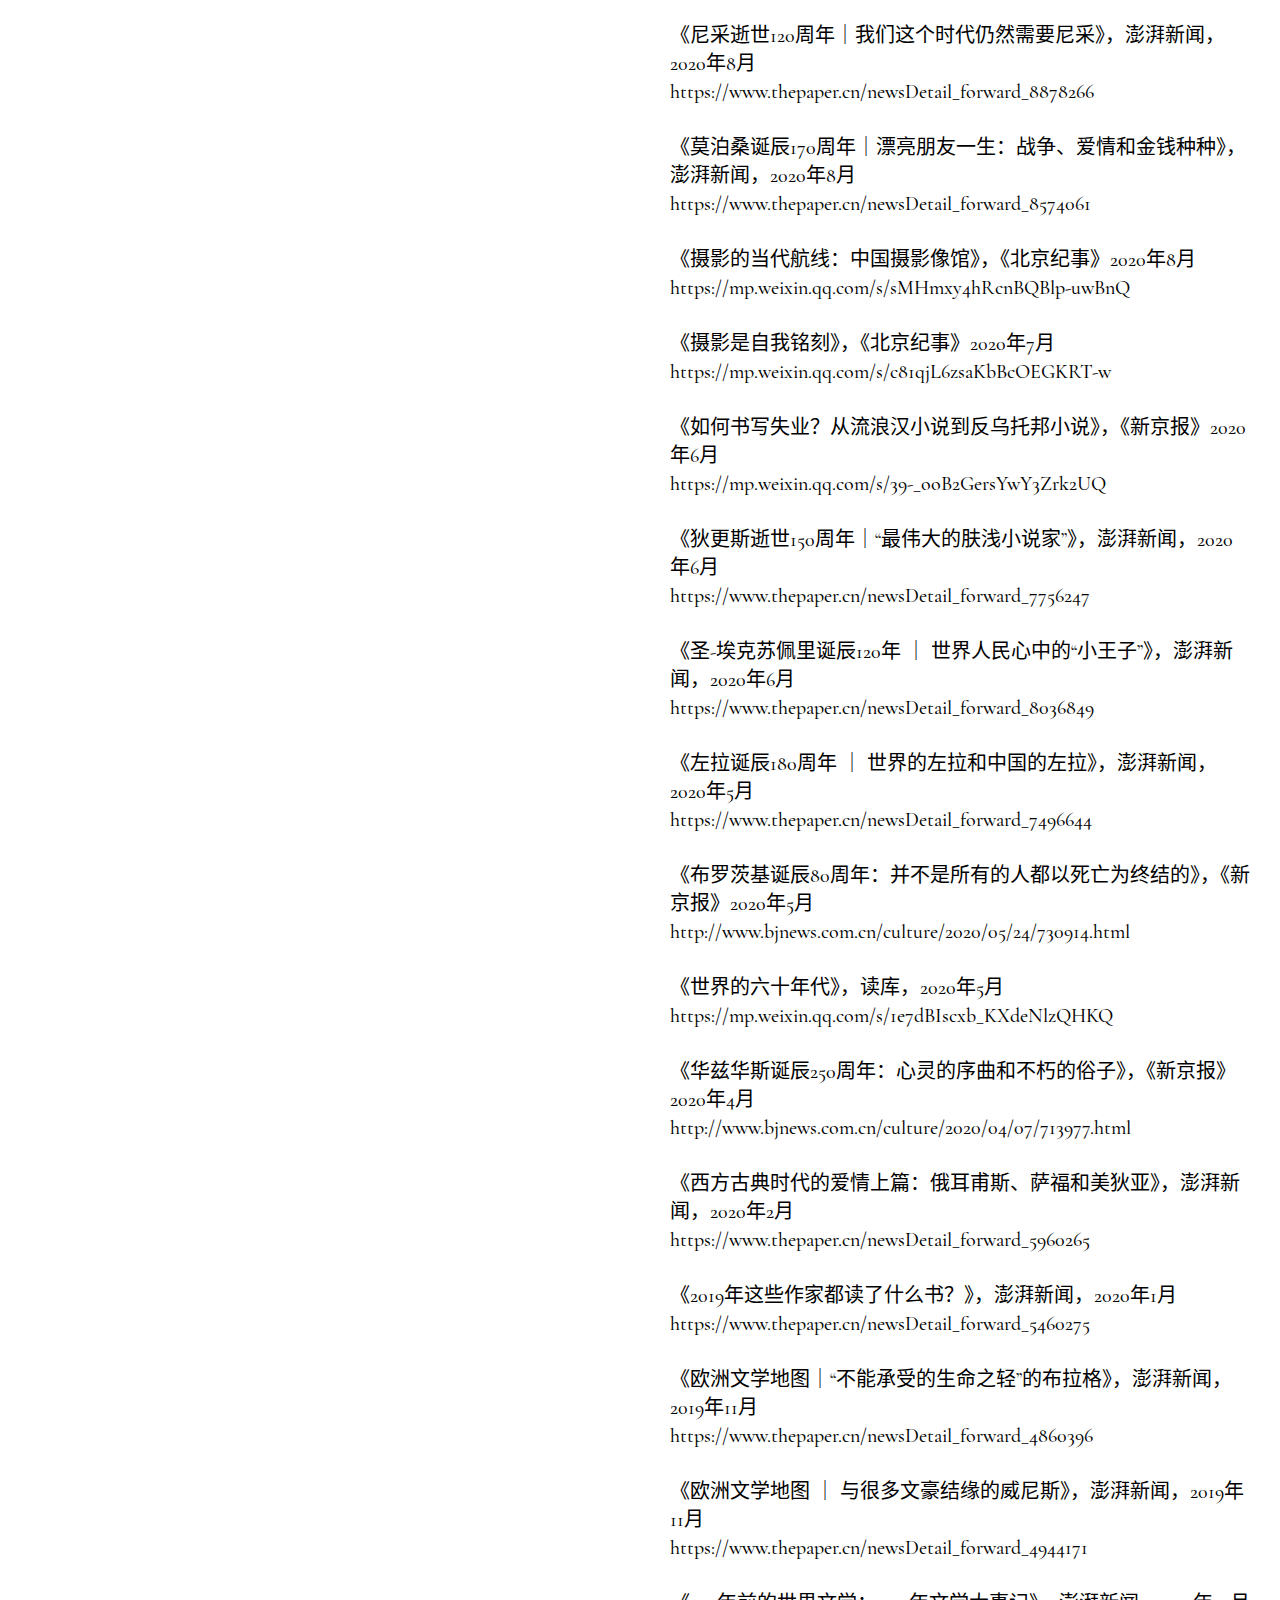
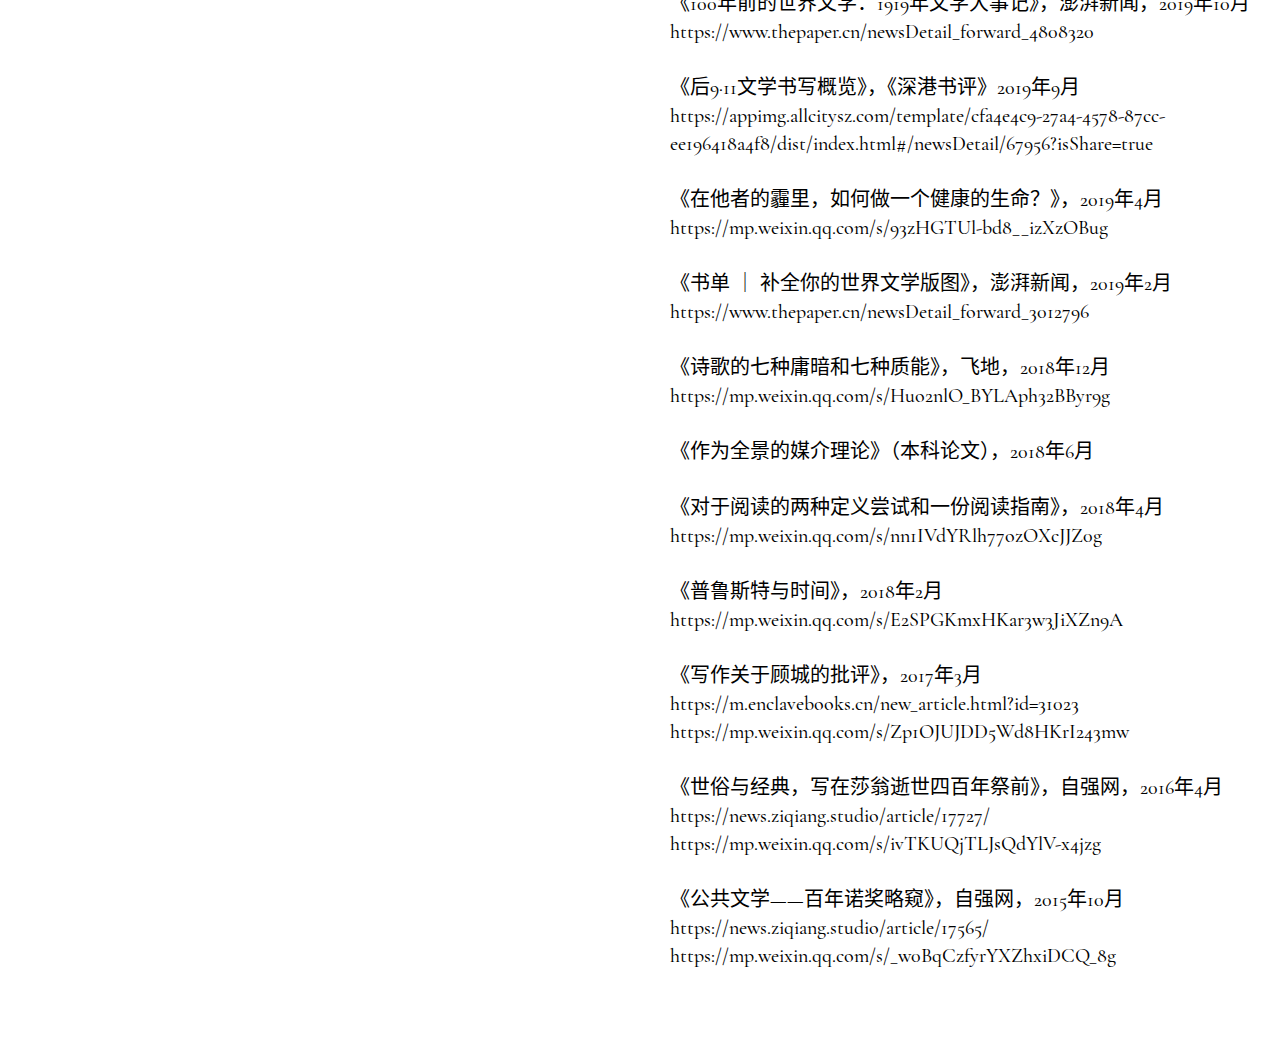
<file: longread.html>
<!DOCTYPE html>
<html lang="zh-cn">

<head>
    <meta http-equiv="Content-Type" content="text/html; charset=UTF-8">
    <meta name="viewport" content="width=device-width, initial-scale=1">
    <style>
        @font-face {
            font-family: 'Cormorant Garamond';
            font-style: normal;
            font-weight: 500;
            src: local('Cormorant Garamond Medium'), local('CormorantGaramond-Medium'), url('https://doublenine18.github.io/theme/fonts/cormorant-garamond-v7-latin-500.woff2') format('woff2'), url('https://doublenine18.github.io/theme/fonts/cormorant-garamond-v7-latin-500.woff') format('woff');
        }

        @font-face {
            font-family: 'Cormorant Garamond';
            font-style: italic;
            font-weight: 500;
            src: local('Cormorant Garamond Medium Italic'), local('CormorantGaramond-MediumItalic'), url('https://doublenine18.github.io/theme/fonts/cormorant-garamond-v7-latin-500italic.woff2') format('woff2'), url('https://doublenine18.github.io/theme/fonts/cormorant-garamond-v7-latin-500italic.woff') format('woff');
        }
    </style>
    <title>后商 sang ooh</title>
    <meta name="description" content="">
    <meta name="robots" content="index, follow">
    <meta property="og:locale" content="zh-cn">
    <meta property="og:locale:alternate" content="en_US">
    <meta property="og:type" content="article">
    <meta property="og:title" content="后商 sang ooh">
    <meta property="og:description" content=" A Good Friend. ">
    <meta property="og:url" content="https://doublenine18.github.io/longread.html">
    <meta property="og:site_name" content="后商 sang ooh">
    <meta property="og:image" content="https://doublenine18.github.io/theme/longread.jpg">
    <!-- <meta name="twitter:card" content="summary">
    <meta name="twitter:description" content="">
    <meta name="twitter:title" content="Leben / Lutz Seiler">
    <meta name="twitter:image" content="https://lutzseiler.de/media/bio.jpg"> -->
    <link rel="stylesheet" href="https://doublenine18.github.io/theme/bundled.style.css">
</head>

<body class="cat6 art6">
    <header class="uk-container uk-container-expand ls-header" data-uk-sticky>
        <nav class="uk-navbar-container uk-navbar-transparent" data-uk-navbar>
            <div class="uk-navbar-left uk-width-1-2@m">
                <a class="ls-logo" href="/" style="font-size: 26px; line-height: 36px;">后商 sang ooh</a>
                <ul class="uk-navbar-nav ls-nav ls-nav__main uk-visible@m">
                    <li class=""><a href="https://doublenine18.github.io/bio.html"><span data-name="Bio">Bio</span></a>
                    </li>
                    <li class=""><a href="https://doublenine18.github.io/interview.html"><span
                                data-name="Interview">Interview</span></a></li>
                    <li class=""><a href="https://doublenine18.github.io/longread.html"><span
                                data-name="Longread">Longread</span></a></li>
                    <li class=""><a href="https://doublenine18.github.io/artreview.html"><span
                                data-name="Artreview">Artreview</span></a></li>
                    <li class=""><a href="https://doublenine18.github.io/bookreview.html"><span data-name="Bookreview">Bookreview</span></a></li>

                    <li class=""><a href="https://doublenine18.github.io/salon.html"><span
                                data-name="Salon">Salon</span></a></li>
                    <li class=""><a href="https://doublenine18.github.io/poetry.html"><span
                                data-name="Poetry">Poetry</span></a></li>
                    <li class=""><a href="https://doublenine18.github.io/contact.html"><span
                                data-name="Contact">Contact</span></a></li>
                </ul>
            </div>
            <div class="uk-navbar-right uk-width-1-2@m">
                <ul class="uk-navbar-nav ls-nav ls-nav__sub uk-visible@s"></ul>
            </div>
            <a href="#" class="ls-toggle-icon uk-hidden@m" data-uk-icon="icon: menu; ratio: 1.5"
                data-uk-toggle="target: #offcanvas-nav"></a>
        </nav>
    </header>
    <div class="content" id="content">
        <div class="uk-grid-collapse uk-child-width-1-2@s" data-uk-grid>
            <div>
                <div class="ls-img_sticky" data-uk-sticky="offset: 40; media: 640">
                    <div class="ls-figure notwork" style="background-image:url(&#39;/theme/longread.jpg&#39;)">
                        <img data-src="https://doublenine18.github.io/theme/longread.jpg" data-uk-cover="media: 640"
                            alt=" 后商 sang ooh " src="https://doublenine18.github.io/theme/longread.jpg" data-uk-img>
                        <!-- <div class="ls-copy uk-position-bottom-left"> 后商 sang ooh </div> -->
                    </div>
                </div>
            </div>
            <div>
                <div class="ls-padding">
                    <div class="ls-content">
                        <div class="txt">
                            <h2>后商 sang ooh</h2>

                            <p>Since 2014, he has focused on cultural and social issues, written a number of articles on
                                long histories, big issues, and classic figures.</p>
                            <p>从2014年至今，他聚焦于文化与社会议题，创作了一批以长历史、大议题、经典人物为主题的长文章。</p>

                            ❦

                            <p>《塑造观念的人｜汉斯·贝尔廷：图像在场与全球未来》，澎湃新闻，2023年3月<br>
                                https://www.thepaper.cn/newsDetail_forward_22160938</p>

                            <p>《通识阅读百年》，南都观察，2022年4月<br>
                                https://nanduguancha.cn/home/news/detail/id/4852/cate_id/0.html<br>
                                https://mp.weixin.qq.com/s/s5cYmZsZVz6fq_FarE2Dbw</p>

                            <p>《〈企鹅的忧郁〉：动物、语言与乌克兰》，《三联生活周刊》2022年第23期<br>
                                http://ny.zdline.cn/mobile/digital?id=163268&sm=app&nt=mg</p>

                            <p>《世界的六十年代》，读库，2020年5月<br>
                                https://mp.weixin.qq.com/s/1e7dBIscxb_KXdeNlzQHKQ</p>

                            <p>《作为全景的媒介理论》（本科论文），2018年6月</p>


                            ❦

                            <p>《大地艺术的变奏》，《VISION 青年视觉》2023年秋季刊</p>

                            <p>《纪念科马克·麦卡锡：黑暗核心，感知共在》，澎湃新闻，2023年6月<br>
                                https://www.thepaper.cn/newsDetail_forward_23604301</p>

                            <p>《元宇宙剧场：存在、行为、化身》，《VISION 青年视觉》2023年夏季刊</p>

                            <p>《塑造观念的人｜汉斯·贝尔廷：图像在场与全球未来》，澎湃新闻，2023年3月<br>
                                https://www.thepaper.cn/newsDetail_forward_22160938</p>

                            <p>《大江健三郎：核时代森林小宇宙》，澎湃新闻，2023年3月<br>
                                https://www.thepaper.cn/newsDetail_forward_22400503</p>

                            <p>《意大利当代艺术极简史：核绘画、贫穷艺术、超前卫，及其之后》，《北京青年报》2023年3月<br>
                                http://epaper.ynet.com/html/2023-03/10/content_413828.htm?div=-1<br>
                                http://epaper.ynet.com/images/2023-03/10/B07/bjbqb20230310B07.pdf</p>

                            <p>《林白文学五十年：北流千祈，坏住往代》，《F风尚志》2023年3月<br>
                                https://mp.weixin.qq.com/s/cWqSubn6GpmM1A2F1erzLA</p>

                            <p>《关于西西的札记：世界、南来者、绝境》，澎湃新闻，2023年1月<br>
                                https://www.thepaper.cn/newsDetail_forward_21613403</p>

                            <p>《名物之色：物物成文，色不异色》，《生活月刊》2022年增刊，总195期</p>

                            <p>《亲爱的时间，美丽的人——20世纪的现实主义摄影实践》，《北京纪事》2023年1月</p>

                            <p>《2022年逝去的世界文学大师》，澎湃新闻，2022年12月<br>
                                https://www.thepaper.cn/newsDetail_forward_21379460</p>

                            <p>《狄更斯210周年诞辰：最伟大的肤浅小说家》，《新晨》2022年12月</p>

                            <p>《亲爱的时间，美丽的人——中国“现实主义”摄影再回首》，《北京青年报》2022年11月<br>
                                http://epaper.ynet.com/html/2022-11/25/content_408603.htm?div=-1<br>
                                http://epaper.ynet.com/images/2022-11/25/B08/bjbqb20221125B08.pdf</p>

                            <p>《百年版画简史：黑白的精灵，易变的信笺》，《北京纪事》2022年10月</p>

                            <p>《马里亚斯：心灵与秘密侦探》，《北京青年报》2022年9月<br>
                                http://epaper.ynet.com/html/2022-09/23/content_405280.htm?div=3<br>
                                http://epaper.ynet.com/images/2022-09/23/B05/bjbqb20220923B05.pdf</p>

                            <p>《保守主义者柏克：灰霾时代的崇高》，《生活》2022年9、10月刊</p>


                            <p>《百年摄影：内观的山水，世界的人》，《北京青年报》2022年8月<br>
                                http://epaper.ynet.com/html/2022-08/05/content_402618.htm?div=-1<br>
                                http://epaper.ynet.com/images/2022-08/05/B07/bjbqb20220805B07.pdf</p>

                            <p>《〈企鹅的忧郁〉：动物、语言与乌克兰》，《三联生活周刊》2022年第23期<br>
                                http://ny.zdline.cn/mobile/digital?id=163268&sm=app&nt=mg</p>

                            <p>《通识阅读百年》，南都观察，2022年4月<br>
                                https://nanduguancha.cn/home/news/detail/id/4852/cate_id/0.html<br>
                                https://mp.weixin.qq.com/s/s5cYmZsZVz6fq_FarE2Dbw</p>

                            <p>《风尚与变革：近代百年中国女性生活掠影》，《北京纪事》2022年4月</p>

                            <p>《我们需要什么样的诗歌？》，南都观察，2022年3月<br>
                                https://nanduguancha.cn/home/news/detail/cate_id/2/id/4844.html<br>
                                https://mp.weixin.qq.com/s/gW8iN7uHbYiBmv7QUfTCsw</p>

                            <p>《巴黎宣言：浪潮正在席卷》，《生活月刊》2022年3月<br>
                                https://mp.weixin.qq.com/s/5r3X5HnOMzt_1jVZCvx9_g（节选）</p>

                            <p>《乌克兰文学小史》，澎湃新闻，2022年2月<br>
                                https://www.thepaper.cn/newsDetail_forward_16881124</p>

                            <p>《过去一年，作家写书时，都在读些什么？》，《新晨》2022年1月</p>

                            <p>《2021年逝去的世界文学大师》，澎湃新闻，2021年12月<br>
                                https://www.thepaper.cn/newsDetail_forward_16094292</p>

                            <p>《2021年，作家写书时，都在读些什么？》，《北京纪事》2021年12月</p>

                            <p>《阿卜杜勒拉扎克·古尔纳的写作：东非作家重忆往昔》，澎湃新闻，2021年10月<br>
                                https://www.thepaper.cn/newsDetail_forward_14832508</p>

                            <p>《疫时舞台：戏剧人在戏剧中》，《北京纪事》2021年9月</p>

                            <p>《被遗忘的李劼人：自然主义、无心、狐狸》，澎湃新闻，2021年6月<br>
                                https://www.thepaper.cn/newsDetail_forward_13223891</p>

                            <p>《鲍勃·迪伦：不易流行的歌者》，《中国三峡》2021年6月</p>

                            <p>《气候问题：比尔·盖茨的方案及其遗憾》，《北京晚报》2021年5月<br>
                                https://bjrbdzb.bjd.com.cn/bjwb/mobile/2021/20210507/20210507_020/content_20210507_020_1.htm#page19?digital
                            </p>

                            <p>《波德莱尔诞辰200周年｜现代巴黎的忧郁诗人》，澎湃新闻，2021年4月<br>
                                https://www.thepaper.cn/newsDetail_forward_12108525</p>

                            <p>《《滚石》封面五十五年》，大水花，2021年2月</p>

                            <p>《“科普也能救命”：猝死可能近在咫尺，但我们只能束手旁观？》，《Vista看天下》2021年1月</p>

                            <p>《一本你看了可能救命的书》，Vista成长实验室，2021年1月<br>
                                https://mp.weixin.qq.com/s/CkE9zMhGyIc91EN1Z6RI0w</p>

                            <p>《纪念｜2020年逝世的文学大师》，澎湃新闻2020年12月<br>
                                https://www.thepaper.cn/newsDetail_forward_10601092</p>

                            <p>《马查多·德·阿西斯：最顺从的人，或许才是最疯狂的》，《新京报》2020年12月<br>
                                https://www.bjnews.com.cn/detail/160829208715603.html</p>

                            <p>《史铁生十周年祭：史铁生在地坛》，《北京纪事》2020年12月<br>
                                https://mp.weixin.qq.com/s/ZETX7LXfqklGREOUgIc6KA</p>

                            <p>《世界上第一个侦探是谁？》，《Vista看天下》2020年11月<br>
                                https://open3.vistastory.com/web/webproject/sharedetail/index.html#/?unionId=oEzbn1cyYL-UAbA7cwU-kRj-hbEk&articleId=14141&userId=251330&unionType=1
                            </p>

                            <p>《几乎所有浪漫传奇中，都有一个虚荣的主人公》，澎湃新闻，2020年11月<br>
                                https://www.thepaper.cn/newsDetail_forward_9837008</p>

                            <p>《诺贝尔文学奖120年：理想、人文探索和世界文学》，澎湃新闻，2020年10月<br>
                                https://www.thepaper.cn/newsDetail_forward_9497822</p>

                            <p>《诺奖120年：文学，救赎，世界》，《北京纪事》2020年10月<br>
                                https://mp.weixin.qq.com/s/KT_fy-mHx4TfSS-D9Cn5wg</p>

                            <p>《尼采逝世120周年｜我们这个时代仍然需要尼采》，澎湃新闻，2020年8月<br>
                                https://www.thepaper.cn/newsDetail_forward_8878266</p>

                            <p>《莫泊桑诞辰170周年｜漂亮朋友一生：战争、爱情和金钱种种》，澎湃新闻，2020年8月<br>
                                https://www.thepaper.cn/newsDetail_forward_8574061</p>

                            <p>《摄影的当代航线：中国摄影像馆》，《北京纪事》2020年8月<br>
                                https://mp.weixin.qq.com/s/sMHmxy4hRcnBQBlp-uwBnQ</p>

                            <p>《摄影是自我铭刻》，《北京纪事》2020年7月<br>
                                https://mp.weixin.qq.com/s/c81qjL6zsaKbBcOEGKRT-w</p>

                            <p>《如何书写失业？从流浪汉小说到反乌托邦小说》，《新京报》2020年6月<br>
                                https://mp.weixin.qq.com/s/39-_ooB2GersYwY3Zrk2UQ</p>

                            <p>《狄更斯逝世150周年｜“最伟大的肤浅小说家”》，澎湃新闻，2020年6月<br>
                                https://www.thepaper.cn/newsDetail_forward_7756247</p>

                            <p>《圣-埃克苏佩里诞辰120年 ｜ 世界人民心中的“小王子”》，澎湃新闻，2020年6月<br>
                                https://www.thepaper.cn/newsDetail_forward_8036849</p>

                            <p>《左拉诞辰180周年 ｜ 世界的左拉和中国的左拉》，澎湃新闻，2020年5月<br>
                                https://www.thepaper.cn/newsDetail_forward_7496644</p>

                            <p>《布罗茨基诞辰80周年：并不是所有的人都以死亡为终结的》，《新京报》2020年5月<br>
                                http://www.bjnews.com.cn/culture/2020/05/24/730914.html</p>

                            <p>《世界的六十年代》，读库，2020年5月<br>
                                https://mp.weixin.qq.com/s/1e7dBIscxb_KXdeNlzQHKQ</p>

                            <p>《华兹华斯诞辰250周年：心灵的序曲和不朽的俗子》，《新京报》2020年4月<br>
                                http://www.bjnews.com.cn/culture/2020/04/07/713977.html</p>

                            <p>《西方古典时代的爱情上篇：俄耳甫斯、萨福和美狄亚》，澎湃新闻，2020年2月<br>
                                https://www.thepaper.cn/newsDetail_forward_5960265</p>

                            <p>《2019年这些作家都读了什么书？》，澎湃新闻，2020年1月<br>
                                https://www.thepaper.cn/newsDetail_forward_5460275</p>

                            <p>《欧洲文学地图｜“不能承受的生命之轻”的布拉格》，澎湃新闻，2019年11月<br>
                                https://www.thepaper.cn/newsDetail_forward_4860396</p>

                            <p>《欧洲文学地图 ｜ 与很多文豪结缘的威尼斯》，澎湃新闻，2019年11月<br>
                                https://www.thepaper.cn/newsDetail_forward_4944171</p>

                            <p>《100年前的世界文学：1919年文学大事记》，澎湃新闻，2019年10月<br>
                                https://www.thepaper.cn/newsDetail_forward_4808320</p>

                            <p>《后9·11文学书写概览》，《深港书评》2019年9月<br>
                                https://appimg.allcitysz.com/template/cfa4e4c9-27a4-4578-87cc-ee196418a4f8/dist/index.html#/newsDetail/67956?isShare=true
                            </p>

                            <p>《在他者的霾里，如何做一个健康的生命？》，2019年4月<br>
                                https://mp.weixin.qq.com/s/93zHGTUl-bd8__izXzOBug</p>

                            <p>《书单 ｜ 补全你的世界文学版图》，澎湃新闻，2019年2月<br>
                                https://www.thepaper.cn/newsDetail_forward_3012796</p>

                            <p>《诗歌的七种庸暗和七种质能》，飞地，2018年12月<br>
                                https://mp.weixin.qq.com/s/Huo2nlO_BYLAph32BByr9g</p>

                            <p>《作为全景的媒介理论》（本科论文），2018年6月</p>

                            <p>《对于阅读的两种定义尝试和一份阅读指南》，2018年4月<br>
                                https://mp.weixin.qq.com/s/nn1IVdYRlh77ozOXcJJZ0g</p>

                            <p>《普鲁斯特与时间》，2018年2月<br>
                                https://mp.weixin.qq.com/s/E2SPGKmxHKar3w3JiXZn9A</p>

                            <p>《写作关于顾城的批评》，2017年3月<br>
                                https://m.enclavebooks.cn/new_article.html?id=31023<br>
                                https://mp.weixin.qq.com/s/Zp1OJUJDD5Wd8HKrI243mw</p>

                            <p>《世俗与经典，写在莎翁逝世四百年祭前》，自强网，2016年4月<br>
                                https://news.ziqiang.studio/article/17727/<br>
                                https://mp.weixin.qq.com/s/ivTKUQjTLJsQdYlV-x4jzg</p>

                            <p>《公共文学——百年诺奖略窥》，自强网，2015年10月<br>
                                https://news.ziqiang.studio/article/17565/<br>
                                https://mp.weixin.qq.com/s/_w0BqCzfyrYXZhxiDCQ_8g</p>

                        </div>
                    </div>
                </div>
            </div>
        </div>
    </div>
    <ul class="uk-navbar-nav nav_meta rotate">
        <li>
            <a href="https://doublenine18.github.io/">后商 sang ooh</a>
        </li>
    </ul>
    <div id="offcanvas-nav" data-uk-offcanvas="mode: none; flip: true;">
        <div class="uk-offcanvas-bar">
            <a href="#" class="ls-toggle-icon__close uk-offcanvas-close" data-uk-icon="icon: close; ratio: 1.5"></a>
            <ul class="ls-offcanvas-nav uk-h1">
                <li class=""><a href="https://doublenine18.github.io/bio.html"><span data-name="Bio">BIO</span></a></li>
                <li class=""><a href="https://doublenine18.github.io/interview.html"><span
                            data-name="Interview">INTERVIEW</span></a></li>
                <li class=""><a href="https://doublenine18.github.io/longread.html"><span
                            data-name="Longread">LONGREAD</span></a></li>
                <li class=""><a href="https://doublenine18.github.io/artreview.html"><span
                            data-name="Artreview">ARTREVIEW</span></a></li>
                <li class=""><a href="https://doublenine18.github.io/bookreview.html"><span
                            data-name="Bookreview">BOOKREVIEW</span></a></li>
                <li class=""><a href="https://doublenine18.github.io/salon.html"><span
                            data-name="Salon">SALON</span></a></li>
                <li class=""><a href="https://doublenine18.github.io/poetry.html"><span
                            data-name="Poetry">POETRY</span></a></li>
                <li class=""><a href="https://doublenine18.github.io/contact.html"><span
                            data-name="Contact">CONTACT</span></a></li>
            </ul>
        </div>
    </div>
    <script src="https://doublenine18.github.io/theme/bundled.script.js"></script>
</body>

</html>
</file>
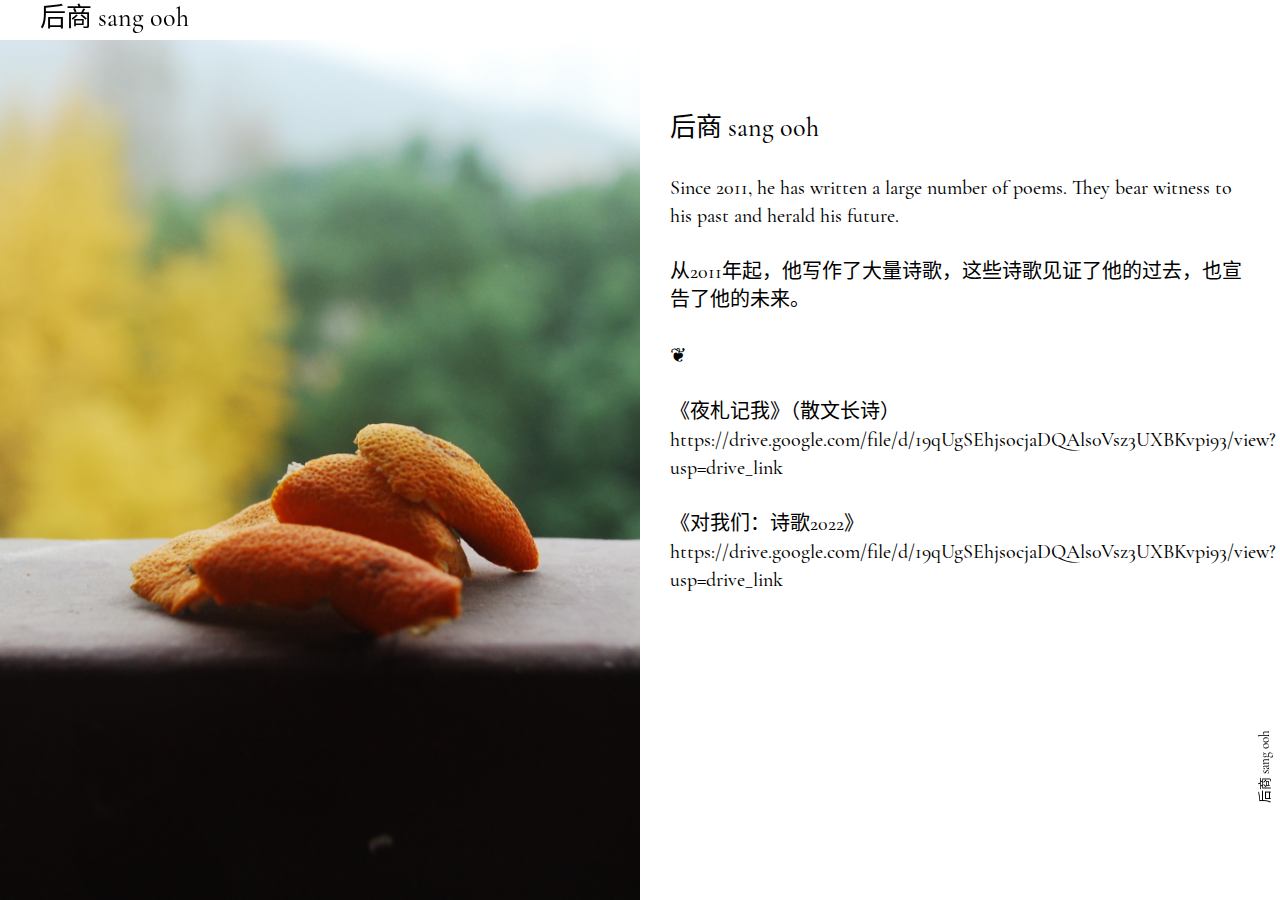
<file: poetry.html>
<!DOCTYPE html>
<html lang="zh-cn">

<head>
    <meta http-equiv="Content-Type" content="text/html; charset=UTF-8">
    <meta name="viewport" content="width=device-width, initial-scale=1">
    <style>
        @font-face {
            font-family: 'Cormorant Garamond';
            font-style: normal;
            font-weight: 500;
            src: local('Cormorant Garamond Medium'), local('CormorantGaramond-Medium'), url('https://doublenine18.github.io/theme/fonts/cormorant-garamond-v7-latin-500.woff2') format('woff2'), url('https://doublenine18.github.io/theme/fonts/cormorant-garamond-v7-latin-500.woff') format('woff');
        }

        @font-face {
            font-family: 'Cormorant Garamond';
            font-style: italic;
            font-weight: 500;
            src: local('Cormorant Garamond Medium Italic'), local('CormorantGaramond-MediumItalic'), url('https://doublenine18.github.io/theme/fonts/cormorant-garamond-v7-latin-500italic.woff2') format('woff2'), url('https://doublenine18.github.io/theme/fonts/cormorant-garamond-v7-latin-500italic.woff') format('woff');
        }
    </style>
    <title>后商 sang ooh</title>
    <meta name="description" content="">
    <meta name="robots" content="index, follow">
    <meta property="og:locale" content="zh-cn">
    <meta property="og:locale:alternate" content="en_US">
    <meta property="og:type" content="article">
    <meta property="og:title" content="后商 sang ooh">
    <meta property="og:description" content=" A Good Friend. ">
    <meta property="og:url" content="https://doublenine18.github.io/poetry.html">
    <meta property="og:site_name" content="后商 sang ooh">
    <meta property="og:image" content="https://doublenine18.github.io/theme/poetry.jpg">
    <!-- <meta name="twitter:card" content="summary">
    <meta name="twitter:description" content="">
    <meta name="twitter:title" content="Leben / Lutz Seiler">
    <meta name="twitter:image" content="https://lutzseiler.de/media/bio.jpg"> -->
    <link rel="stylesheet" href="https://doublenine18.github.io/theme/bundled.style.css">
</head>

<body class="cat6 art6">
    <header class="uk-container uk-container-expand ls-header" data-uk-sticky>
        <nav class="uk-navbar-container uk-navbar-transparent" data-uk-navbar>
            <div class="uk-navbar-left uk-width-1-2@m">
                <a class="ls-logo" href="/" style="font-size: 26px; line-height: 36px;">后商 sang ooh</a>
                <ul class="uk-navbar-nav ls-nav ls-nav__main uk-visible@m">
                    <li class=""><a href="https://doublenine18.github.io/bio.html"><span data-name="Bio">Bio</span></a>
                    </li>
                    <li class=""><a href="https://doublenine18.github.io/interview.html"><span
                                data-name="Interview">Interview</span></a></li>
                    <li class=""><a href="https://doublenine18.github.io/longread.html"><span
                                data-name="Longread">Longread</span></a></li>
                    <li class=""><a href="https://doublenine18.github.io/artreview.html"><span
                                data-name="Artreview">Artreview</span></a></li>
                    <li class=""><a href="https://doublenine18.github.io/bookreview.html"><span data-name="Bookreview">Bookreview</span></a></li>

                    <li class=""><a href="https://doublenine18.github.io/salon.html"><span
                                data-name="Salon">Salon</span></a></li>
                    <li class=""><a href="https://doublenine18.github.io/poetry.html"><span
                                data-name="Poetry">Poetry</span></a></li>
                    <li class=""><a href="https://doublenine18.github.io/contact.html"><span
                                data-name="Contact">Contact</span></a></li>
                </ul>
            </div>
            <div class="uk-navbar-right uk-width-1-2@m">
                <ul class="uk-navbar-nav ls-nav ls-nav__sub uk-visible@s"></ul>
            </div>
            <a href="#" class="ls-toggle-icon uk-hidden@m" data-uk-icon="icon: menu; ratio: 1.5"
                data-uk-toggle="target: #offcanvas-nav"></a>
        </nav>
    </header>
    <div class="content" id="content">
        <div class="uk-grid-collapse uk-child-width-1-2@s" data-uk-grid>
            <div>
                <div class="ls-img_sticky" data-uk-sticky="offset: 40; media: 640">
                    <div class="ls-figure notwork" style="background-image:url(&#39;/theme/poetry.jpg&#39;)">
                        <img data-src="https://doublenine18.github.io/theme/poetry.jpg" data-uk-cover="media: 640"
                            alt=" 后商 sang ooh " src="https://doublenine18.github.io/theme/poetry.jpg" data-uk-img>
                        <!-- <div class="ls-copy uk-position-bottom-left"> 后商 sang ooh </div> -->
                    </div>
                </div>
            </div>
            <div>
                <div class="ls-padding">
                    <div class="ls-content">
                        <div class="txt">
                            <h2>后商 sang ooh</h2>
                            <p>Since 2011, he has written a large number of poems. They bear witness to his past and
                                herald his future. </p>
                            <p>从2011年起，他写作了大量诗歌，这些诗歌见证了他的过去，也宣告了他的未来。</p>
                            ❦

                            <p>《夜札记我》（散文长诗）<br>
                                https://drive.google.com/file/d/19qUgSEhjsocjaDQAls0Vsz3UXBKvpi93/view?usp=drive_link
                            </p>


                            <p>《对我们：诗歌2022》<br>
                                https://drive.google.com/file/d/19qUgSEhjsocjaDQAls0Vsz3UXBKvpi93/view?usp=drive_link
                            </p>
                        </div>
                    </div>
                </div>
            </div>
        </div>
    </div>
    <ul class="uk-navbar-nav nav_meta rotate">
        <li>
            <a href="https://doublenine18.github.io/">后商 sang ooh</a>
        </li>
    </ul>
    <div id="offcanvas-nav" data-uk-offcanvas="mode: none; flip: true;">
        <div class="uk-offcanvas-bar">
            <a href="#" class="ls-toggle-icon__close uk-offcanvas-close" data-uk-icon="icon: close; ratio: 1.5"></a>
            <ul class="ls-offcanvas-nav uk-h1">
                <li class=""><a href="https://doublenine18.github.io/bio.html"><span data-name="Bio">BIO</span></a></li>
                <li class=""><a href="https://doublenine18.github.io/interview.html"><span
                            data-name="Interview">INTERVIEW</span></a></li>
                <li class=""><a href="https://doublenine18.github.io/longread.html"><span
                            data-name="Longread">LONGREAD</span></a></li>
                <li class=""><a href="https://doublenine18.github.io/artreview.html"><span
                            data-name="Artreview">ARTREVIEW</span></a></li>
                <li class=""><a href="https://doublenine18.github.io/bookreview.html"><span
                            data-name="Bookreview">BOOKREVIEW</span></a></li>
                <li class=""><a href="https://doublenine18.github.io/salon.html"><span
                            data-name="Salon">SALON</span></a></li>
                <li class=""><a href="https://doublenine18.github.io/poetry.html"><span
                            data-name="Poetry">POETRY</span></a></li>
                <li class=""><a href="https://doublenine18.github.io/contact.html"><span
                            data-name="Contact">CONTACT</span></a></li>
            </ul>
        </div>
    </div>
    <script src="https://doublenine18.github.io/theme/bundled.script.js"></script>
</body>

</html>
</file>
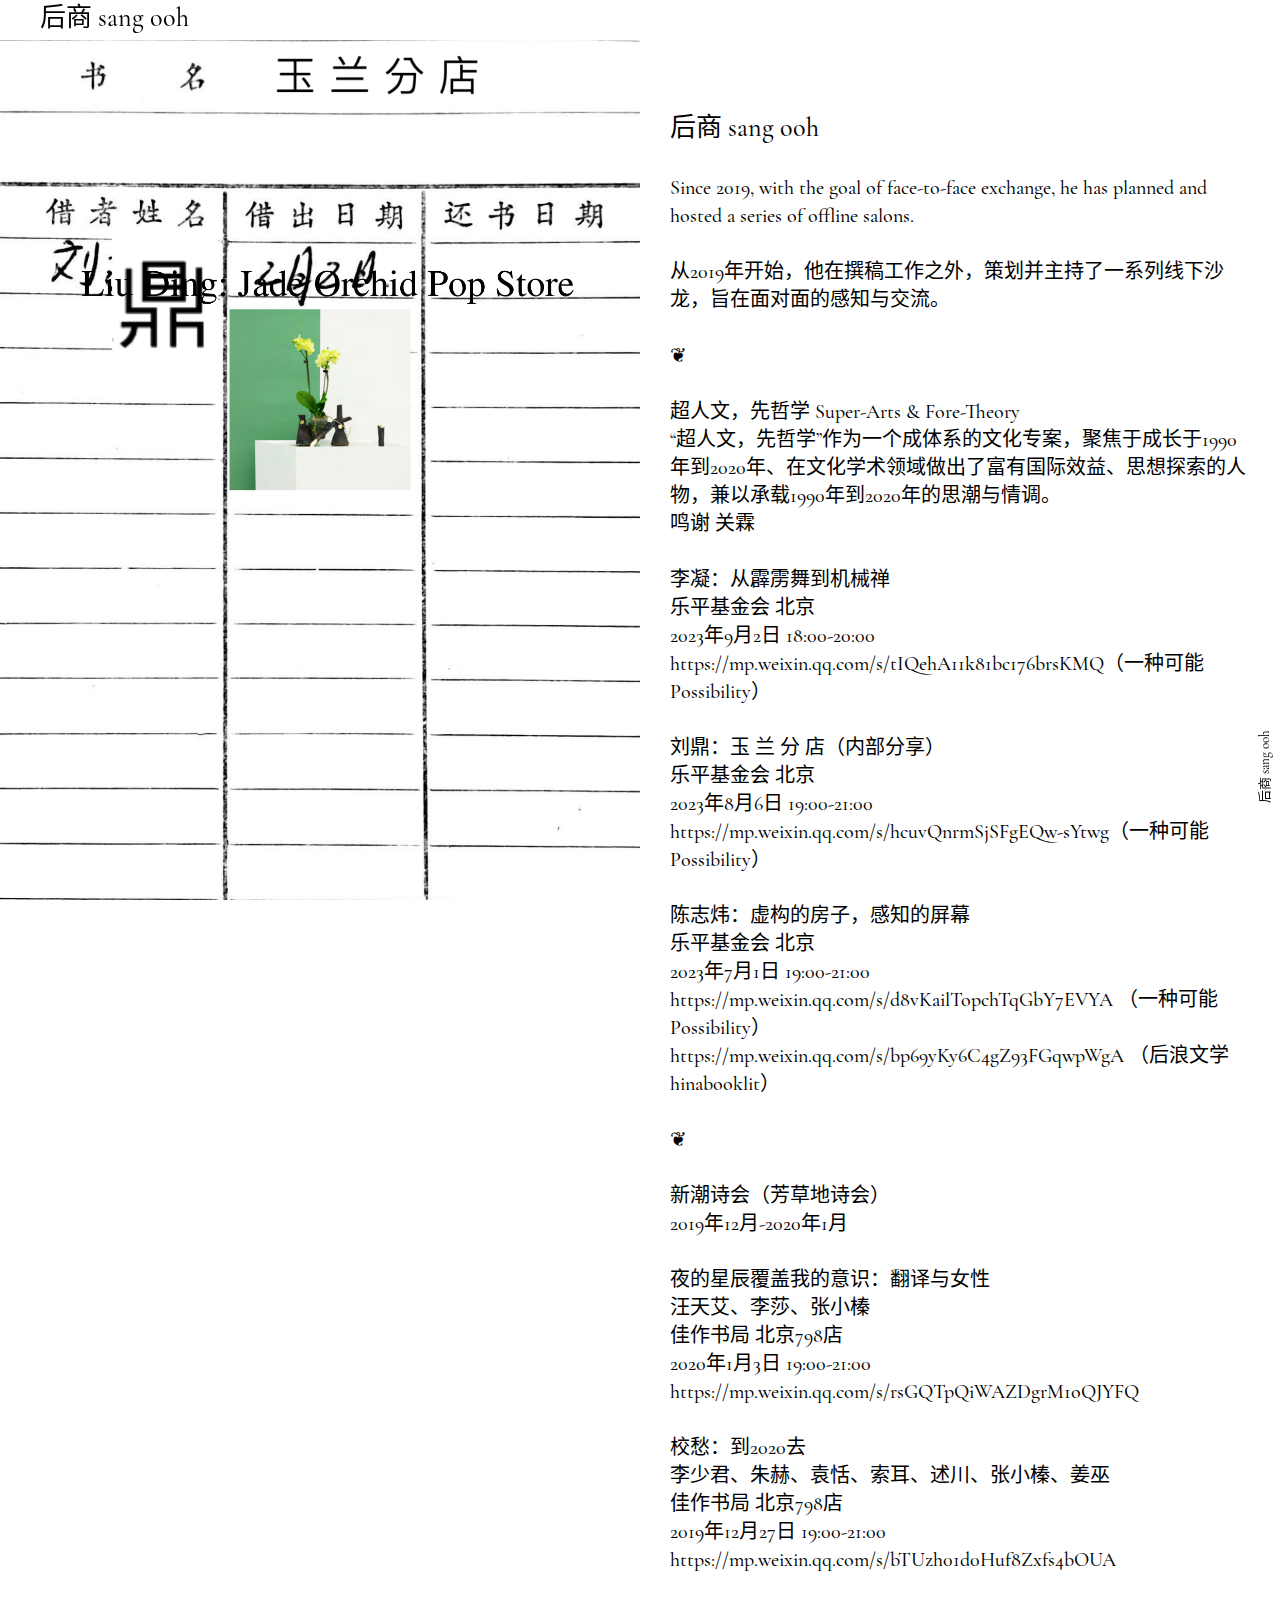
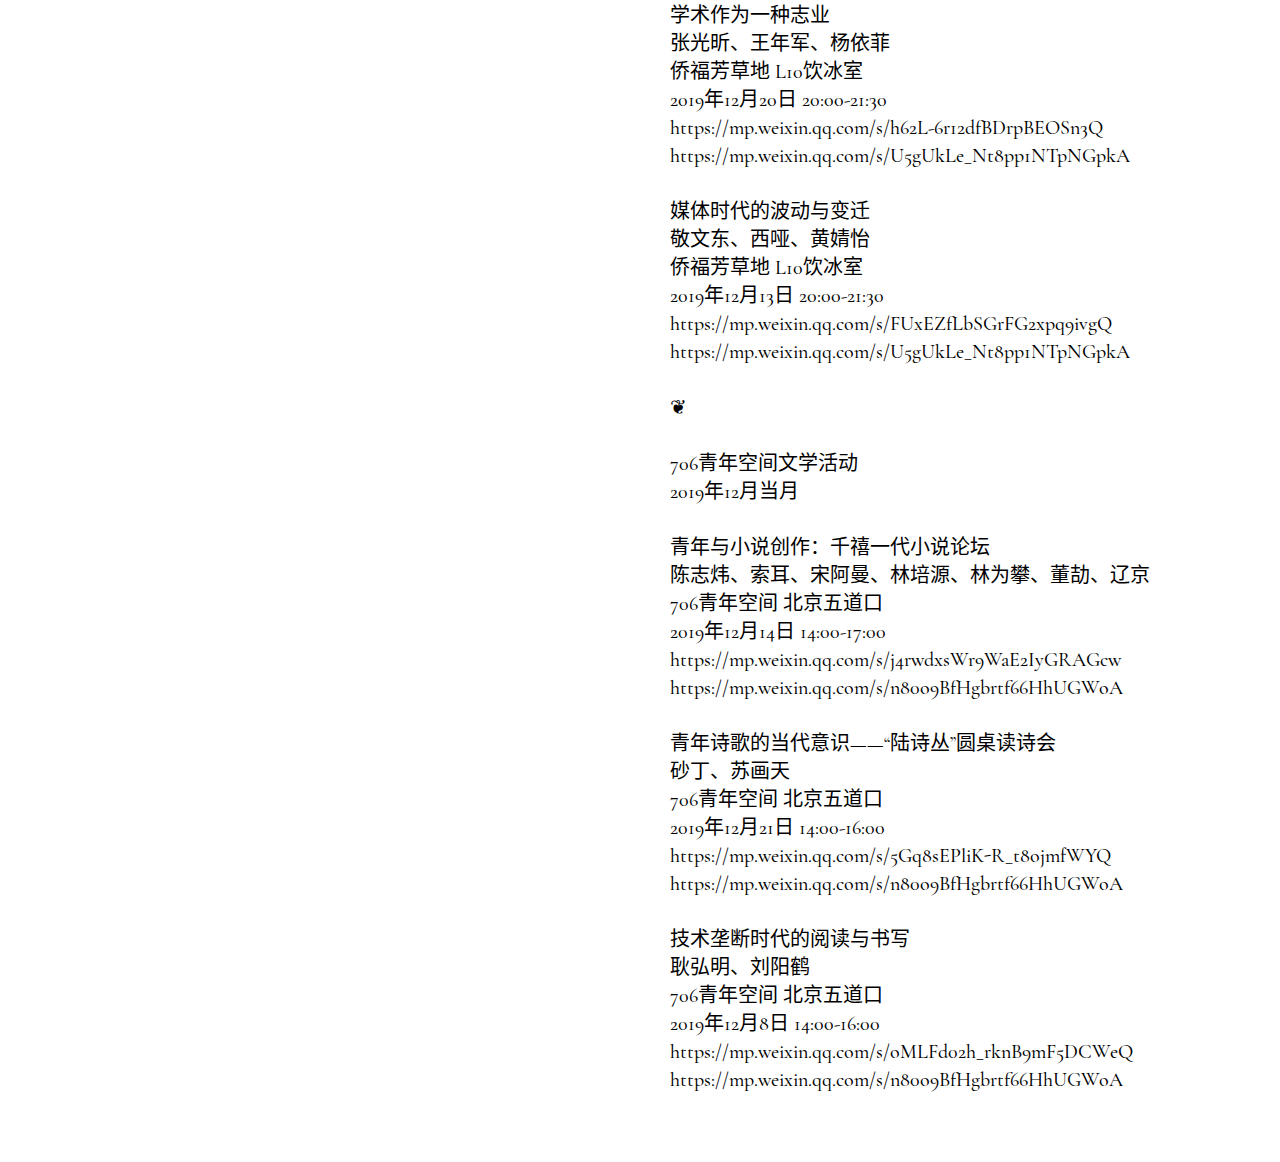
<file: salon.html>
<!DOCTYPE html>
<html lang="zh-cn">

<head>
    <meta http-equiv="Content-Type" content="text/html; charset=UTF-8">
    <meta name="viewport" content="width=device-width, initial-scale=1">
    <style>
        @font-face {
            font-family: 'Cormorant Garamond';
            font-style: normal;
            font-weight: 500;
            src: local('Cormorant Garamond Medium'), local('CormorantGaramond-Medium'), url('https://doublenine18.github.io/theme/fonts/cormorant-garamond-v7-latin-500.woff2') format('woff2'), url('https://doublenine18.github.io/theme/fonts/cormorant-garamond-v7-latin-500.woff') format('woff');
        }

        @font-face {
            font-family: 'Cormorant Garamond';
            font-style: italic;
            font-weight: 500;
            src: local('Cormorant Garamond Medium Italic'), local('CormorantGaramond-MediumItalic'), url('https://doublenine18.github.io/theme/fonts/cormorant-garamond-v7-latin-500italic.woff2') format('woff2'), url('https://doublenine18.github.io/theme/fonts/cormorant-garamond-v7-latin-500italic.woff') format('woff');
        }
    </style>
    <title>后商 sang ooh</title>
    <meta name="description" content="">
    <meta name="robots" content="index, follow">
    <meta property="og:locale" content="zh-cn">
    <meta property="og:locale:alternate" content="en_US">
    <meta property="og:type" content="article">
    <meta property="og:title" content="后商 sang ooh">
    <meta property="og:description" content=" A Good Friend. ">
    <meta property="og:url" content="https://doublenine18.github.io/salon.html">
    <meta property="og:site_name" content="后商 sang ooh">
    <meta property="og:image" content="https://doublenine18.github.io/theme/salon.jpg">
    <!-- <meta name="twitter:card" content="summary">
    <meta name="twitter:description" content="">
    <meta name="twitter:title" content="Leben / Lutz Seiler">
    <meta name="twitter:image" content="https://lutzseiler.de/media/bio.jpg"> -->
    <link rel="stylesheet" href="https://doublenine18.github.io/theme/bundled.style.css">
</head>

<body class="cat6 art6">
    <header class="uk-container uk-container-expand ls-header" data-uk-sticky>
        <nav class="uk-navbar-container uk-navbar-transparent" data-uk-navbar>
            <div class="uk-navbar-left uk-width-1-2@m">
                <a class="ls-logo" href="/" style="font-size: 26px; line-height: 36px;">后商 sang ooh</a>
                <ul class="uk-navbar-nav ls-nav ls-nav__main uk-visible@m">
                    <li class=""><a href="https://doublenine18.github.io/bio.html"><span data-name="Bio">Bio</span></a>
                    </li>
                    <li class=""><a href="https://doublenine18.github.io/interview.html"><span
                                data-name="Interview">Interview</span></a></li>
                    <li class=""><a href="https://doublenine18.github.io/longread.html"><span
                                data-name="Longread">Longread</span></a></li>
                    <li class=""><a href="https://doublenine18.github.io/artreview.html"><span
                                data-name="Artreview">Artreview</span></a></li>
                    <li class=""><a href="https://doublenine18.github.io/bookreview.html"><span data-name="Bookreview">Bookreview</span></a></li>

                    <li class=""><a href="https://doublenine18.github.io/salon.html"><span
                                data-name="Salon">Salon</span></a></li>
                    <li class=""><a href="https://doublenine18.github.io/poetry.html"><span
                                data-name="Poetry">Poetry</span></a></li>
                    <li class=""><a href="https://doublenine18.github.io/contact.html"><span
                                data-name="Contact">Contact</span></a></li>
                </ul>
            </div>
            <div class="uk-navbar-right uk-width-1-2@m">
                <ul class="uk-navbar-nav ls-nav ls-nav__sub uk-visible@s"></ul>
            </div>
            <a href="#" class="ls-toggle-icon uk-hidden@m" data-uk-icon="icon: menu; ratio: 1.5"
                data-uk-toggle="target: #offcanvas-nav"></a>
        </nav>
    </header>
    <div class="content" id="content">
        <div class="uk-grid-collapse uk-child-width-1-2@s" data-uk-grid>
            <div>
                <div class="ls-img_sticky" data-uk-sticky="offset: 40; media: 640">
                    <div class="ls-figure notwork" style="background-image:url(&#39;/theme/salon.jpg&#39;)">
                        <img data-src="https://doublenine18.github.io/theme/salon.jpg" data-uk-cover="media: 640"
                            alt=" 后商 sang ooh " src="https://doublenine18.github.io/theme/salon.jpg" data-uk-img>
                        <!-- <div class="ls-copy uk-position-bottom-left"> 后商 sang ooh </div> -->
                    </div>
                </div>
            </div>
            <div>
                <div class="ls-padding">
                    <div class="ls-content">
                        <div class="txt">
                            <h2>后商 sang ooh</h2>

                            <p>Since 2019, with the goal of face-to-face exchange, he has planned and hosted a series of
                                offline salons.</p>
                            <p>从2019年开始，他在撰稿工作之外，策划并主持了一系列线下沙龙，旨在面对面的感知与交流。</p>


                            ❦

                            <p>超人文，先哲学 Super-Arts & Fore-Theory<br>
                                “超人文，先哲学”作为一个成体系的文化专案，聚焦于成长于1990年到2020年、在文化学术领域做出了富有国际效益、思想探索的人物，兼以承载1990年到2020年的思潮与情调。<br>
                                鸣谢 关霖</p>

                            <p>李凝：从霹雳舞到机械禅<br>
                                乐平基金会 北京<br>
                                2023年9月2日 18:00-20:00<br>
                                https://mp.weixin.qq.com/s/tIQehA11k81bc176brsKMQ（一种可能Possibility）</p>

                            <p>刘鼎：玉 兰 分 店（内部分享）<br>
                                乐平基金会 北京<br>
                                2023年8月6日 19:00-21:00<br>
                                https://mp.weixin.qq.com/s/hcuvQnrmSjSFgEQw-sYtwg（一种可能Possibility）</p>

                            <p>陈志炜：虚构的房子，感知的屏幕<br>
                                乐平基金会 北京<br>
                                2023年7月1日 19:00-21:00<br>
                                https://mp.weixin.qq.com/s/d8vKailTopchTqGbY7EVYA （一种可能Possibility）<br>
                                https://mp.weixin.qq.com/s/bp69yKy6C4gZ93FGqwpWgA （后浪文学hinabooklit）</p>


                            ❦

                            <p>新潮诗会（芳草地诗会）<br>
                                2019年12月-2020年1月</p>

                            <p>夜的星辰覆盖我的意识：翻译与女性<br>
                                汪天艾、李莎、张小榛<br>
                                佳作书局 北京798店<br>
                                2020年1月3日 19:00-21:00<br>
                                https://mp.weixin.qq.com/s/rsGQTpQiWAZDgrM1oQJYFQ</p>

                            <p>校愁：到2020去<br>
                                李少君、朱赫、袁恬、索耳、述川、张小榛、姜巫<br>
                                佳作书局 北京798店<br>
                                2019年12月27日 19:00-21:00 <br>
                                https://mp.weixin.qq.com/s/bTUzh01d0Huf8Zxfs4bOUA</p>

                            <p>学术作为一种志业<br>
                                张光昕、王年军、杨依菲<br>
                                侨福芳草地 L10饮冰室<br>
                                2019年12月20日 20:00-21:30<br>
                                https://mp.weixin.qq.com/s/h62L-6r12dfBDrpBEOSn3Q<br>
                                https://mp.weixin.qq.com/s/U5gUkLe_Nt8pp1NTpNGpkA</p>

                            <p>媒体时代的波动与变迁<br>
                                敬文东、西哑、黄婧怡<br>
                                侨福芳草地 L10饮冰室<br>
                                2019年12月13日 20:00-21:30<br>
                                https://mp.weixin.qq.com/s/FUxEZfLbSGrFG2xpq9ivgQ<br>
                                https://mp.weixin.qq.com/s/U5gUkLe_Nt8pp1NTpNGpkA</p>


                            ❦

                            <p>706青年空间文学活动<br>
                                2019年12月当月</p>

                            <p>青年与小说创作：千禧一代小说论坛<br>
                                陈志炜、索耳、宋阿曼、林培源、林为攀、董劼、辽京<br>
                                706青年空间 北京五道口<br>
                                2019年12月14日 14:00-17:00<br>
                                https://mp.weixin.qq.com/s/j4rwdxsWr9WaE2IyGRAGcw<br>
                                https://mp.weixin.qq.com/s/n80o9BfHgbrtf66HhUGWoA</p>

                            <p>青年诗歌的当代意识——“陆诗丛”圆桌读诗会<br>
                                砂丁、苏画天<br>
                                706青年空间 北京五道口<br>
                                2019年12月21日 14:00-16:00<br>
                                https://mp.weixin.qq.com/s/5Gq8sEPliK-R_t8ojmfWYQ<br>
                                https://mp.weixin.qq.com/s/n80o9BfHgbrtf66HhUGWoA</p>

                            <p>技术垄断时代的阅读与书写<br>
                                耿弘明、刘阳鹤<br>
                                706青年空间 北京五道口<br>
                                2019年12月8日 14:00-16:00<br>
                                https://mp.weixin.qq.com/s/oMLFd02h_rknB9mF5DCWeQ<br>
                                https://mp.weixin.qq.com/s/n80o9BfHgbrtf66HhUGWoA</p>

                        </div>
                    </div>
                </div>
            </div>
        </div>
    </div>
    <ul class="uk-navbar-nav nav_meta rotate">
        <li>
            <a href="https://doublenine18.github.io/">后商 sang ooh</a>
        </li>
    </ul>
    <div id="offcanvas-nav" data-uk-offcanvas="mode: none; flip: true;">
        <div class="uk-offcanvas-bar">
            <a href="#" class="ls-toggle-icon__close uk-offcanvas-close" data-uk-icon="icon: close; ratio: 1.5"></a>
            <ul class="ls-offcanvas-nav uk-h1">
                <li class=""><a href="https://doublenine18.github.io/bio.html"><span data-name="Bio">BIO</span></a></li>
                <li class=""><a href="https://doublenine18.github.io/interview.html"><span
                            data-name="Interview">INTERVIEW</span></a></li>
                <li class=""><a href="https://doublenine18.github.io/longread.html"><span
                            data-name="Longread">LONGREAD</span></a></li>
                <li class=""><a href="https://doublenine18.github.io/artreview.html"><span
                            data-name="Artreview">ARTREVIEW</span></a></li>
                <li class=""><a href="https://doublenine18.github.io/bookreview.html"><span
                            data-name="Bookreview">BOOKREVIEW</span></a></li>
                <li class=""><a href="https://doublenine18.github.io/salon.html"><span
                            data-name="Salon">SALON</span></a></li>
                <li class=""><a href="https://doublenine18.github.io/poetry.html"><span
                            data-name="Poetry">POETRY</span></a></li>
                <li class=""><a href="https://doublenine18.github.io/contact.html"><span
                            data-name="Contact">CONTACT</span></a></li>
            </ul>
        </div>
    </div>
    <script src="https://doublenine18.github.io/theme/bundled.script.js"></script>
</body>

</html>
</file>
